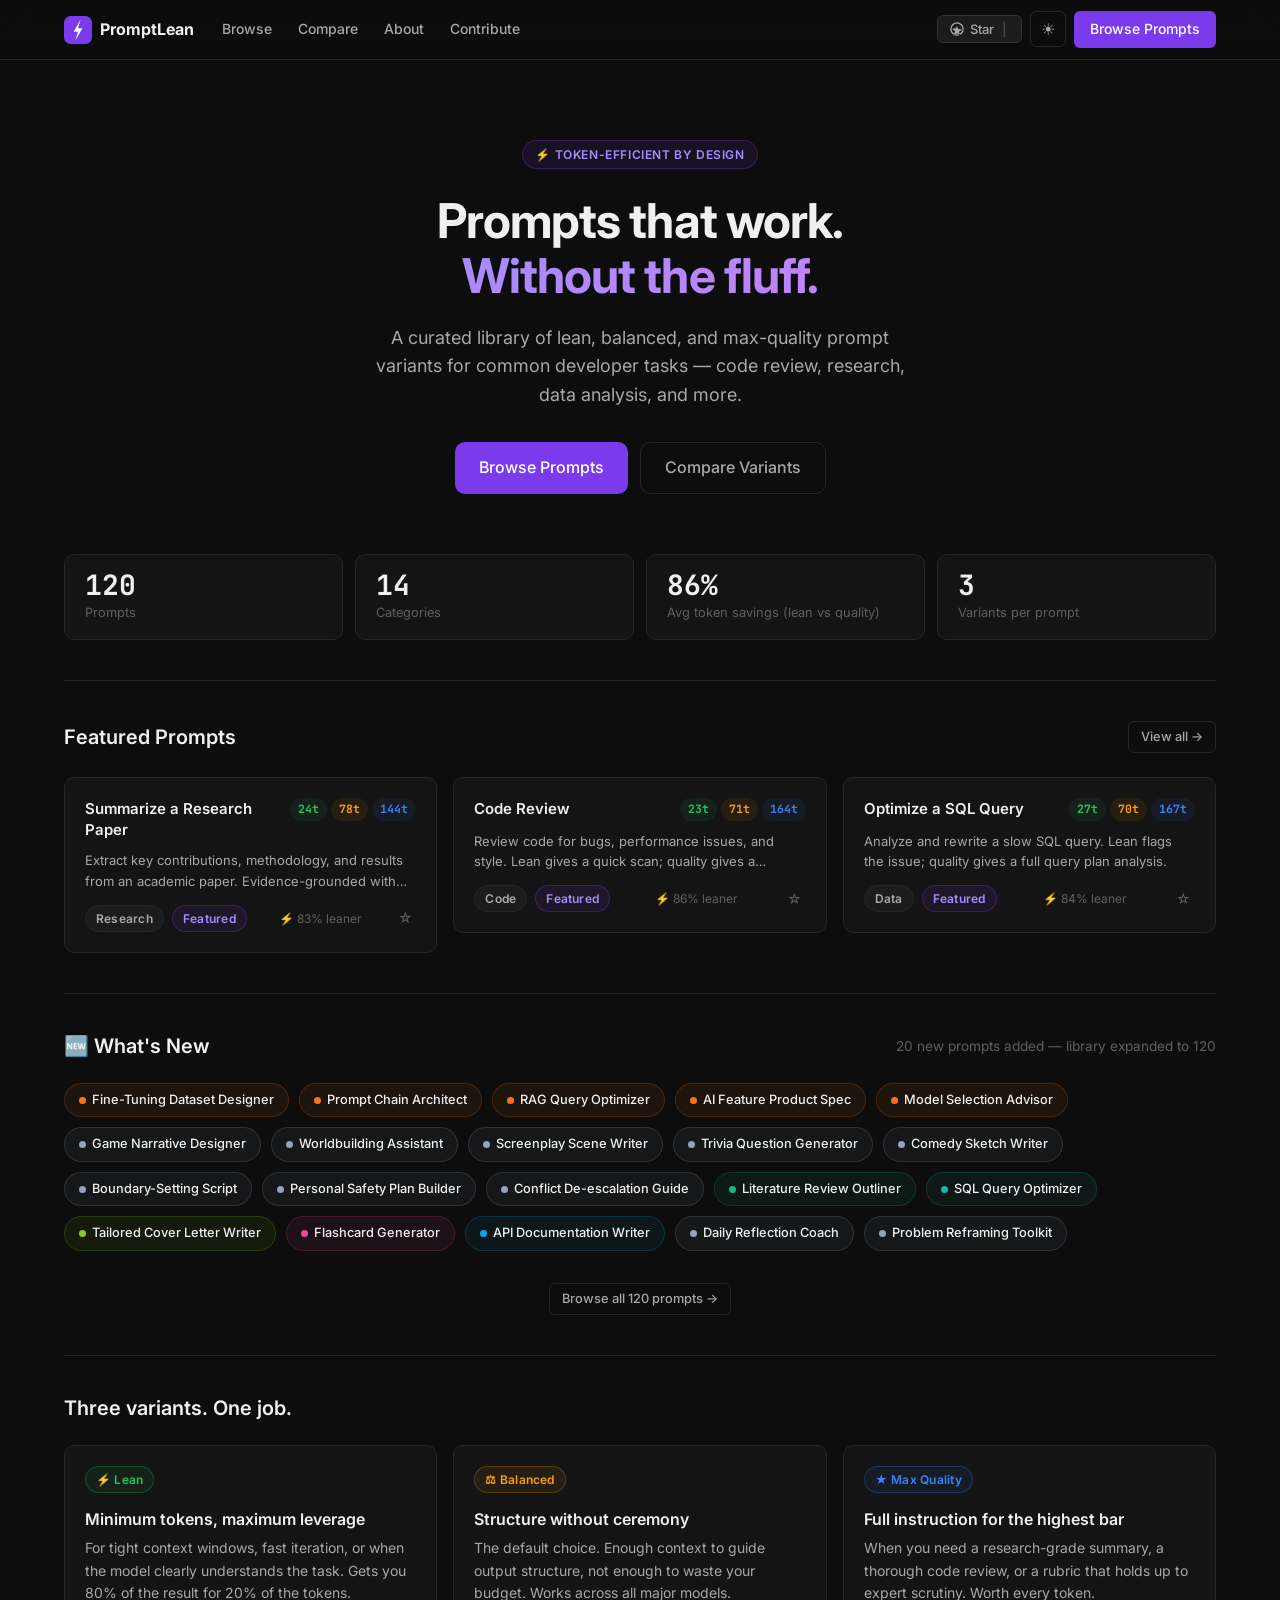
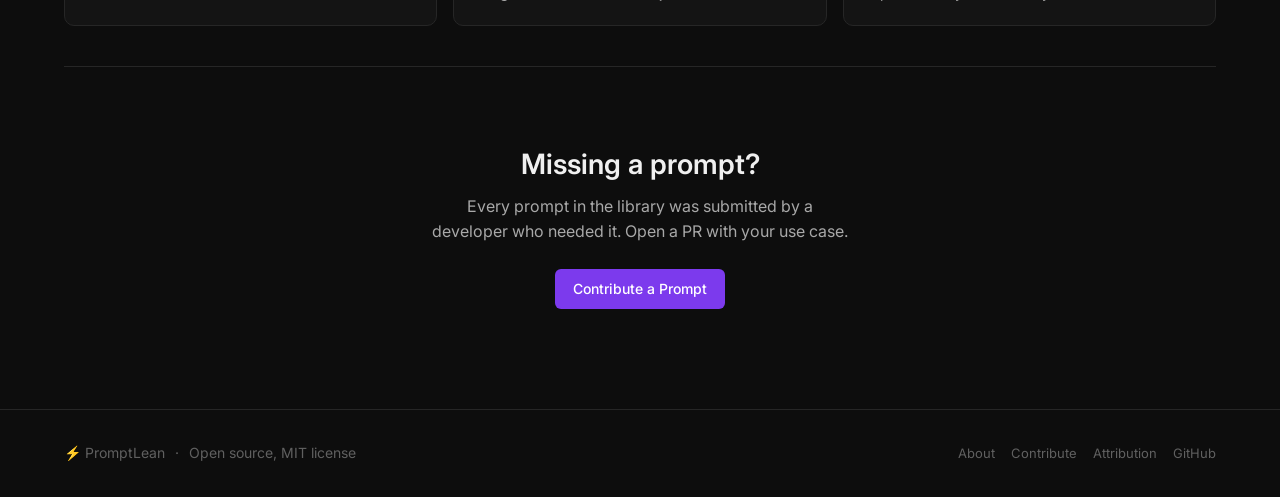
<file: index.html>
<!DOCTYPE html>
<html lang="en" data-theme="dark">
<head>
  <meta charset="UTF-8" />
  <link rel="icon" type="image/svg+xml" href="favicon.svg">
  <meta name="viewport" content="width=device-width, initial-scale=1.0" />
  <title>PromptLean — Token-Efficient Prompt Library for LLMs</title>

  <!-- Primary SEO -->
  <meta name="description" content="PromptLean is a free, open-source library of 120 token-efficient prompts across 14 categories. Every prompt ships with Lean, Balanced, and Max Quality variants — plus model notes and quality benchmarks for GPT-5.4, Claude, Gemini, Grok, Llama, and more." />
  <meta name="keywords" content="prompt engineering, prompt library, LLM prompts, ChatGPT prompts, Claude prompts, Gemini prompts, token optimization, prompt templates, AI prompts, open source prompts, code review prompt, resume prompt, creative writing prompt, interview prep prompt, prompt engineering guide" />
  <meta name="author" content="Md Kishor Morol" />
  <link rel="canonical" href="https://kishormorol.github.io/promptlean/" />

  <!-- Open Graph -->
  <meta property="og:type" content="website" />
  <meta property="og:url" content="https://kishormorol.github.io/promptlean/" />
  <meta property="og:title" content="PromptLean — Token-Efficient Prompt Library for LLMs" />
  <meta property="og:description" content="120 prompts, 14 categories, 3 variants each. Every prompt is benchmarked across GPT-5.4, Claude, Gemini, Grok, Llama, and Mistral. Free and open source." />
  <meta property="og:image" content="https://kishormorol.github.io/promptlean/assets/img/og.png" />
  <meta property="og:site_name" content="PromptLean" />

  <!-- Twitter / X -->
  <meta name="twitter:card" content="summary_large_image" />
  <meta name="twitter:title" content="PromptLean — Token-Efficient Prompt Library for LLMs" />
  <meta name="twitter:description" content="120 prompts, 14 categories, 3 variants each. Benchmarked across 8 frontier models. Free and open source." />
  <meta name="twitter:image" content="https://kishormorol.github.io/promptlean/assets/img/og.png" />

  <!-- JSON-LD structured data -->
  <script type="application/ld+json">
  {
    "@context": "https://schema.org",
    "@type": "SoftwareApplication",
    "name": "PromptLean",
    "url": "https://kishormorol.github.io/promptlean/",
    "description": "Open-source library of token-efficient prompts for LLMs. 120 prompts across 14 categories — code, research, creative writing, career, education, mental health, and more. Every prompt has Lean, Balanced, and Max Quality variants with benchmarks across 8 frontier models.",
    "applicationCategory": "DeveloperApplication",
    "operatingSystem": "Web",
    "offers": { "@type": "Offer", "price": "0", "priceCurrency": "USD" },
    "author": { "@type": "Person", "name": "Md Kishor Morol", "url": "https://github.com/kishormorol" },
    "sourceCode": "https://github.com/kishormorol/promptlean",
    "keywords": "prompt engineering, LLM prompts, ChatGPT prompts, Claude prompts, token optimization, prompt library, prompt templates",
    "featureList": [
      "120 prompts across 14 categories",
      "3 variants per prompt: Lean (18-40 tokens), Balanced (50-110 tokens), Max Quality (85-230 tokens)",
      "Model notes and quality benchmarks for GPT-5.4, Claude Sonnet/Opus 4.6, Gemini 3.1 Pro, Grok 4, Llama 4 Scout, Mistral Large 3, o1",
      "Model × Variant comparison table on every prompt page",
      "Side-by-side variant compare view",
      "Free, no sign-up, no API key required"
    ]
  }
  </script>
  <link rel="preconnect" href="https://fonts.googleapis.com">
  <link href="https://fonts.googleapis.com/css2?family=Inter:wght@400;500;600;700&family=JetBrains+Mono:wght@400;500&display=swap" rel="stylesheet">
  <link rel="stylesheet" href="assets/css/main.css">
</head>
<body>

<nav>
  <div class="nav-inner">
    <a href="index.html" class="nav-logo">
      <img src="assets/img/logo.svg" alt="PromptLean" class="nav-logo-icon" style="border-radius:7px;">
      PromptLean
    </a>
    <div class="nav-links">
      <a href="browse.html" class="nav-link">Browse</a>
      <a href="compare.html" class="nav-link">Compare</a>
      <a href="about.html" class="nav-link">About</a>
      <a href="contribute.html" class="nav-link">Contribute</a>
    </div>
    <div class="nav-actions">
      <a href="https://github.com/kishormorol/promptlean" target="_blank" rel="noopener" class="github-star-btn">
        <svg viewBox="0 0 16 16" fill="currentColor"><path d="M8 .25a7.75 7.75 0 1 0 0 15.5A7.75 7.75 0 0 0 8 .25Zm0 1.5a6.25 6.25 0 1 1 0 12.5A6.25 6.25 0 0 1 8 1.75Zm-.25 3.25a.75.75 0 0 1 .5 0l.963 2.97 3.124.022a.75.75 0 0 1 .44 1.354l-2.527 1.82.972 2.95a.75.75 0 0 1-1.154.838L8 12.845l-2.068 1.414a.75.75 0 0 1-1.154-.838l.972-2.95-2.527-1.82a.75.75 0 0 1 .44-1.354l3.124-.022L7.75 5Z"/></svg>
        <span>Star</span><span class="gh-star-sep">|</span><span id="gh-stars"></span>
      </a>
      <button class="theme-toggle" id="theme-toggle" title="Toggle theme">☀</button>
      <a href="browse.html" class="nav-cta">Browse Prompts</a>
    </div>
  </div>
</nav>

<main class="page-content">
  <!-- Hero -->
  <div class="container">
    <div class="hero" style="padding-top: 40px;">
      <div class="hero-eyebrow">⚡ Token-efficient by design</div>
      <h1>Prompts that work.<br><em>Without the fluff.</em></h1>
      <p class="hero-sub">
        A curated library of lean, balanced, and max-quality prompt variants for common developer tasks — code review, research, data analysis, and more.
      </p>
      <div class="hero-actions">
        <a href="browse.html" class="btn btn-primary btn-lg">Browse Prompts</a>
        <a href="compare.html" class="btn btn-ghost btn-lg">Compare Variants</a>
      </div>
    </div>

    <!-- Stats -->
    <div class="stat-grid mb-8">
      <div class="stat-card">
        <div class="stat-value" id="stat-total">—</div>
        <div class="stat-label">Prompts</div>
      </div>
      <div class="stat-card">
        <div class="stat-value" id="stat-cats">—</div>
        <div class="stat-label">Categories</div>
      </div>
      <div class="stat-card">
        <div class="stat-value" id="stat-savings">—</div>
        <div class="stat-label">Avg token savings (lean vs quality)</div>
      </div>
      <div class="stat-card">
        <div class="stat-value">3</div>
        <div class="stat-label">Variants per prompt</div>
      </div>
    </div>

    <div class="divider"></div>

    <!-- Featured prompts -->
    <div class="section-header mb-6">
      <h2 class="section-title">Featured Prompts</h2>
      <a href="browse.html" class="btn btn-ghost btn-sm">View all →</a>
    </div>

    <div class="grid-3" id="featured-grid">
      <div class="text-3 text-sm">Loading...</div>
    </div>

    <div class="divider"></div>

    <!-- What's New -->
    <div class="section-header mb-6">
      <h2 class="section-title">🆕 What's New</h2>
      <span style="font-size:0.85rem;color:var(--text-3);">20 new prompts added — library expanded to 120</span>
    </div>
    <div id="whats-new-grid" style="display:flex;flex-wrap:wrap;gap:10px;margin-bottom:2rem;"></div>
    <div style="text-align:center;margin-bottom:2rem;">
      <a href="browse.html" class="btn btn-ghost btn-sm">Browse all 120 prompts →</a>
    </div>

    <div class="divider"></div>

    <!-- How it works -->
    <div class="mb-8">
      <h2 class="section-title mb-6">Three variants. One job.</h2>
      <div class="compare-grid" style="grid-template-columns: 1fr 1fr 1fr; gap: 16px;">

        <div class="card">
          <div class="flex-center gap-2 mb-4">
            <span class="badge badge-lean">⚡ Lean</span>
          </div>
          <h4 class="mb-2">Minimum tokens, maximum leverage</h4>
          <p style="font-size: 0.875rem;">For tight context windows, fast iteration, or when the model clearly understands the task. Gets you 80% of the result for 20% of the tokens.</p>
        </div>

        <div class="card">
          <div class="flex-center gap-2 mb-4">
            <span class="badge badge-balanced">⚖ Balanced</span>
          </div>
          <h4 class="mb-2">Structure without ceremony</h4>
          <p style="font-size: 0.875rem;">The default choice. Enough context to guide output structure, not enough to waste your budget. Works across all major models.</p>
        </div>

        <div class="card">
          <div class="flex-center gap-2 mb-4">
            <span class="badge badge-quality">★ Max Quality</span>
          </div>
          <h4 class="mb-2">Full instruction for the highest bar</h4>
          <p style="font-size: 0.875rem;">When you need a research-grade summary, a thorough code review, or a rubric that holds up to expert scrutiny. Worth every token.</p>
        </div>

      </div>
    </div>

    <div class="divider"></div>

    <!-- CTA -->
    <div style="text-align: center; padding: 40px 0 20px;">
      <h2 style="margin-bottom: 12px;">Missing a prompt?</h2>
      <p style="max-width: 420px; margin: 0 auto 24px;">Every prompt in the library was submitted by a developer who needed it. Open a PR with your use case.</p>
      <a href="contribute.html" class="btn btn-primary">Contribute a Prompt</a>
    </div>
  </div>
</main>

<footer>
  <div class="footer-inner">
    <div class="footer-left">
      <span>⚡ PromptLean</span>
      <span>·</span>
      <span>Open source, MIT license</span>
    </div>
    <div class="footer-links">
      <a href="about.html" class="footer-link">About</a>
      <a href="contribute.html" class="footer-link">Contribute</a>
      <a href="https://github.com/kishormorol/promptlean/blob/main/ATTRIBUTION.md" class="footer-link" target="_blank">Attribution</a>
      <a href="https://github.com/kishormorol/promptlean" class="footer-link" target="_blank">GitHub</a>
    </div>
  </div>
</footer>

<div id="toast"></div>
<script src="assets/js/main.js"></script>
<script>
document.addEventListener('DOMContentLoaded', async () => {
  try {
    const data = await PL.loadPrompts();
    const prompts = data.prompts;

    // Stats
    document.getElementById('stat-total').textContent = prompts.length;
    document.getElementById('stat-cats').textContent = data.categories.length;

    const savings = prompts.map(p => {
      const l = p.variants.lean?.token_estimate;
      const q = p.variants.max_quality?.token_estimate;
      return l && q ? Math.round((1 - l/q) * 100) : 0;
    });
    const avg = Math.round(savings.reduce((a,b)=>a+b,0)/savings.length);
    document.getElementById('stat-savings').textContent = avg + '%';

    // Featured grid
    const featured = prompts.filter(p => p.featured).slice(0, 3);
    document.getElementById('featured-grid').innerHTML = featured.map(PL.renderCard).join('');

    // What's New chips
    const newIds = [
      'fine-tuning-dataset-designer','prompt-chain-architect','rag-query-optimizer',
      'ai-product-feature-spec','model-selection-advisor',
      'game-narrative-designer','worldbuilding-assistant','screenplay-scene-writer',
      'trivia-question-generator','comedy-sketch-writer',
      'boundary-setting-script','safety-plan-builder','de-escalation-guide',
      'literature-review-outline','sql-query-optimizer','cover-letter-writer',
      'flashcard-generator','api-documentation-writer','daily-reflection-coach','problem-reframing'
    ];
    const newPrompts = newIds.map(id => prompts.find(p => p.id === id)).filter(Boolean);
    const catColors = {
      'Code':'#6366f1','Engineering':'#0ea5e9','Writing':'#f59e0b','Research':'#10b981',
      'Productivity':'#8b5cf6','Education & Tutoring':'#ec4899','AI / ML':'#f97316',
      'Data':'#14b8a6','Career & Professional Growth':'#84cc16','General Purpose':'#94a3b8'
    };
    document.getElementById('whats-new-grid').innerHTML = newPrompts.map(p => {
      const color = catColors[p.category] || '#94a3b8';
      return `<a href="prompt.html?id=${p.id}" style="
        display:inline-flex;align-items:center;gap:6px;padding:6px 14px;
        border-radius:999px;border:1px solid ${color}33;background:${color}11;
        color:var(--text-1);text-decoration:none;font-size:0.8rem;font-weight:500;
        transition:background 0.15s;white-space:nowrap;
      " onmouseover="this.style.background='${color}22'" onmouseout="this.style.background='${color}11'">
        <span style="width:7px;height:7px;border-radius:50%;background:${color};flex-shrink:0;"></span>
        ${p.title}
      </a>`;
    }).join('');
  } catch (err) {
    PL.showError('featured-grid', err.message);
  }
});
</script>
</body>
</html>
</file>
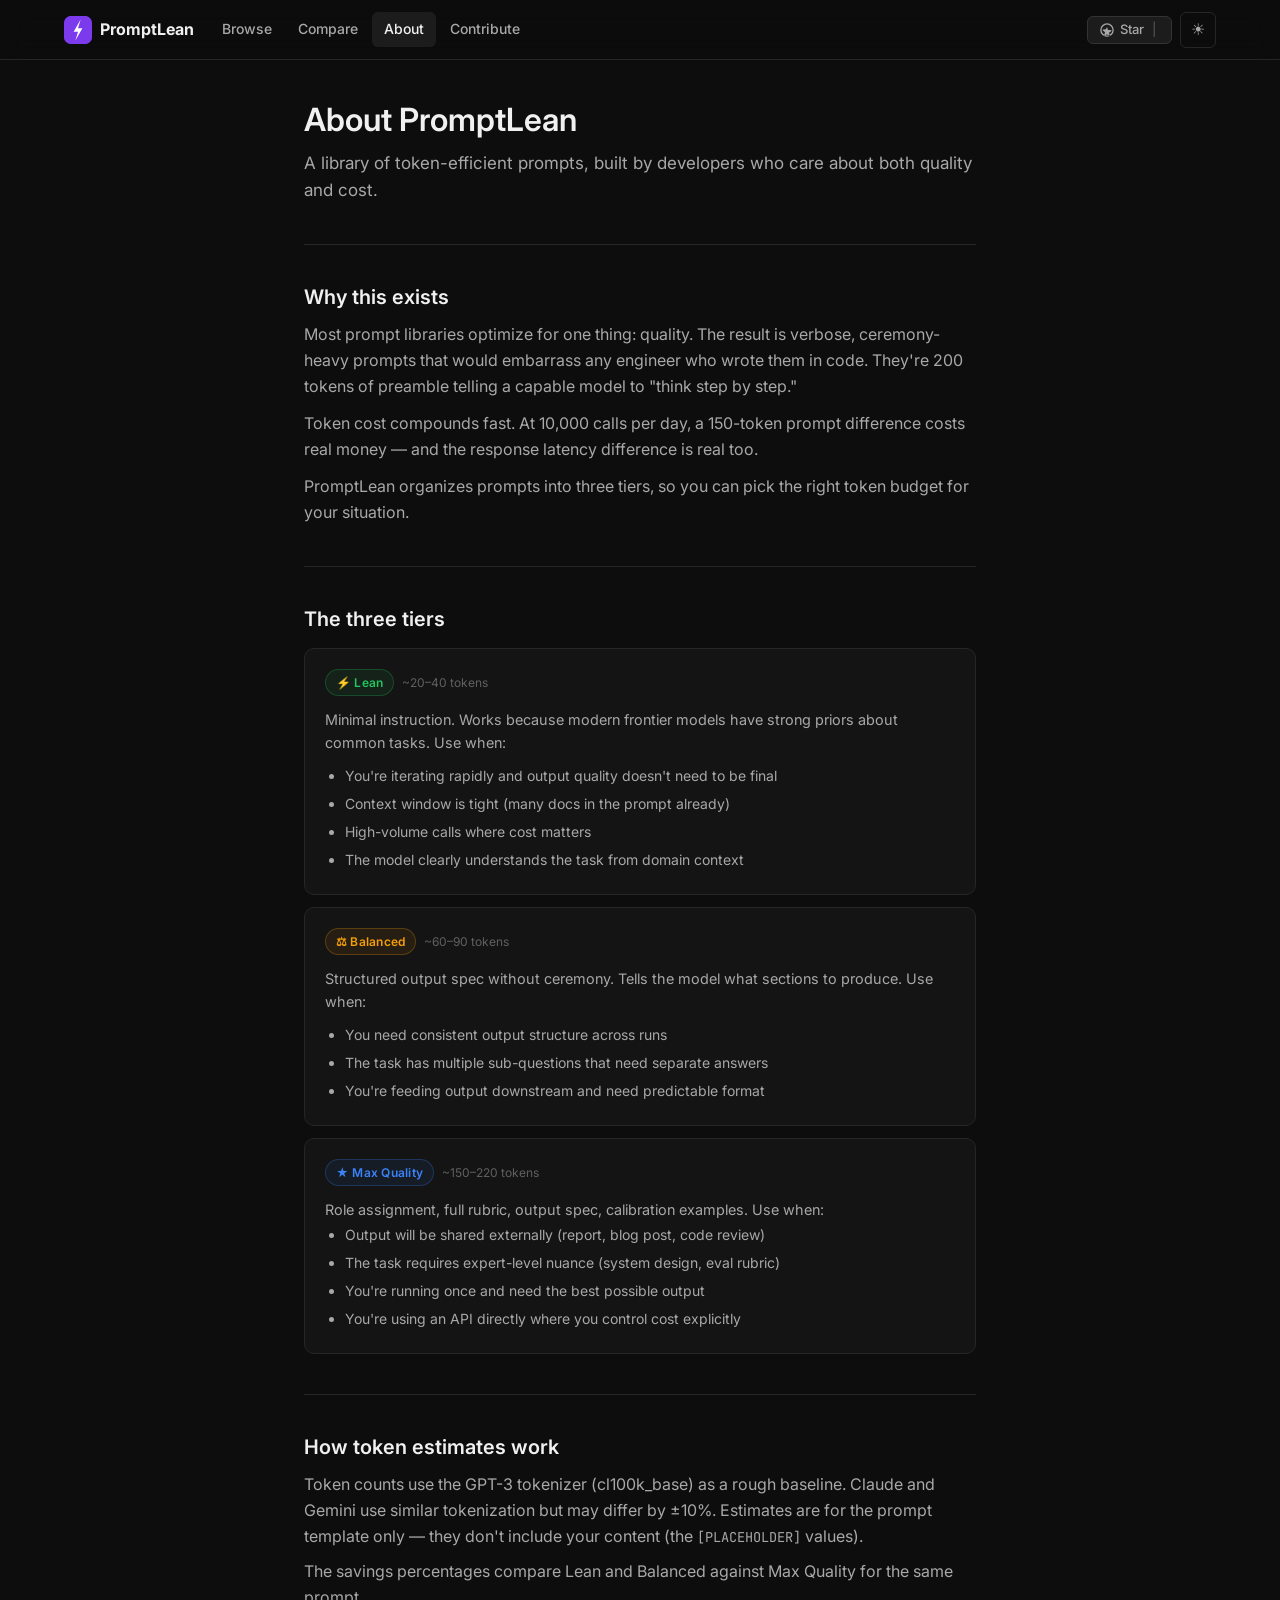
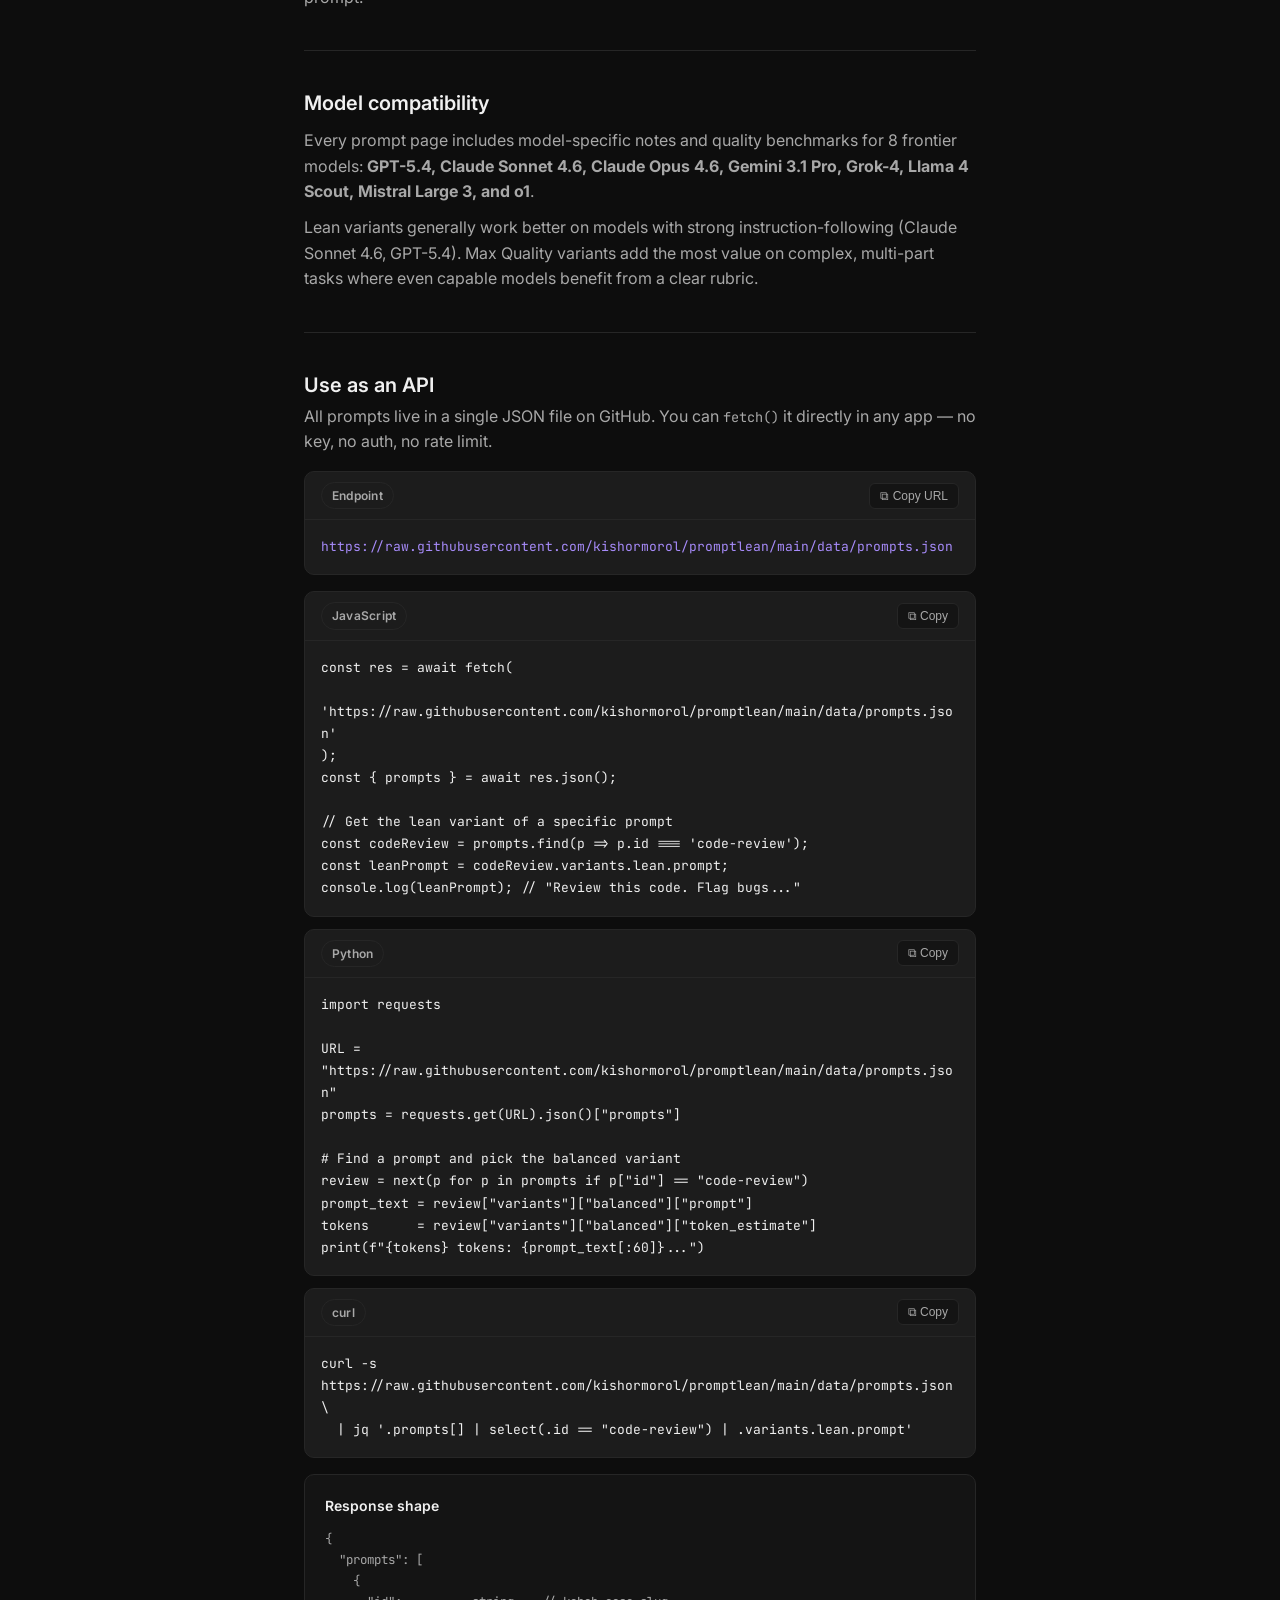
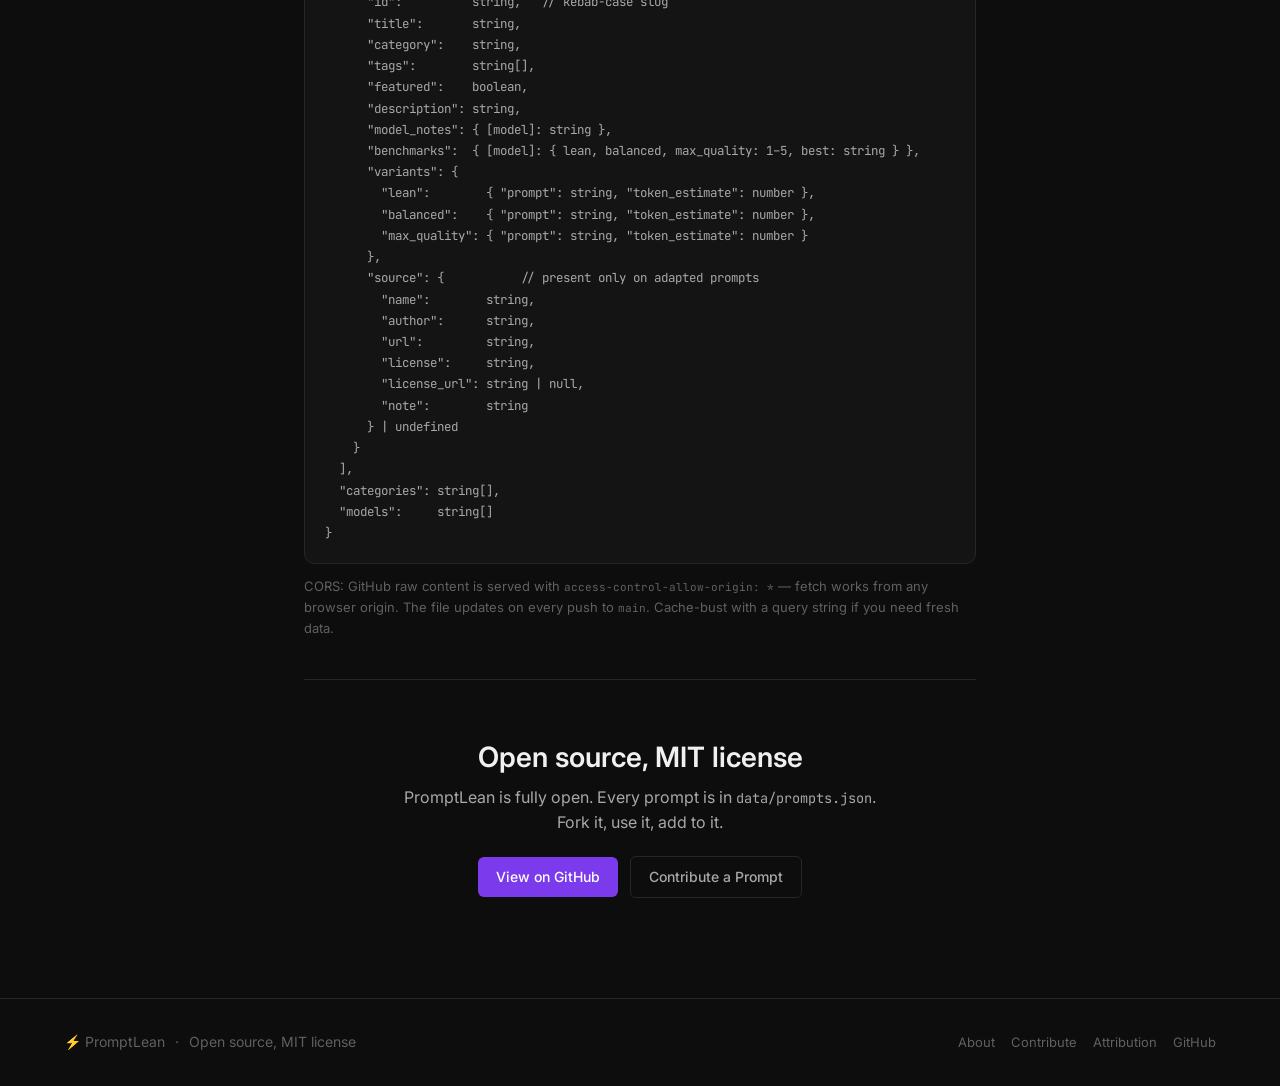
<file: about.html>
<!DOCTYPE html>
<html lang="en" data-theme="dark">
<head>
  <meta charset="UTF-8" />
  <link rel="icon" type="image/svg+xml" href="favicon.svg">
  <meta name="viewport" content="width=device-width, initial-scale=1.0" />
  <title>About — PromptLean</title>
  <meta name="description" content="Why PromptLean exists and how it works.">
  <link rel="preconnect" href="https://fonts.googleapis.com">
  <link href="https://fonts.googleapis.com/css2?family=Inter:wght@400;500;600;700&family=JetBrains+Mono:wght@400;500&display=swap" rel="stylesheet">
  <link rel="stylesheet" href="assets/css/main.css">
</head>
<body>

<nav>
  <div class="nav-inner">
    <a href="index.html" class="nav-logo">
      <img src="assets/img/logo.svg" alt="PromptLean" class="nav-logo-icon" style="border-radius:7px;">
      PromptLean
    </a>
    <div class="nav-links">
      <a href="browse.html" class="nav-link">Browse</a>
      <a href="compare.html" class="nav-link">Compare</a>
      <a href="about.html" class="nav-link active">About</a>
      <a href="contribute.html" class="nav-link">Contribute</a>
    </div>
    <div class="nav-actions">
      <a href="https://github.com/kishormorol/promptlean" target="_blank" rel="noopener" class="github-star-btn">
        <svg viewBox="0 0 16 16" fill="currentColor"><path d="M8 .25a7.75 7.75 0 1 0 0 15.5A7.75 7.75 0 0 0 8 .25Zm0 1.5a6.25 6.25 0 1 1 0 12.5A6.25 6.25 0 0 1 8 1.75Zm-.25 3.25a.75.75 0 0 1 .5 0l.963 2.97 3.124.022a.75.75 0 0 1 .44 1.354l-2.527 1.82.972 2.95a.75.75 0 0 1-1.154.838L8 12.845l-2.068 1.414a.75.75 0 0 1-1.154-.838l.972-2.95-2.527-1.82a.75.75 0 0 1 .44-1.354l3.124-.022L7.75 5Z"/></svg>
        <span>Star</span><span class="gh-star-sep">|</span><span id="gh-stars"></span>
      </a>
      <button class="theme-toggle" id="theme-toggle" title="Toggle theme">☀</button>
    </div>
  </div>
</nav>

<main class="page-content">
  <div class="container" style="max-width: 720px;">

    <div class="mb-8">
      <h1 style="font-size: 2rem; margin-bottom: 10px;">About PromptLean</h1>
      <p style="font-size: 1.0625rem;">A library of token-efficient prompts, built by developers who care about both quality and cost.</p>
    </div>

    <div class="divider"></div>

    <div class="mb-8">
      <h2 style="font-size: 1.25rem; margin-bottom: 12px;">Why this exists</h2>
      <p style="margin-bottom: 12px;">Most prompt libraries optimize for one thing: quality. The result is verbose, ceremony-heavy prompts that would embarrass any engineer who wrote them in code. They're 200 tokens of preamble telling a capable model to "think step by step."</p>
      <p style="margin-bottom: 12px;">Token cost compounds fast. At 10,000 calls per day, a 150-token prompt difference costs real money — and the response latency difference is real too.</p>
      <p>PromptLean organizes prompts into three tiers, so you can pick the right token budget for your situation.</p>
    </div>

    <div class="divider"></div>

    <div class="mb-8">
      <h2 style="font-size: 1.25rem; margin-bottom: 16px;">The three tiers</h2>

      <div class="card mb-3">
        <div class="flex-center gap-2 mb-3">
          <span class="badge badge-lean">⚡ Lean</span>
          <span class="text-xs text-3">~20–40 tokens</span>
        </div>
        <p style="font-size: 0.9rem; margin-bottom: 8px;">Minimal instruction. Works because modern frontier models have strong priors about common tasks. Use when:</p>
        <ul style="font-size: 0.875rem; color: var(--text-2); padding-left: 20px; line-height: 2;">
          <li>You're iterating rapidly and output quality doesn't need to be final</li>
          <li>Context window is tight (many docs in the prompt already)</li>
          <li>High-volume calls where cost matters</li>
          <li>The model clearly understands the task from domain context</li>
        </ul>
      </div>

      <div class="card mb-3">
        <div class="flex-center gap-2 mb-3">
          <span class="badge badge-balanced">⚖ Balanced</span>
          <span class="text-xs text-3">~60–90 tokens</span>
        </div>
        <p style="font-size: 0.9rem; margin-bottom: 8px;">Structured output spec without ceremony. Tells the model what sections to produce. Use when:</p>
        <ul style="font-size: 0.875rem; color: var(--text-2); padding-left: 20px; line-height: 2;">
          <li>You need consistent output structure across runs</li>
          <li>The task has multiple sub-questions that need separate answers</li>
          <li>You're feeding output downstream and need predictable format</li>
        </ul>
      </div>

      <div class="card">
        <div class="flex-center gap-2 mb-3">
          <span class="badge badge-quality">★ Max Quality</span>
          <span class="text-xs text-3">~150–220 tokens</span>
        </div>
        <p style="font-size: 0.9rem; margin-bottom-8px;">Role assignment, full rubric, output spec, calibration examples. Use when:</p>
        <ul style="font-size: 0.875rem; color: var(--text-2); padding-left: 20px; line-height: 2;">
          <li>Output will be shared externally (report, blog post, code review)</li>
          <li>The task requires expert-level nuance (system design, eval rubric)</li>
          <li>You're running once and need the best possible output</li>
          <li>You're using an API directly where you control cost explicitly</li>
        </ul>
      </div>
    </div>

    <div class="divider"></div>

    <div class="mb-8">
      <h2 style="font-size: 1.25rem; margin-bottom: 12px;">How token estimates work</h2>
      <p style="margin-bottom: 10px;">Token counts use the GPT-3 tokenizer (cl100k_base) as a rough baseline. Claude and Gemini use similar tokenization but may differ by ±10%. Estimates are for the prompt template only — they don't include your content (the <code style="font-family: var(--font-mono); font-size: 0.85em;">[PLACEHOLDER]</code> values).</p>
      <p>The savings percentages compare Lean and Balanced against Max Quality for the same prompt.</p>
    </div>

    <div class="divider"></div>

    <div class="mb-8">
      <h2 style="font-size: 1.25rem; margin-bottom: 12px;">Model compatibility</h2>
      <p style="margin-bottom: 10px;">Every prompt page includes model-specific notes and quality benchmarks for 8 frontier models: <strong>GPT-5.4, Claude Sonnet 4.6, Claude Opus 4.6, Gemini 3.1 Pro, Grok-4, Llama 4 Scout, Mistral Large 3, and o1</strong>.</p>
      <p>Lean variants generally work better on models with strong instruction-following (Claude Sonnet 4.6, GPT-5.4). Max Quality variants add the most value on complex, multi-part tasks where even capable models benefit from a clear rubric.</p>
    </div>

    <div class="divider"></div>

    <div class="mb-8" id="api">
      <h2 style="font-size: 1.25rem; margin-bottom: 6px;">Use as an API</h2>
      <p style="margin-bottom: 16px;">All prompts live in a single JSON file on GitHub. You can <code style="font-family: var(--font-mono); font-size: 0.85em;">fetch()</code> it directly in any app — no key, no auth, no rate limit.</p>

      <div class="prompt-block mb-4">
        <div class="prompt-block-header">
          <span class="badge badge-cat">Endpoint</span>
          <button class="copy-btn" onclick="PL.copy('https://raw.githubusercontent.com/kishormorol/promptlean/main/data/prompts.json')">⧉ Copy URL</button>
        </div>
        <pre class="prompt-text" style="color: var(--accent-light);">https://raw.githubusercontent.com/kishormorol/promptlean/main/data/prompts.json</pre>
      </div>

      <div style="display: flex; flex-direction: column; gap: 12px;">

        <div class="prompt-block">
          <div class="prompt-block-header">
            <span class="badge badge-cat">JavaScript</span>
            <button class="copy-btn" onclick="copySnippet('snippet-js')">⧉ Copy</button>
          </div>
          <pre class="prompt-text" id="snippet-js">const res = await fetch(
  'https://raw.githubusercontent.com/kishormorol/promptlean/main/data/prompts.json'
);
const { prompts } = await res.json();

// Get the lean variant of a specific prompt
const codeReview = prompts.find(p => p.id === 'code-review');
const leanPrompt = codeReview.variants.lean.prompt;
console.log(leanPrompt); // "Review this code. Flag bugs..."</pre>
        </div>

        <div class="prompt-block">
          <div class="prompt-block-header">
            <span class="badge badge-cat">Python</span>
            <button class="copy-btn" onclick="copySnippet('snippet-py')">⧉ Copy</button>
          </div>
          <pre class="prompt-text" id="snippet-py">import requests

URL = "https://raw.githubusercontent.com/kishormorol/promptlean/main/data/prompts.json"
prompts = requests.get(URL).json()["prompts"]

# Find a prompt and pick the balanced variant
review = next(p for p in prompts if p["id"] == "code-review")
prompt_text = review["variants"]["balanced"]["prompt"]
tokens      = review["variants"]["balanced"]["token_estimate"]
print(f"{tokens} tokens: {prompt_text[:60]}...")</pre>
        </div>

        <div class="prompt-block">
          <div class="prompt-block-header">
            <span class="badge badge-cat">curl</span>
            <button class="copy-btn" onclick="copySnippet('snippet-curl')">⧉ Copy</button>
          </div>
          <pre class="prompt-text" id="snippet-curl">curl -s https://raw.githubusercontent.com/kishormorol/promptlean/main/data/prompts.json \
  | jq '.prompts[] | select(.id == "code-review") | .variants.lean.prompt'</pre>
        </div>

      </div>

      <div class="card" style="margin-top: 16px;">
        <div style="font-size: 0.875rem; font-weight: 600; margin-bottom: 10px;">Response shape</div>
        <pre style="font-family: var(--font-mono); font-size: 0.78rem; color: var(--text-2); line-height: 1.7; white-space: pre-wrap;">{
  "prompts": [
    {
      "id":          string,   // kebab-case slug
      "title":       string,
      "category":    string,
      "tags":        string[],
      "featured":    boolean,
      "description": string,
      "model_notes": { [model]: string },
      "benchmarks":  { [model]: { lean, balanced, max_quality: 1–5, best: string } },
      "variants": {
        "lean":        { "prompt": string, "token_estimate": number },
        "balanced":    { "prompt": string, "token_estimate": number },
        "max_quality": { "prompt": string, "token_estimate": number }
      },
      "source": {           // present only on adapted prompts
        "name":        string,
        "author":      string,
        "url":         string,
        "license":     string,
        "license_url": string | null,
        "note":        string
      } | undefined
    }
  ],
  "categories": string[],
  "models":     string[]
}</pre>
      </div>

      <p style="margin-top: 12px; font-size: 0.8125rem; color: var(--text-3);">
        CORS: GitHub raw content is served with <code style="font-family: var(--font-mono); font-size: 0.85em;">access-control-allow-origin: *</code> — fetch works from any browser origin.
        The file updates on every push to <code style="font-family: var(--font-mono); font-size: 0.85em;">main</code>. Cache-bust with a query string if you need fresh data.
      </p>
    </div>

    <div class="divider"></div>

    <div style="text-align: center; padding: 20px 0;">
      <h2 style="margin-bottom: 10px;">Open source, MIT license</h2>
      <p style="margin-bottom: 20px; max-width: 480px; margin-left: auto; margin-right: auto;">PromptLean is fully open. Every prompt is in <code style="font-family: var(--font-mono); font-size: 0.85em;">data/prompts.json</code>. Fork it, use it, add to it.</p>
      <div class="flex-center gap-3" style="justify-content: center; flex-wrap: wrap;">
        <a href="https://github.com/kishormorol/promptlean" class="btn btn-primary" target="_blank">View on GitHub</a>
        <a href="contribute.html" class="btn btn-ghost">Contribute a Prompt</a>
      </div>
    </div>

  </div>
</main>

<footer>
  <div class="footer-inner">
    <div class="footer-left">
      <span>⚡ PromptLean</span>
      <span>·</span>
      <span>Open source, MIT license</span>
    </div>
    <div class="footer-links">
      <a href="about.html" class="footer-link">About</a>
      <a href="contribute.html" class="footer-link">Contribute</a>
      <a href="https://github.com/kishormorol/promptlean/blob/main/ATTRIBUTION.md" class="footer-link" target="_blank">Attribution</a>
      <a href="https://github.com/kishormorol/promptlean" class="footer-link" target="_blank">GitHub</a>
    </div>
  </div>
</footer>

<div id="toast"></div>
<script src="assets/js/main.js"></script>
<script>
window.copySnippet = (elId) => {
  const text = document.getElementById(elId)?.textContent || '';
  PL.copy(text);
};
</script>
</body>
</html>
</file>
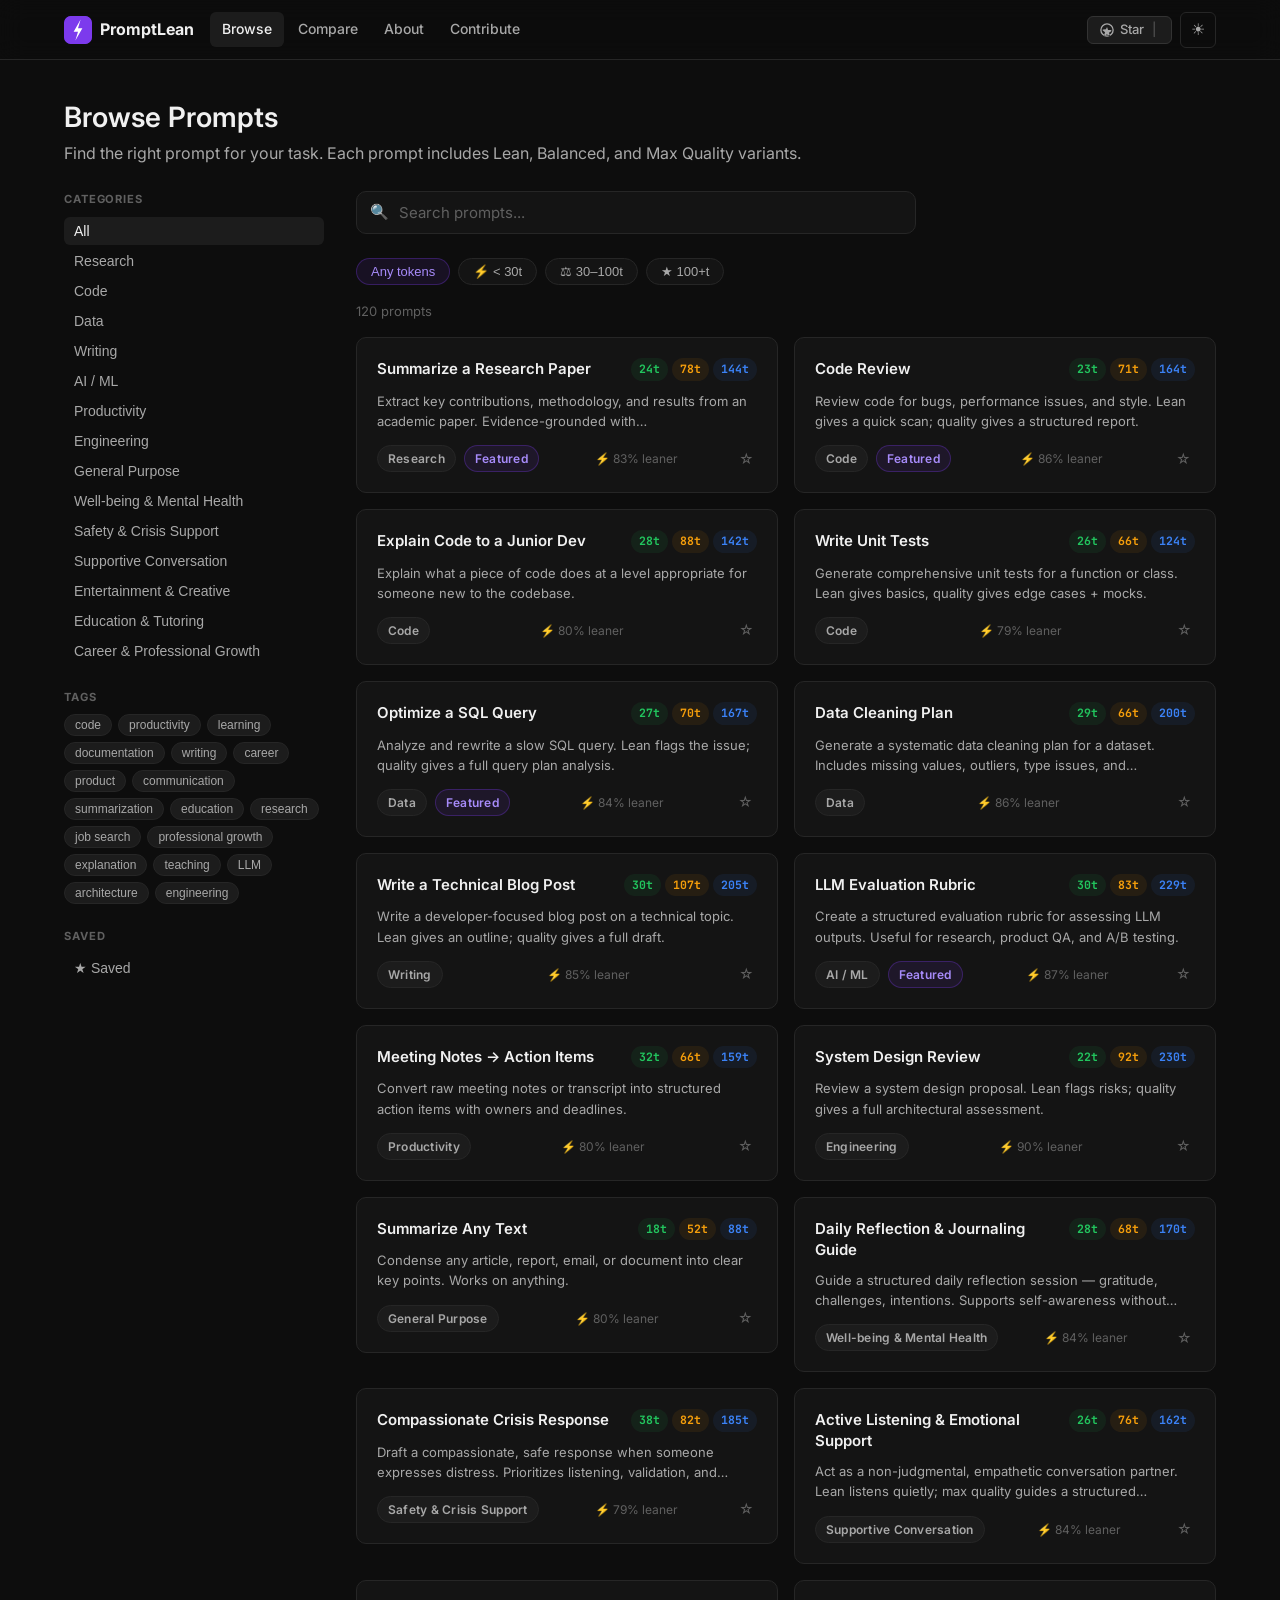
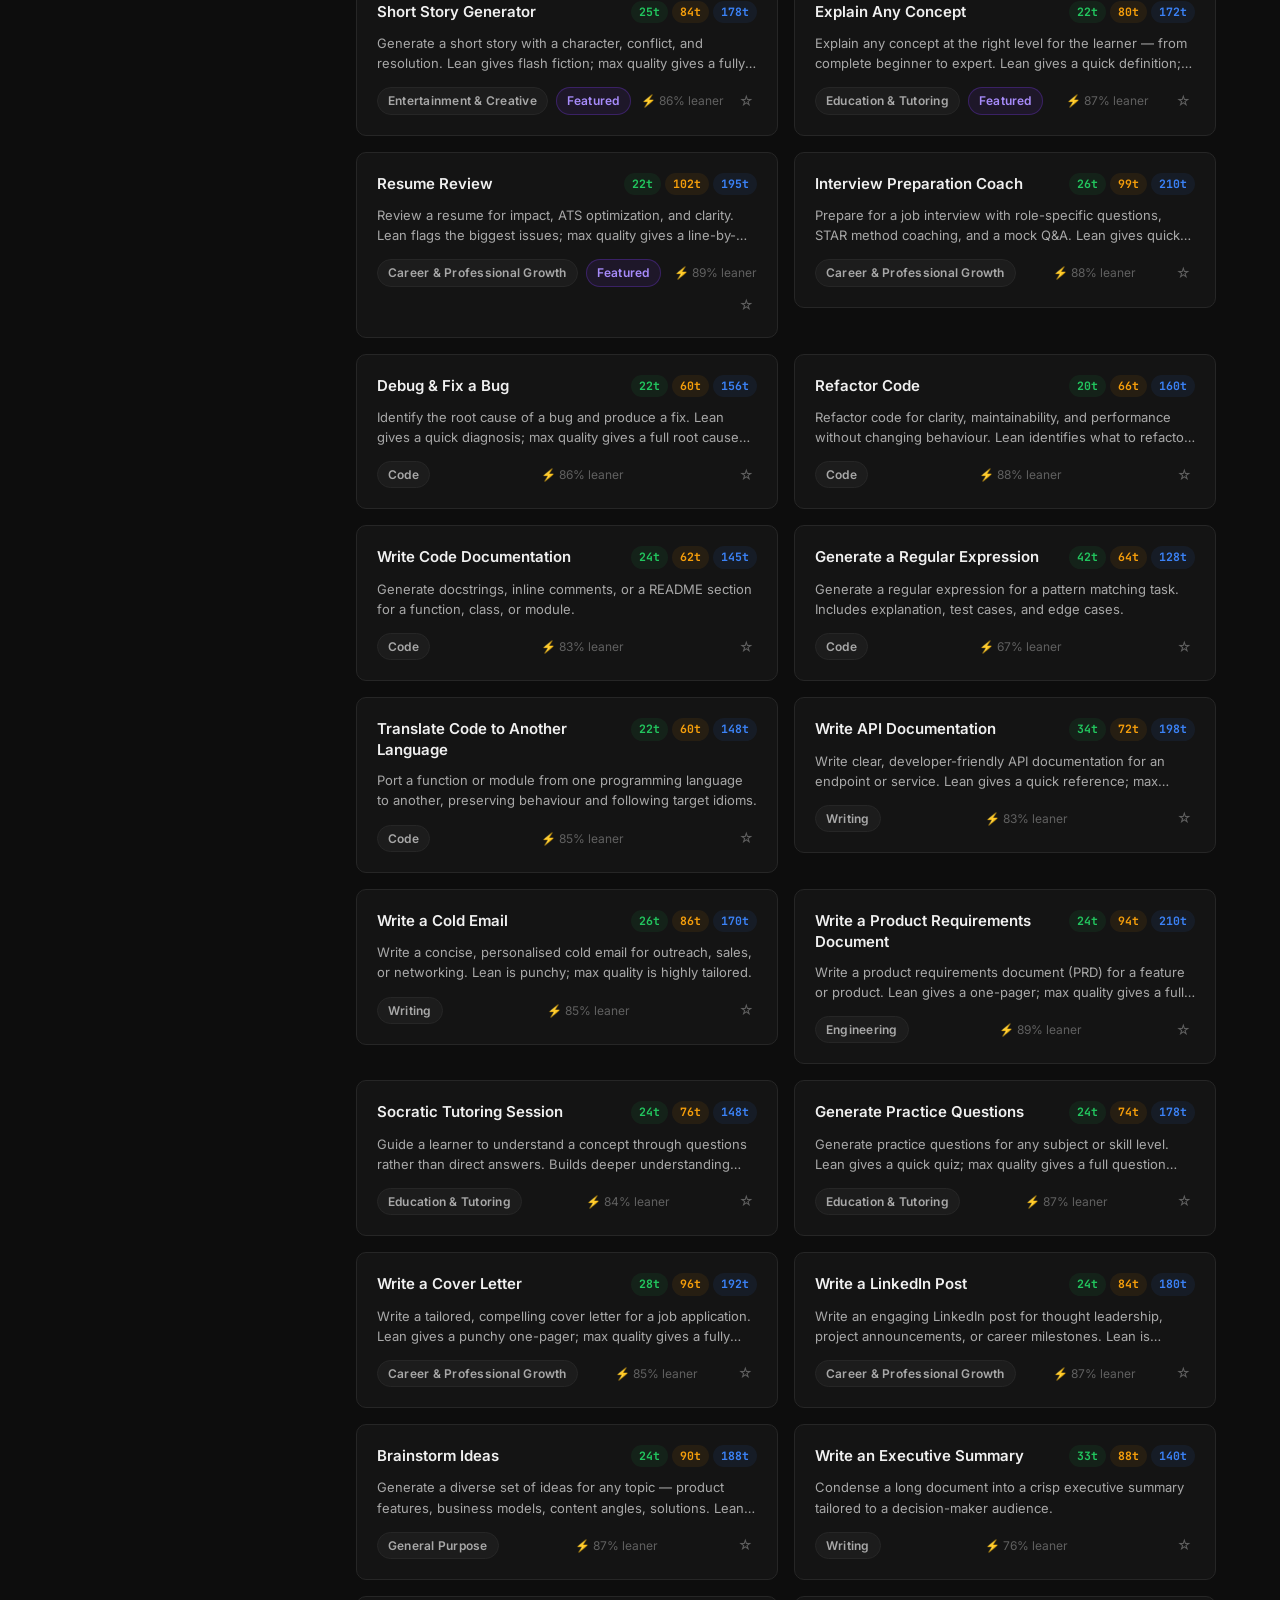
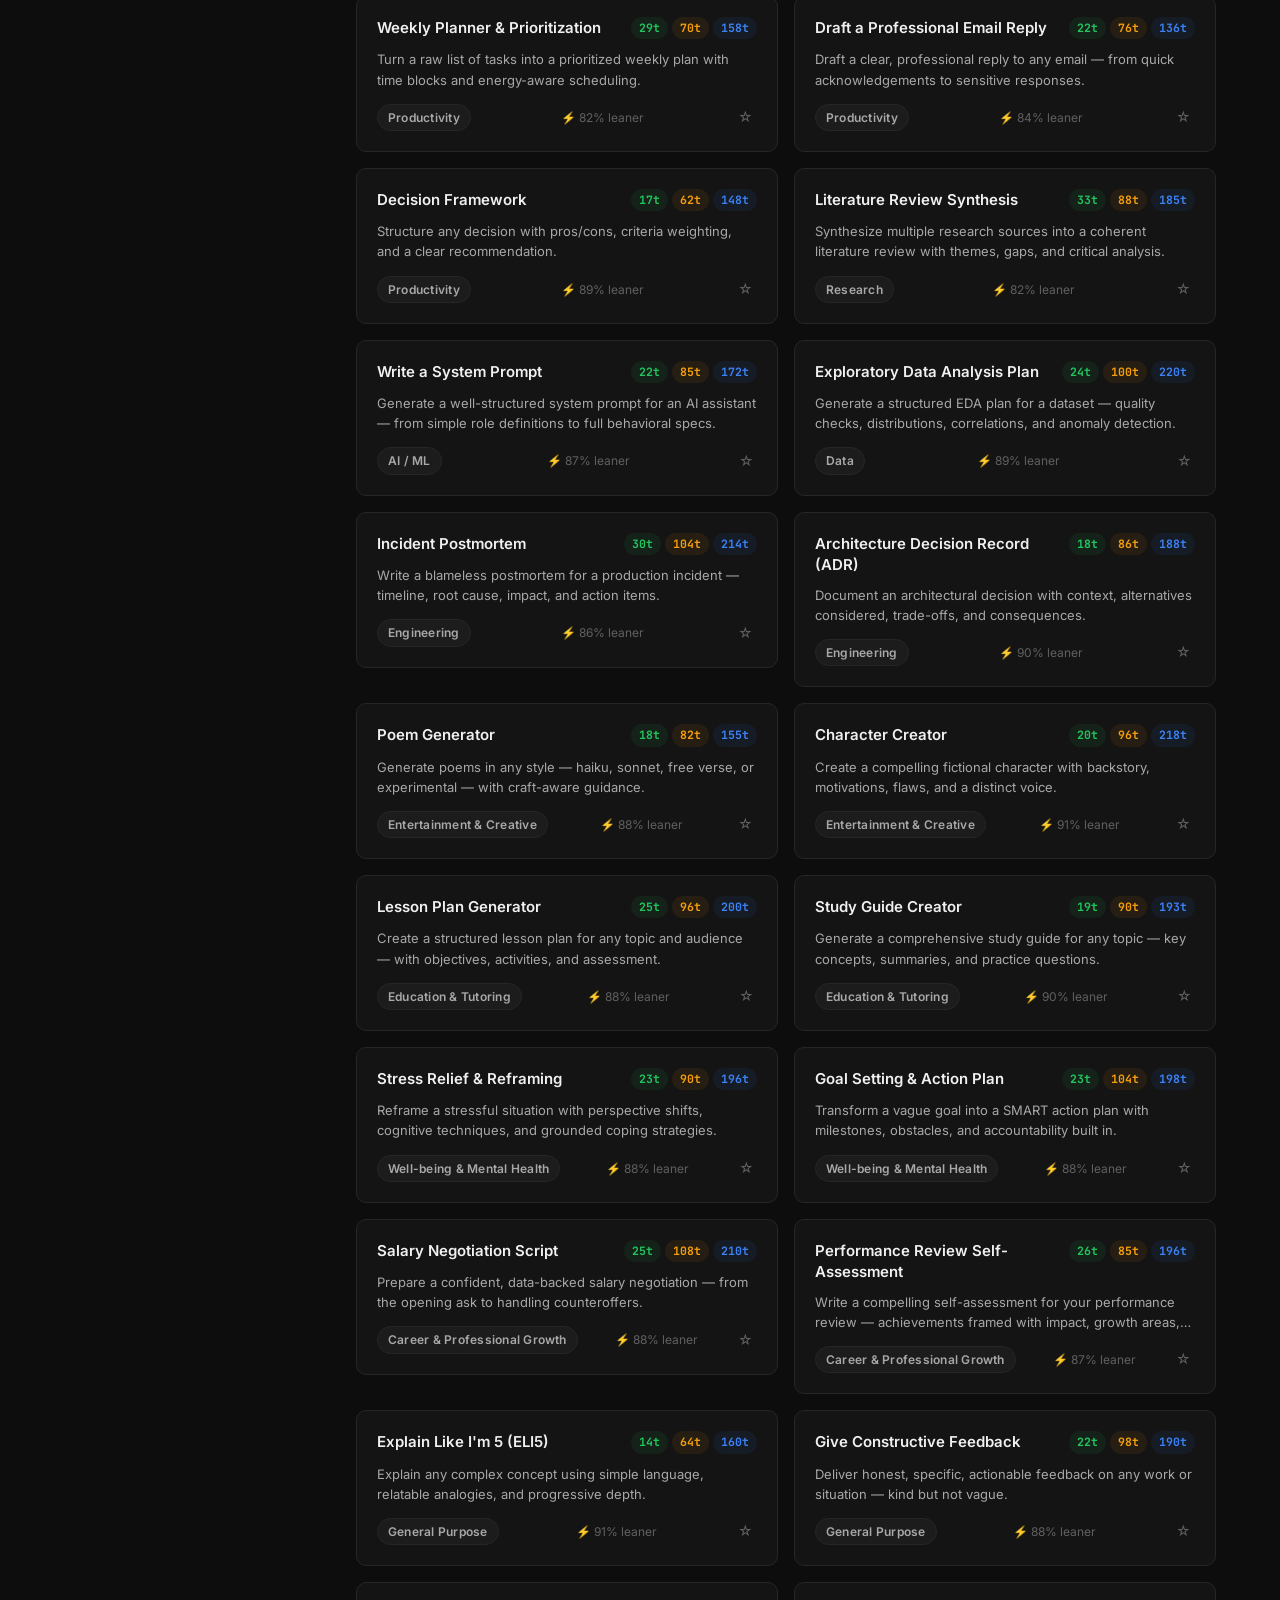
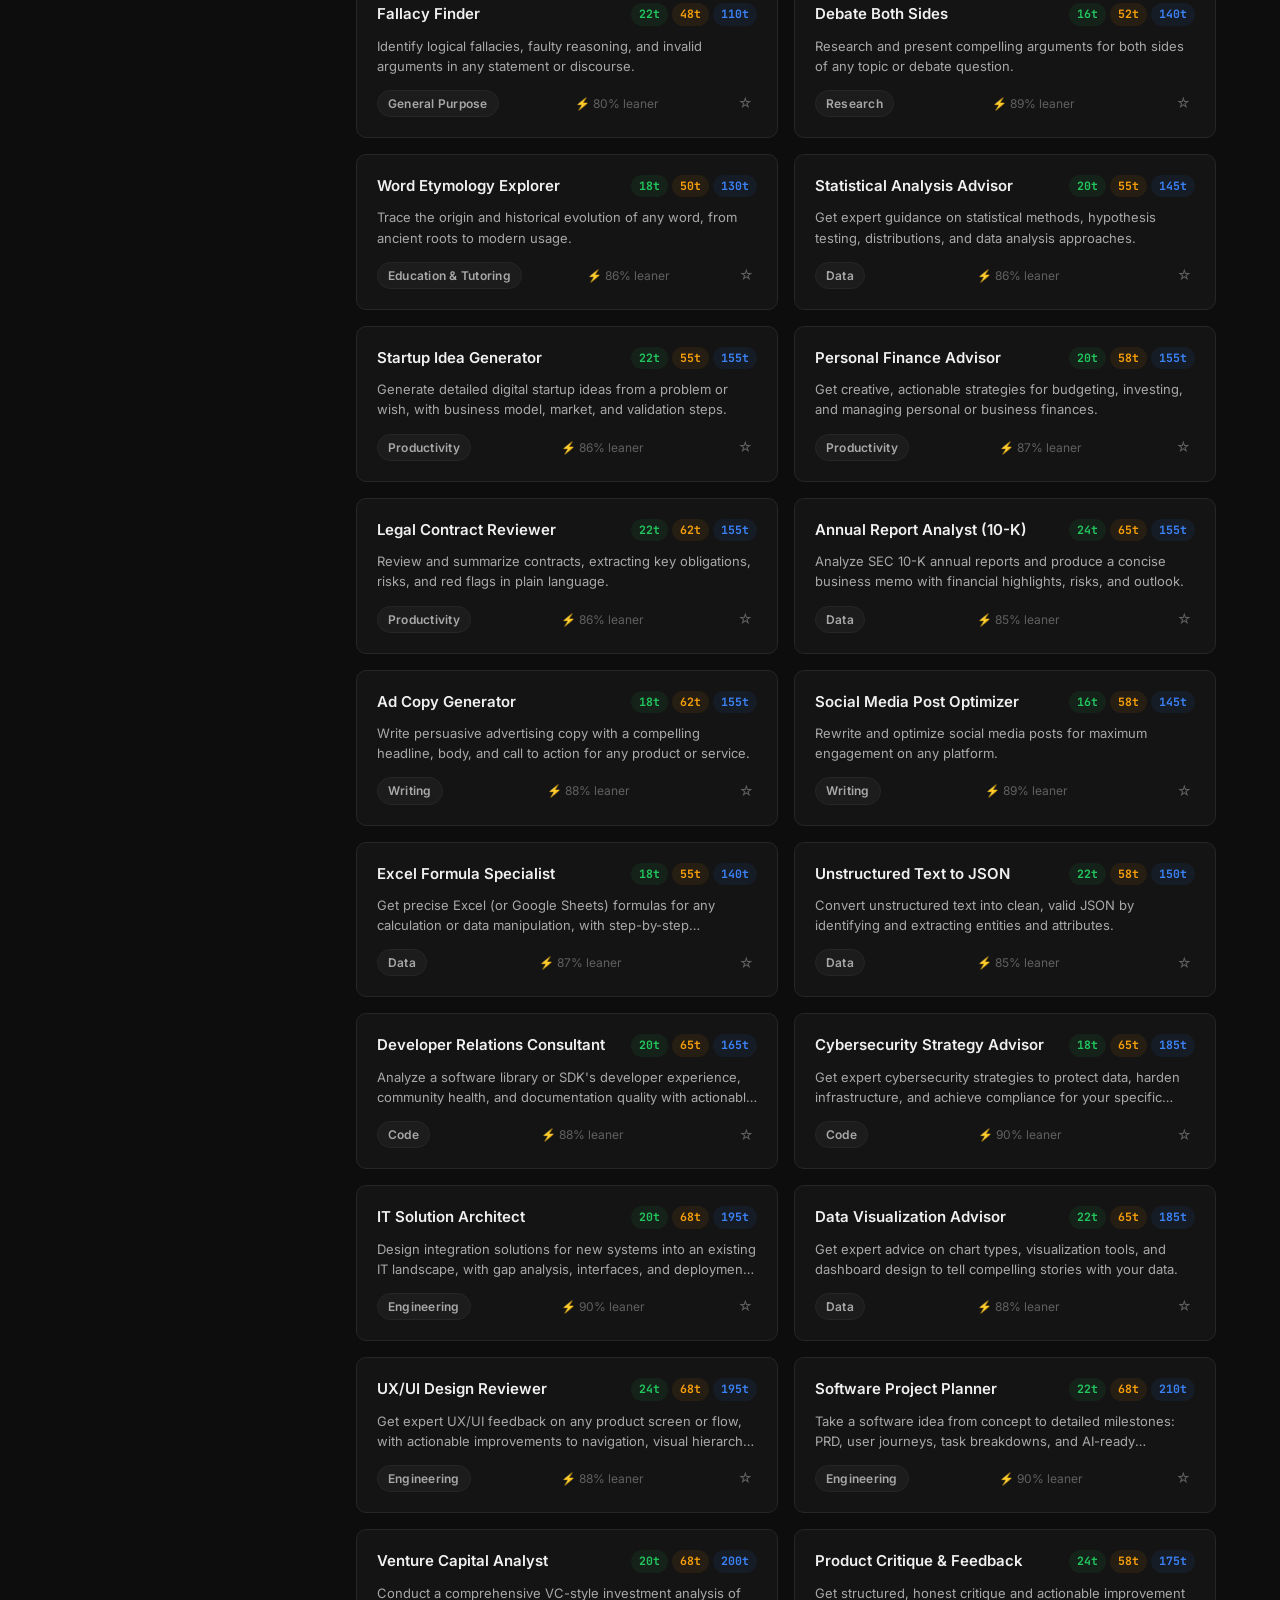
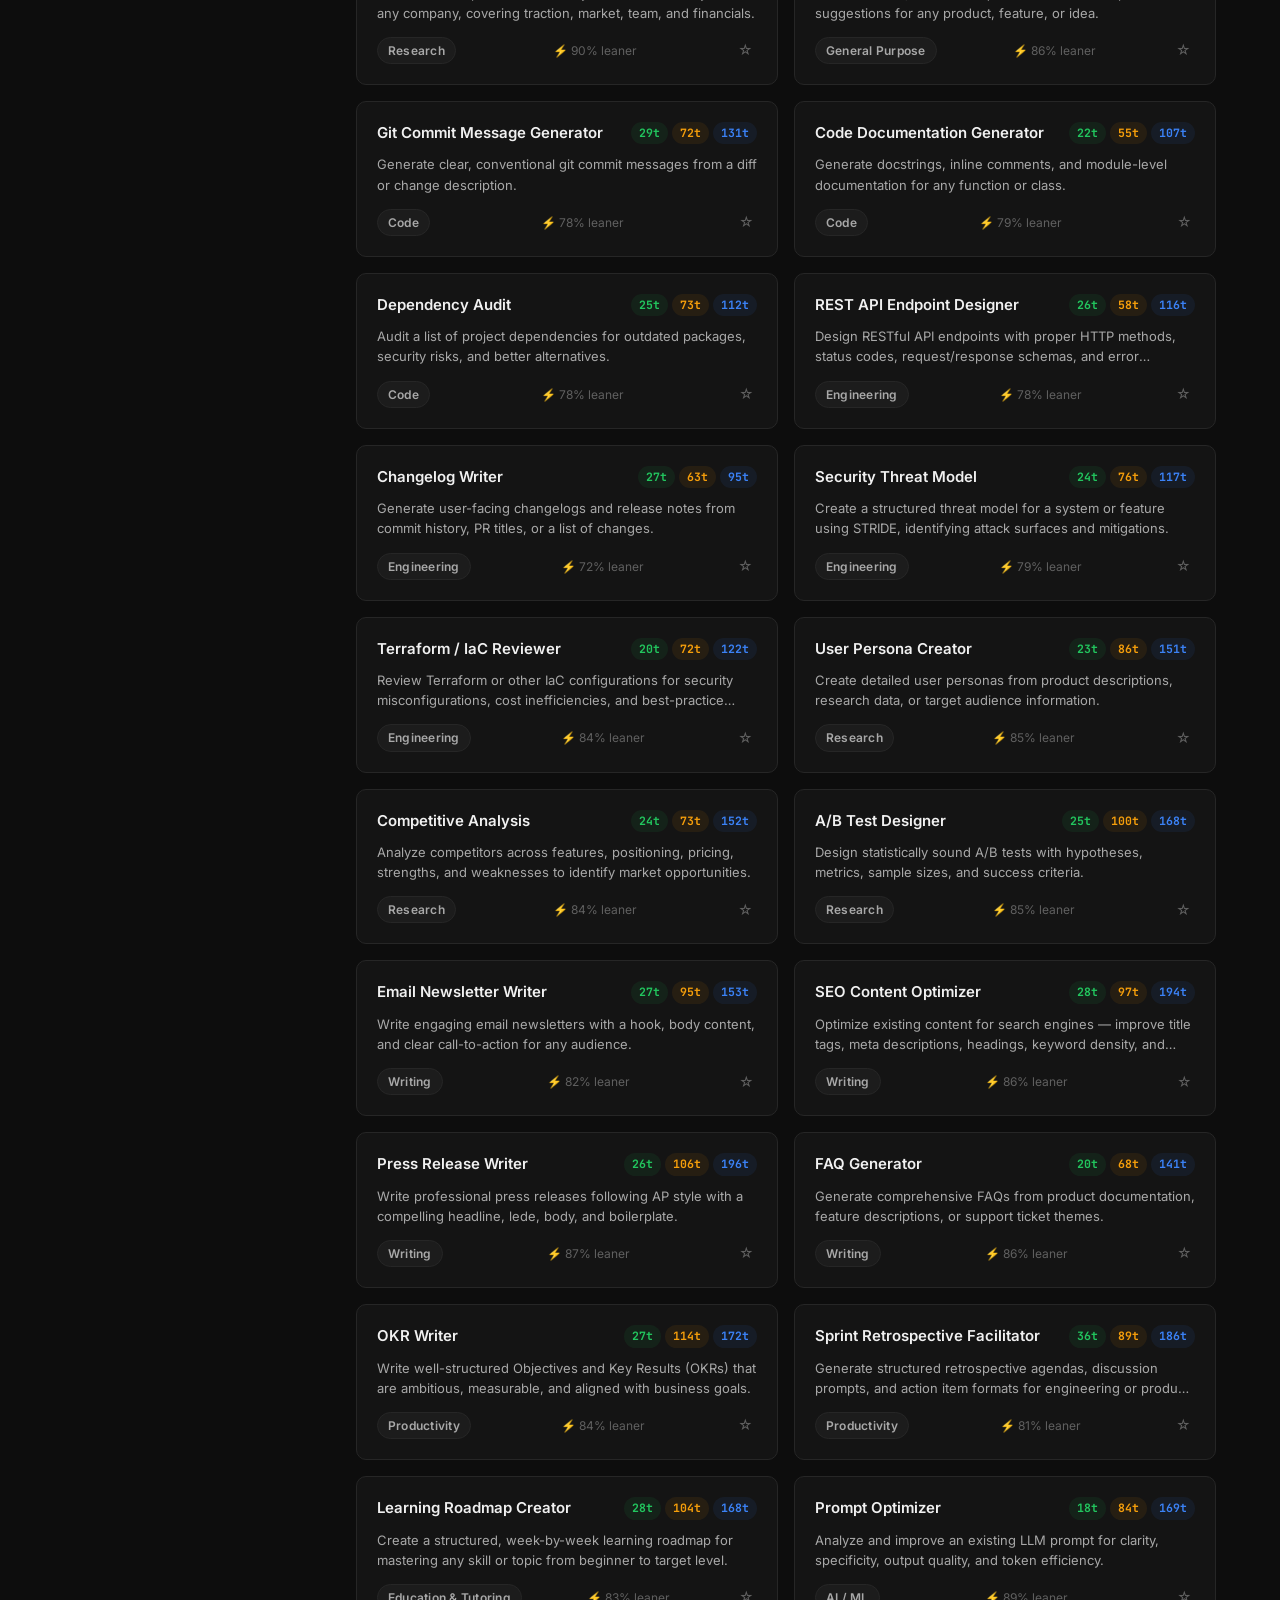
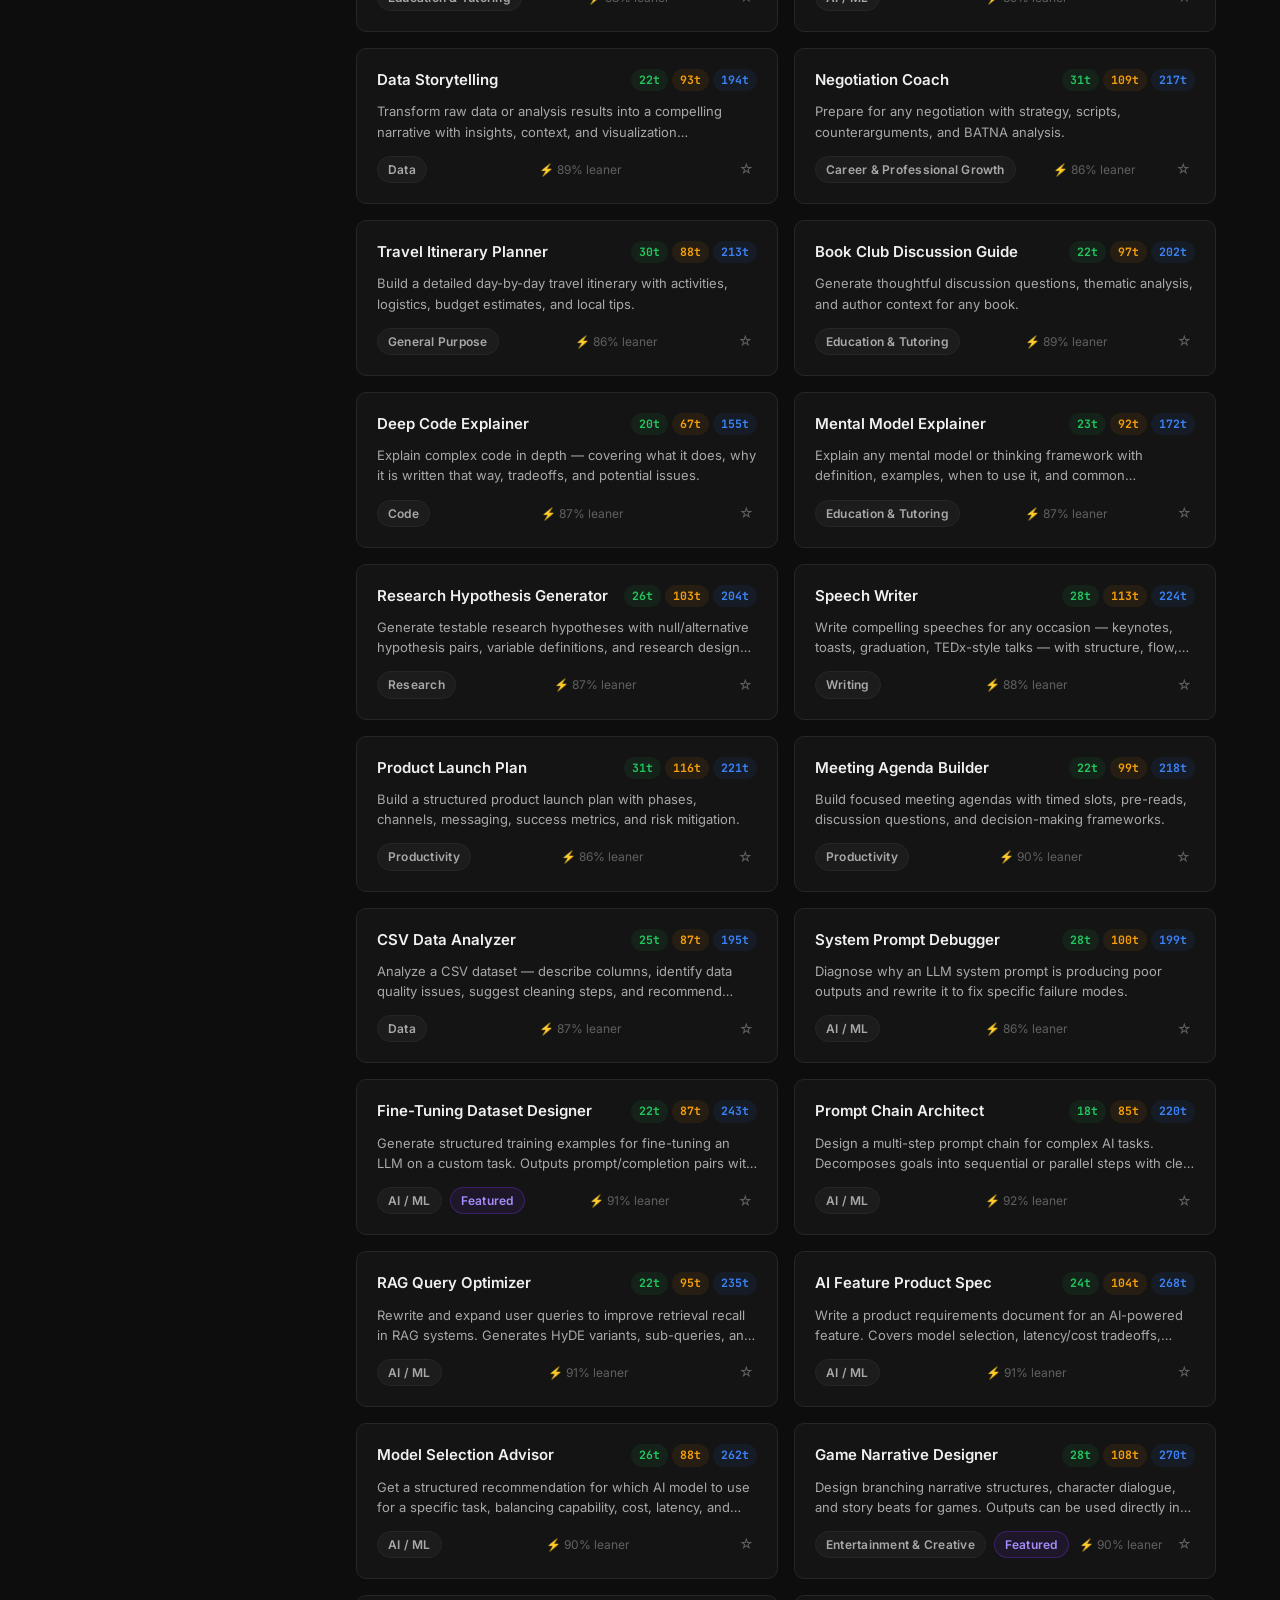
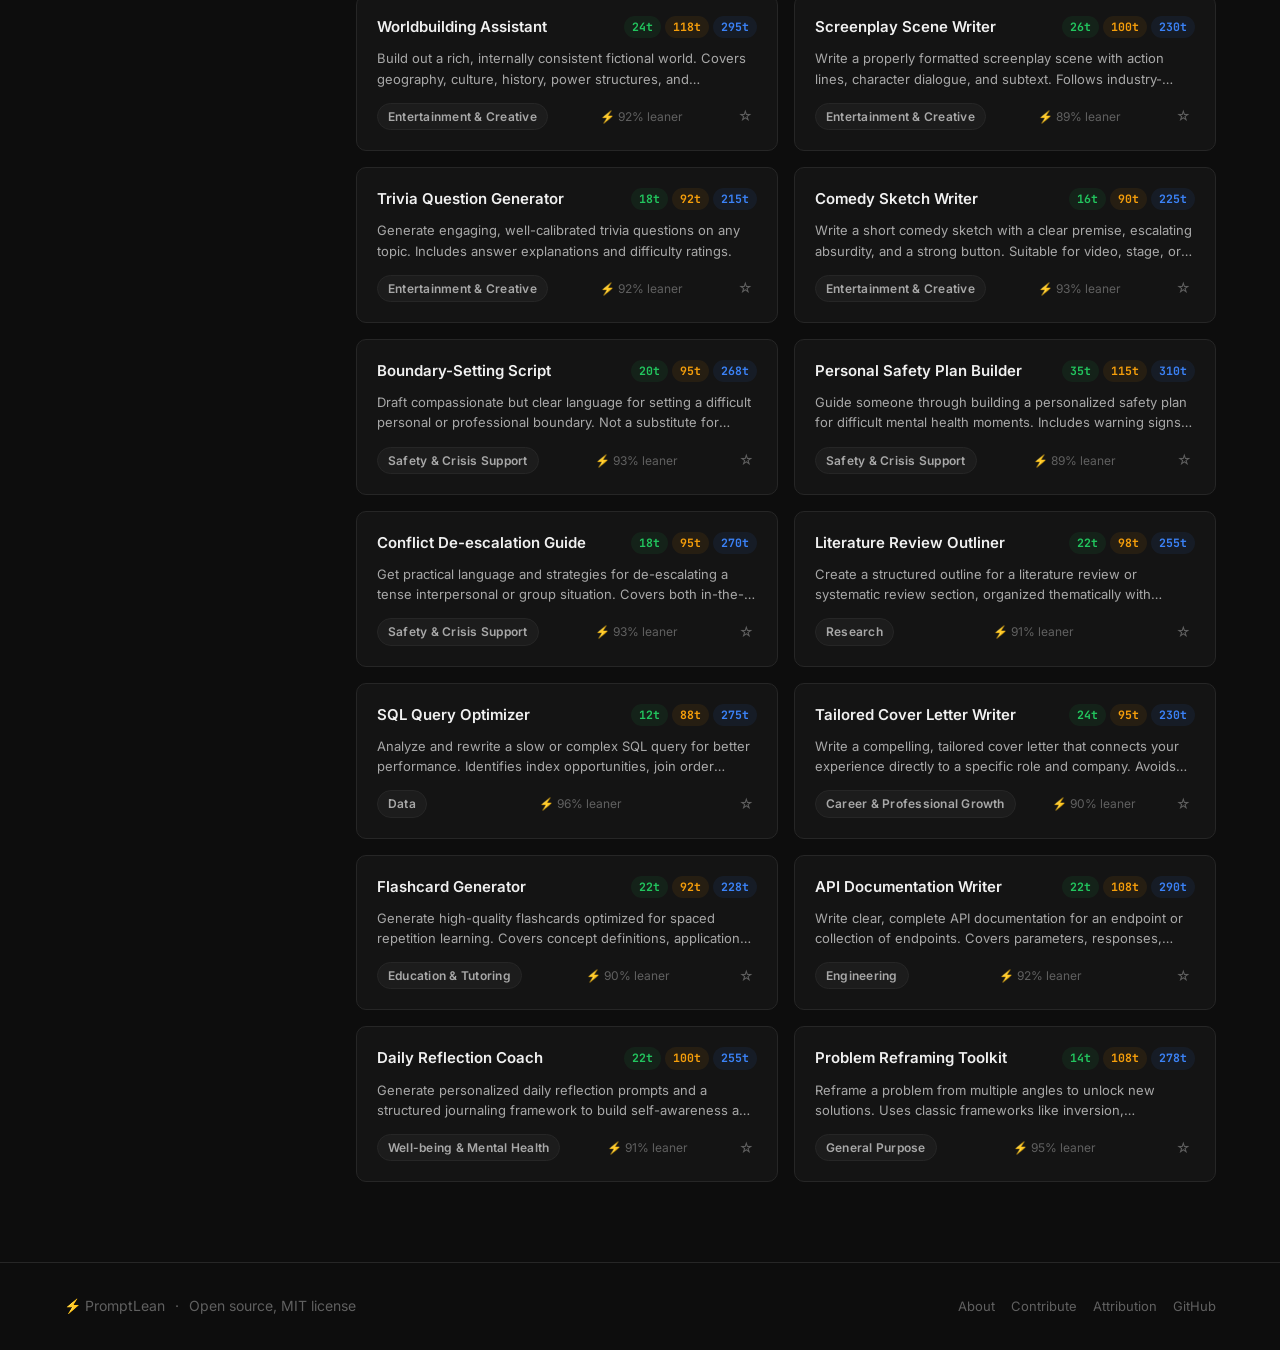
<file: browse.html>
<!DOCTYPE html>
<html lang="en" data-theme="dark">
<head>
  <meta charset="UTF-8" />
  <link rel="icon" type="image/svg+xml" href="favicon.svg">
  <meta name="viewport" content="width=device-width, initial-scale=1.0" />
  <title>Browse Prompts — PromptLean</title>
  <meta name="description" content="Browse all token-efficient prompts by category, tag, or search.">
  <link rel="preconnect" href="https://fonts.googleapis.com">
  <link href="https://fonts.googleapis.com/css2?family=Inter:wght@400;500;600;700&family=JetBrains+Mono:wght@400;500&display=swap" rel="stylesheet">
  <link rel="stylesheet" href="assets/css/main.css">
</head>
<body>

<nav>
  <div class="nav-inner">
    <a href="index.html" class="nav-logo">
      <img src="assets/img/logo.svg" alt="PromptLean" class="nav-logo-icon" style="border-radius:7px;">
      PromptLean
    </a>
    <div class="nav-links">
      <a href="browse.html" class="nav-link active">Browse</a>
      <a href="compare.html" class="nav-link">Compare</a>
      <a href="about.html" class="nav-link">About</a>
      <a href="contribute.html" class="nav-link">Contribute</a>
    </div>
    <div class="nav-actions">
      <a href="https://github.com/kishormorol/promptlean" target="_blank" rel="noopener" class="github-star-btn">
        <svg viewBox="0 0 16 16" fill="currentColor"><path d="M8 .25a7.75 7.75 0 1 0 0 15.5A7.75 7.75 0 0 0 8 .25Zm0 1.5a6.25 6.25 0 1 1 0 12.5A6.25 6.25 0 0 1 8 1.75Zm-.25 3.25a.75.75 0 0 1 .5 0l.963 2.97 3.124.022a.75.75 0 0 1 .44 1.354l-2.527 1.82.972 2.95a.75.75 0 0 1-1.154.838L8 12.845l-2.068 1.414a.75.75 0 0 1-1.154-.838l.972-2.95-2.527-1.82a.75.75 0 0 1 .44-1.354l3.124-.022L7.75 5Z"/></svg>
        <span>Star</span><span class="gh-star-sep">|</span><span id="gh-stars"></span>
      </a>
      <button class="theme-toggle" id="theme-toggle" title="Toggle theme">☀</button>
    </div>
  </div>
</nav>

<main class="page-content">
  <div class="container">

    <!-- Header -->
    <div class="mb-6">
      <h1 style="font-size: 1.75rem; margin-bottom: 6px;">Browse Prompts</h1>
      <p>Find the right prompt for your task. Each prompt includes Lean, Balanced, and Max Quality variants.</p>
    </div>

    <div class="layout-sidebar">

      <!-- Sidebar -->
      <aside class="sidebar">
        <div class="sidebar-section">
          <div class="sidebar-label">Categories</div>
          <div id="cat-filters" style="display: flex; flex-direction: column; gap: 2px;"></div>
        </div>

        <div class="sidebar-section">
          <div class="sidebar-label">Tags</div>
          <div id="tag-cloud" class="tag-wrap"></div>
        </div>

        <div class="sidebar-section">
          <div class="sidebar-label">Saved</div>
          <div id="saved-filter"></div>
        </div>
      </aside>

      <!-- Main -->
      <div>
        <!-- Search -->
        <div class="search-bar mb-6">
          <span class="search-icon">🔍</span>
          <input type="search" class="search-input" id="search" placeholder="Search prompts..." autocomplete="off">
        </div>

        <!-- Token budget filters -->
        <div id="budget-filters" class="filter-row mb-4"></div>

        <div class="results-meta" id="results-meta"></div>
        <div class="grid-3" id="prompt-grid">
          <div class="text-3 text-sm">Loading...</div>
        </div>
      </div>
    </div>

  </div>
</main>

<footer>
  <div class="footer-inner">
    <div class="footer-left">
      <span>⚡ PromptLean</span>
      <span>·</span>
      <span>Open source, MIT license</span>
    </div>
    <div class="footer-links">
      <a href="about.html" class="footer-link">About</a>
      <a href="contribute.html" class="footer-link">Contribute</a>
      <a href="https://github.com/kishormorol/promptlean/blob/main/ATTRIBUTION.md" class="footer-link" target="_blank">Attribution</a>
      <a href="https://github.com/kishormorol/promptlean" class="footer-link" target="_blank">GitHub</a>
    </div>
  </div>
</footer>

<div id="toast"></div>
<script src="assets/js/main.js"></script>
<script src="assets/js/browse.js"></script>
</body>
</html>
</file>
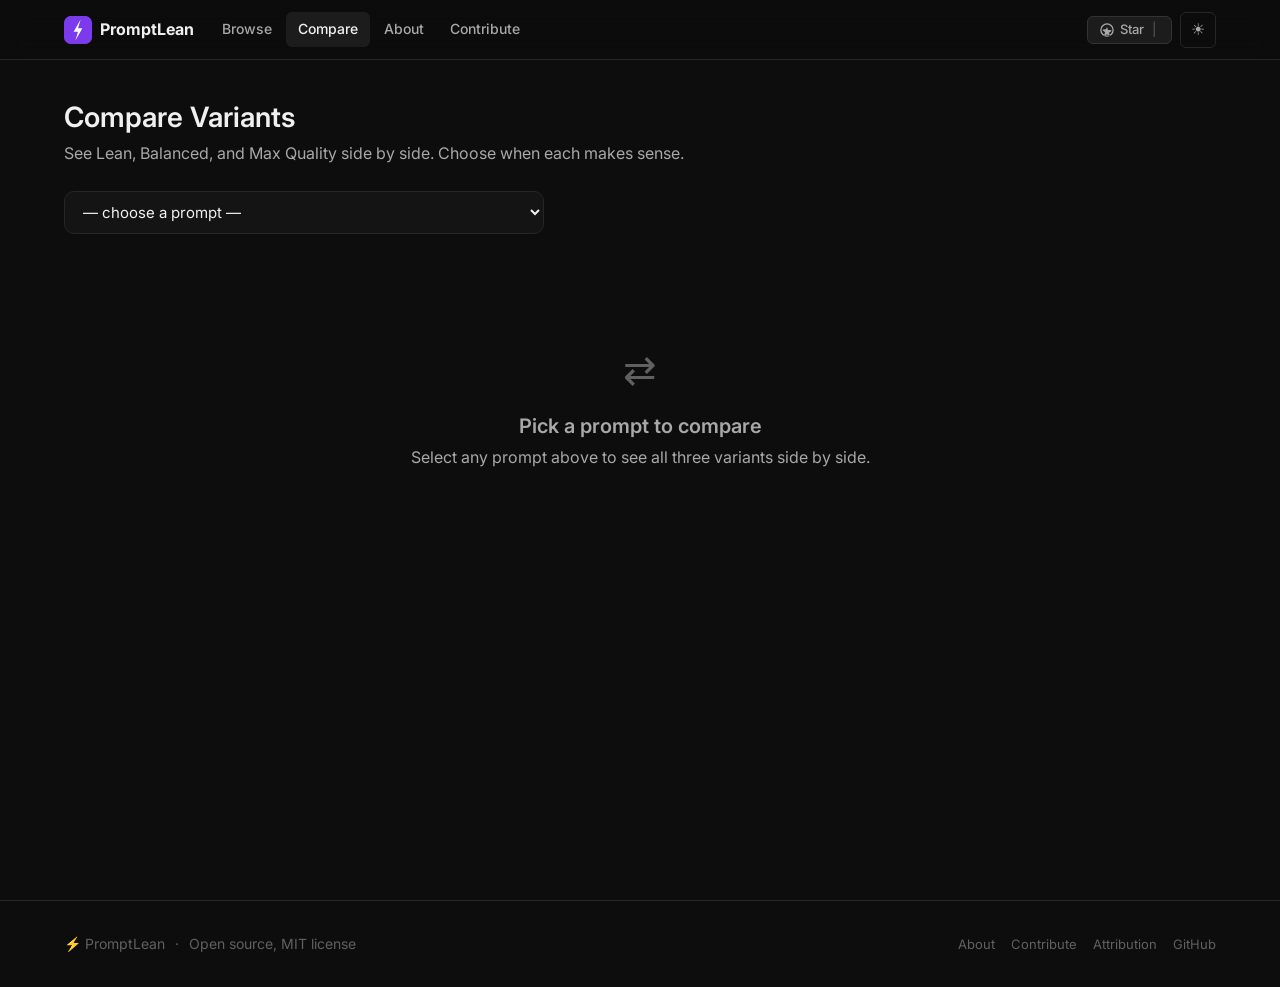
<file: compare.html>
<!DOCTYPE html>
<html lang="en" data-theme="dark">
<head>
  <meta charset="UTF-8" />
  <link rel="icon" type="image/svg+xml" href="favicon.svg">
  <meta name="viewport" content="width=device-width, initial-scale=1.0" />
  <title>Compare Variants — PromptLean</title>
  <meta name="description" content="Compare Lean, Balanced, and Max Quality prompt variants side by side.">
  <link rel="preconnect" href="https://fonts.googleapis.com">
  <link href="https://fonts.googleapis.com/css2?family=Inter:wght@400;500;600;700&family=JetBrains+Mono:wght@400;500&display=swap" rel="stylesheet">
  <link rel="stylesheet" href="assets/css/main.css">
</head>
<body>

<nav>
  <div class="nav-inner">
    <a href="index.html" class="nav-logo">
      <img src="assets/img/logo.svg" alt="PromptLean" class="nav-logo-icon" style="border-radius:7px;">
      PromptLean
    </a>
    <div class="nav-links">
      <a href="browse.html" class="nav-link">Browse</a>
      <a href="compare.html" class="nav-link active">Compare</a>
      <a href="about.html" class="nav-link">About</a>
      <a href="contribute.html" class="nav-link">Contribute</a>
    </div>
    <div class="nav-actions">
      <a href="https://github.com/kishormorol/promptlean" target="_blank" rel="noopener" class="github-star-btn">
        <svg viewBox="0 0 16 16" fill="currentColor"><path d="M8 .25a7.75 7.75 0 1 0 0 15.5A7.75 7.75 0 0 0 8 .25Zm0 1.5a6.25 6.25 0 1 1 0 12.5A6.25 6.25 0 0 1 8 1.75Zm-.25 3.25a.75.75 0 0 1 .5 0l.963 2.97 3.124.022a.75.75 0 0 1 .44 1.354l-2.527 1.82.972 2.95a.75.75 0 0 1-1.154.838L8 12.845l-2.068 1.414a.75.75 0 0 1-1.154-.838l.972-2.95-2.527-1.82a.75.75 0 0 1 .44-1.354l3.124-.022L7.75 5Z"/></svg>
        <span>Star</span><span class="gh-star-sep">|</span><span id="gh-stars"></span>
      </a>
      <button class="theme-toggle" id="theme-toggle" title="Toggle theme">☀</button>
    </div>
  </div>
</nav>

<main class="page-content">
  <div class="container">

    <div class="mb-6">
      <h1 style="font-size: 1.75rem; margin-bottom: 6px;">Compare Variants</h1>
      <p>See Lean, Balanced, and Max Quality side by side. Choose when each makes sense.</p>
    </div>

    <!-- Selector -->
    <div class="mb-6" style="max-width: 480px;">
      <select id="prompt-selector" class="search-input" style="padding: 10px 14px; cursor: pointer;">
        <option value="">— Loading prompts... —</option>
      </select>
    </div>

    <!-- Placeholder -->
    <div id="compare-placeholder" class="empty-state" style="padding: 80px 20px;">
      <div class="empty-state-icon">⇄</div>
      <h3>Pick a prompt to compare</h3>
      <p>Select any prompt above to see all three variants side by side.</p>
    </div>

    <!-- Compare area -->
    <div id="compare-area" class="hidden">

      <div id="compare-title" class="mb-4"></div>
      <div id="savings-summary" class="mb-4"></div>

      <div class="compare-grid" id="compare-cols" style="grid-template-columns: 1fr 1fr 1fr; gap: 12px;"></div>

      <div style="margin-top: 16px; font-size: 0.8125rem; color: var(--text-3); text-align: center;">
        Click ⧉ to copy a variant. Tokens shown are approximate (GPT-3 tokenizer).
      </div>
    </div>

  </div>
</main>

<footer>
  <div class="footer-inner">
    <div class="footer-left">
      <span>⚡ PromptLean</span>
      <span>·</span>
      <span>Open source, MIT license</span>
    </div>
    <div class="footer-links">
      <a href="about.html" class="footer-link">About</a>
      <a href="contribute.html" class="footer-link">Contribute</a>
      <a href="https://github.com/kishormorol/promptlean/blob/main/ATTRIBUTION.md" class="footer-link" target="_blank">Attribution</a>
      <a href="https://github.com/kishormorol/promptlean" class="footer-link" target="_blank">GitHub</a>
    </div>
  </div>
</footer>

<div id="toast"></div>
<script src="assets/js/main.js"></script>
<script src="assets/js/compare.js"></script>

<style>
@media (max-width: 900px) {
  #compare-cols { grid-template-columns: 1fr !important; }
}
</style>
</body>
</html>
</file>
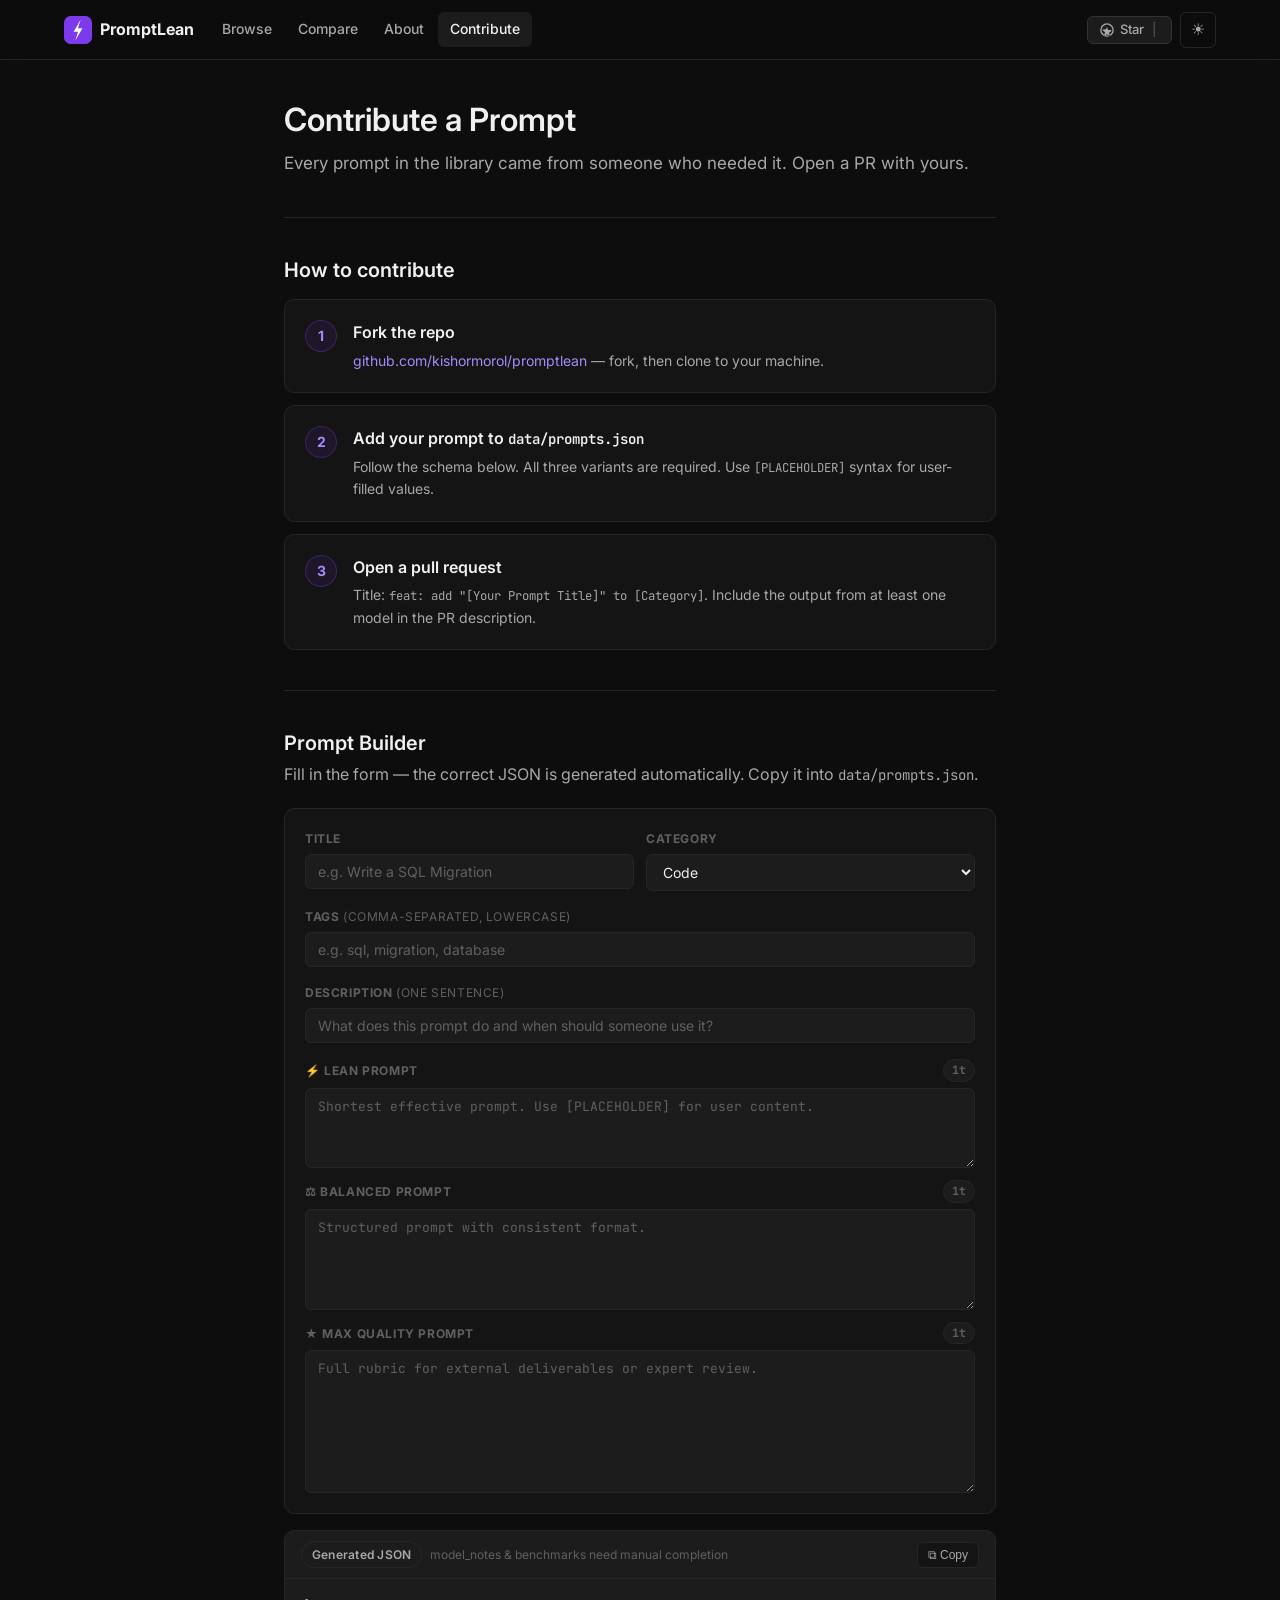
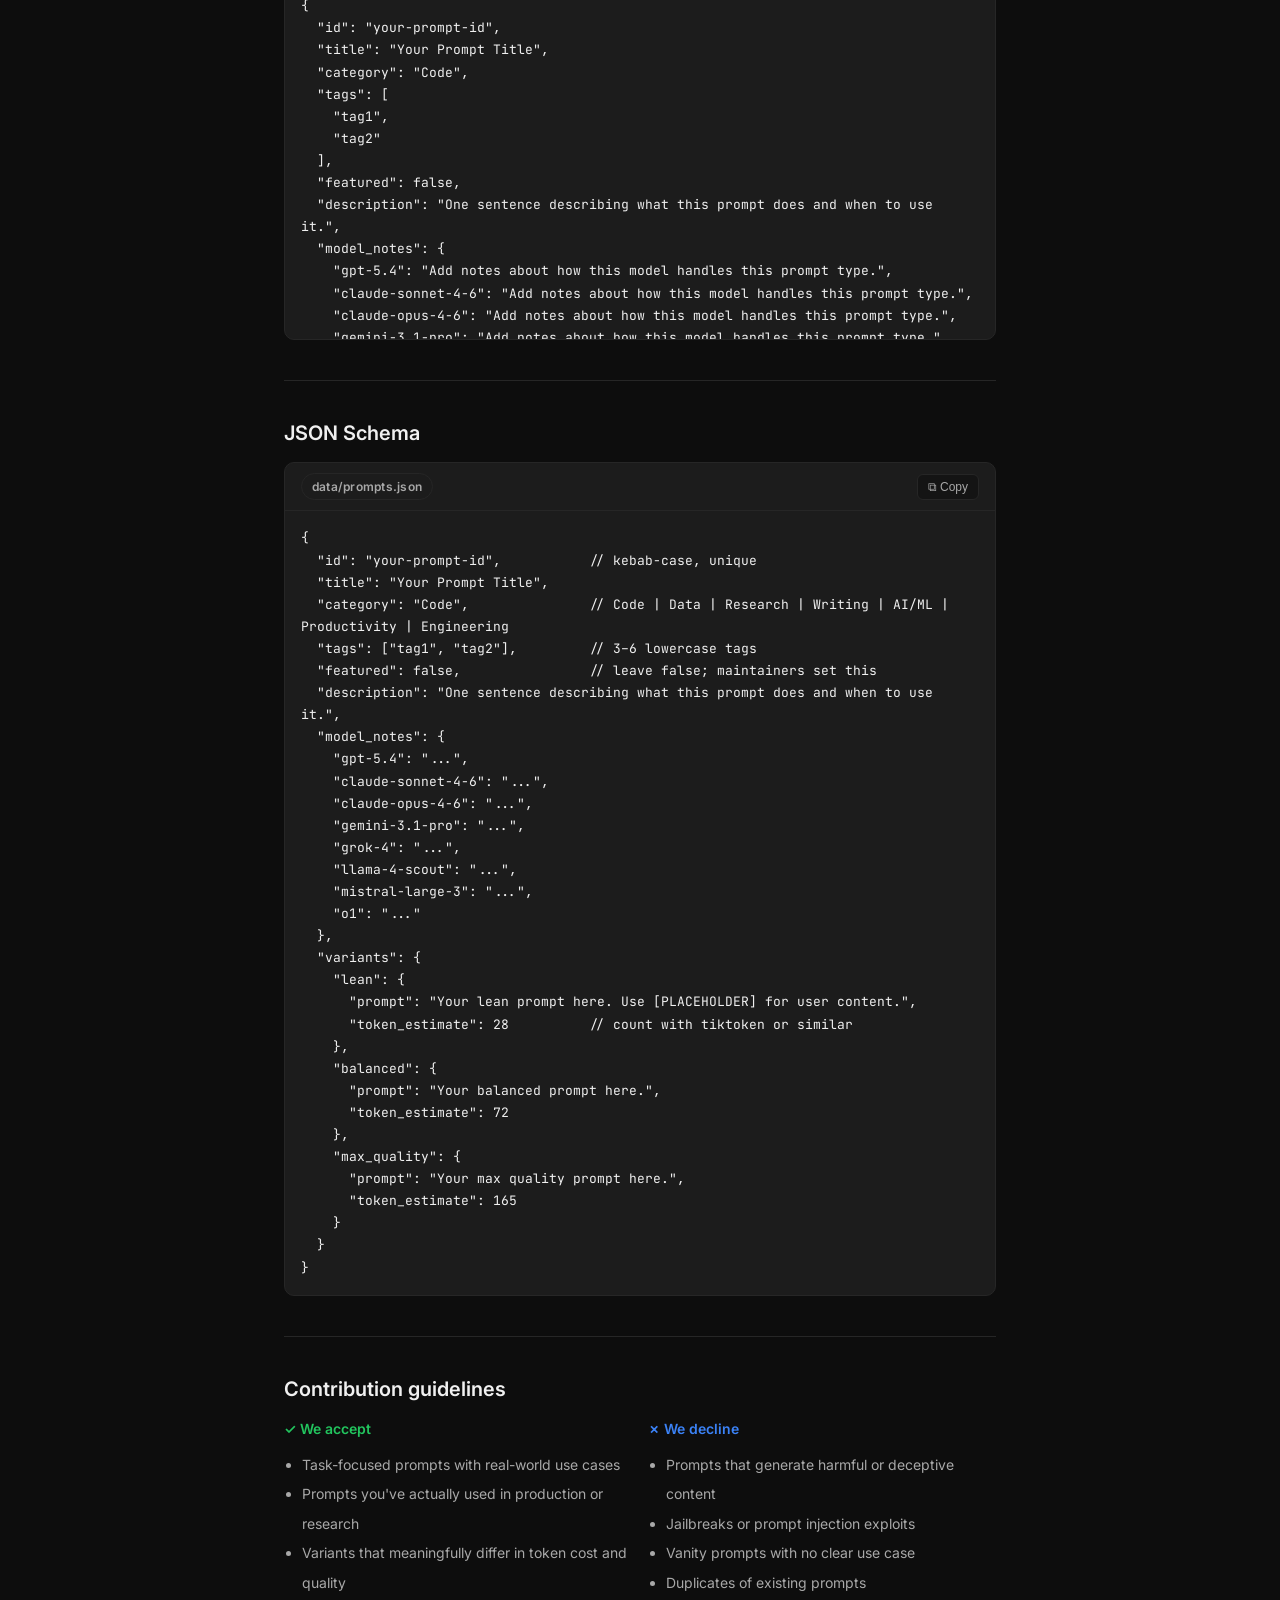
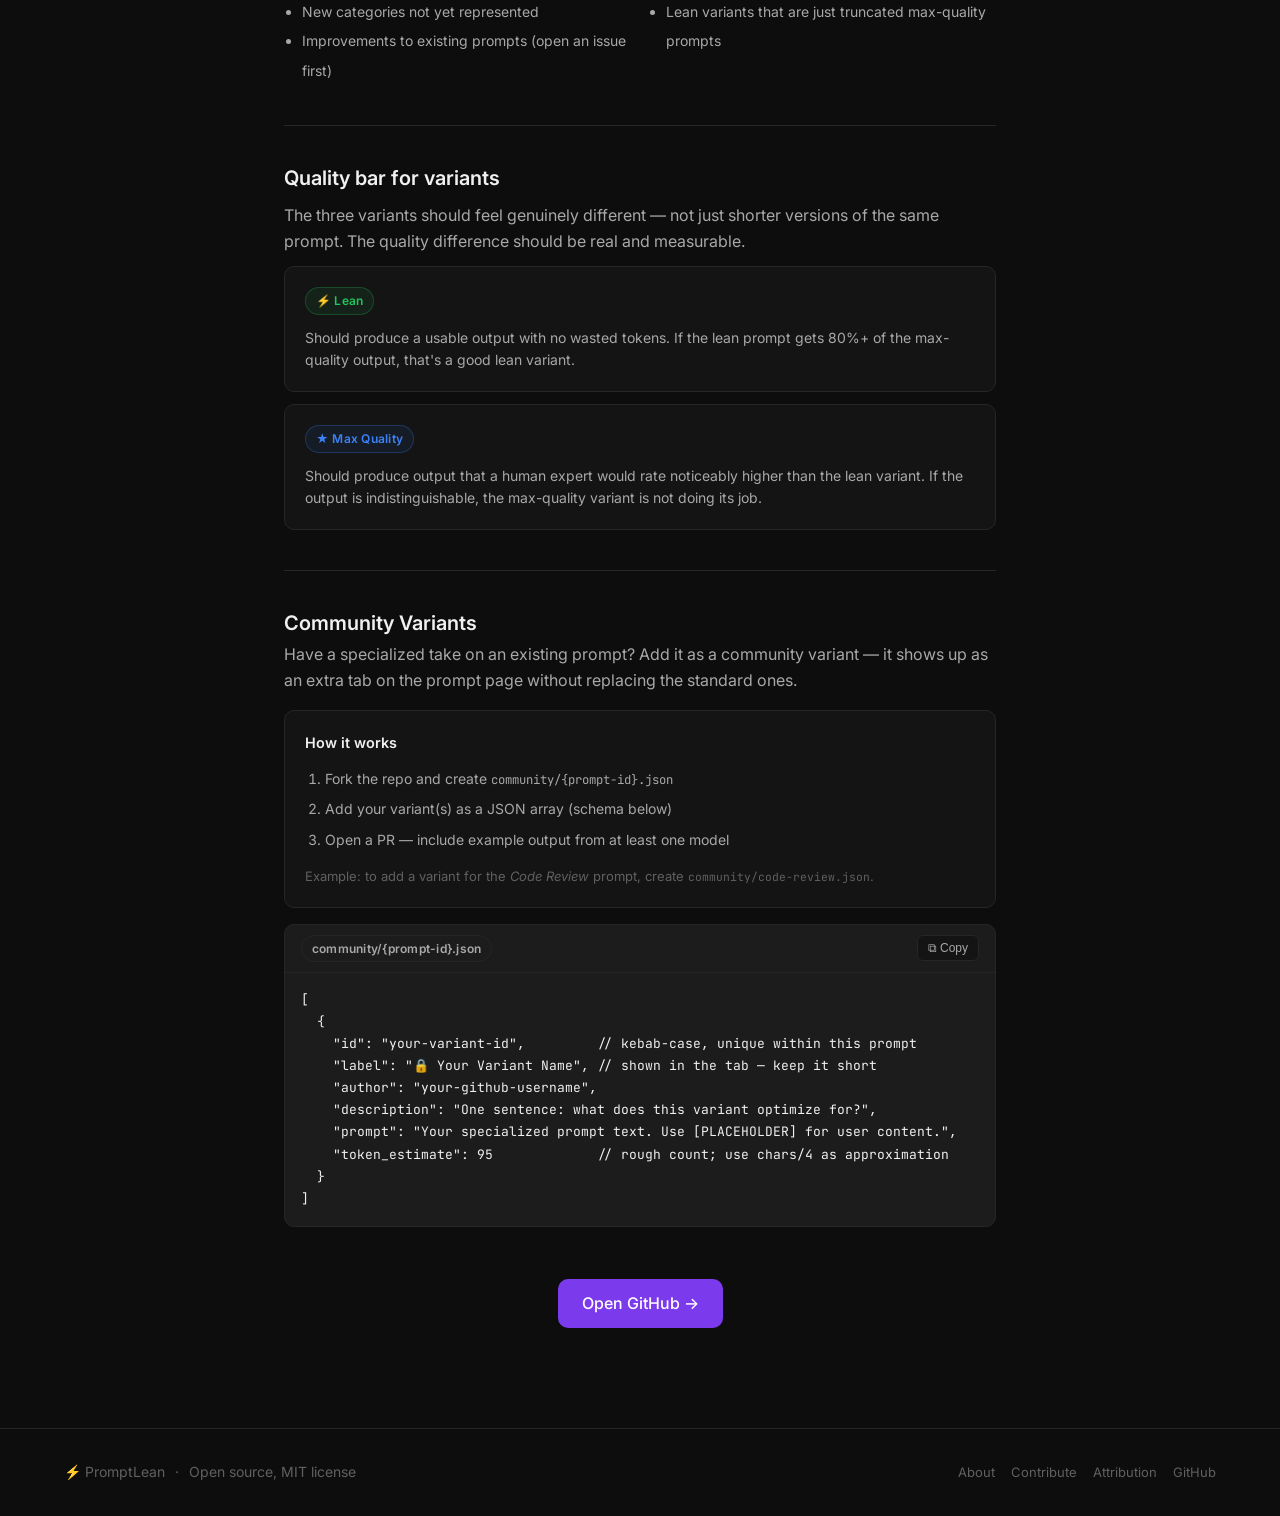
<file: contribute.html>
<!DOCTYPE html>
<html lang="en" data-theme="dark">
<head>
  <meta charset="UTF-8" />
  <link rel="icon" type="image/svg+xml" href="favicon.svg">
  <meta name="viewport" content="width=device-width, initial-scale=1.0" />
  <title>Contribute — PromptLean</title>
  <meta name="description" content="Add your prompts to PromptLean. Guidelines, schema, and review process.">
  <link rel="preconnect" href="https://fonts.googleapis.com">
  <link href="https://fonts.googleapis.com/css2?family=Inter:wght@400;500;600;700&family=JetBrains+Mono:wght@400;500&display=swap" rel="stylesheet">
  <link rel="stylesheet" href="assets/css/main.css">
</head>
<body>

<nav>
  <div class="nav-inner">
    <a href="index.html" class="nav-logo">
      <img src="assets/img/logo.svg" alt="PromptLean" class="nav-logo-icon" style="border-radius:7px;">
      PromptLean
    </a>
    <div class="nav-links">
      <a href="browse.html" class="nav-link">Browse</a>
      <a href="compare.html" class="nav-link">Compare</a>
      <a href="about.html" class="nav-link">About</a>
      <a href="contribute.html" class="nav-link active">Contribute</a>
    </div>
    <div class="nav-actions">
      <a href="https://github.com/kishormorol/promptlean" target="_blank" rel="noopener" class="github-star-btn">
        <svg viewBox="0 0 16 16" fill="currentColor"><path d="M8 .25a7.75 7.75 0 1 0 0 15.5A7.75 7.75 0 0 0 8 .25Zm0 1.5a6.25 6.25 0 1 1 0 12.5A6.25 6.25 0 0 1 8 1.75Zm-.25 3.25a.75.75 0 0 1 .5 0l.963 2.97 3.124.022a.75.75 0 0 1 .44 1.354l-2.527 1.82.972 2.95a.75.75 0 0 1-1.154.838L8 12.845l-2.068 1.414a.75.75 0 0 1-1.154-.838l.972-2.95-2.527-1.82a.75.75 0 0 1 .44-1.354l3.124-.022L7.75 5Z"/></svg>
        <span>Star</span><span class="gh-star-sep">|</span><span id="gh-stars"></span>
      </a>
      <button class="theme-toggle" id="theme-toggle" title="Toggle theme">☀</button>
    </div>
  </div>
</nav>

<main class="page-content">
  <div class="container" style="max-width: 760px;">

    <div class="mb-8">
      <h1 style="font-size: 2rem; margin-bottom: 10px;">Contribute a Prompt</h1>
      <p style="font-size: 1.0625rem;">Every prompt in the library came from someone who needed it. Open a PR with yours.</p>
    </div>

    <div class="divider"></div>

    <!-- Steps -->
    <div class="mb-8">
      <h2 style="font-size: 1.25rem; margin-bottom: 16px;">How to contribute</h2>

      <div style="display: flex; flex-direction: column; gap: 12px;">
        <div class="card" style="display: flex; gap: 16px; align-items: flex-start;">
          <div style="min-width: 32px; height: 32px; background: var(--accent-bg); border: 1px solid var(--accent-border); border-radius: 50%; display: flex; align-items: center; justify-content: center; font-weight: 700; color: var(--accent-light); font-size: 0.875rem;">1</div>
          <div>
            <div style="font-weight: 600; margin-bottom: 4px;">Fork the repo</div>
            <p style="font-size: 0.875rem;"><a href="https://github.com/kishormorol/promptlean" target="_blank">github.com/kishormorol/promptlean</a> — fork, then clone to your machine.</p>
          </div>
        </div>

        <div class="card" style="display: flex; gap: 16px; align-items: flex-start;">
          <div style="min-width: 32px; height: 32px; background: var(--accent-bg); border: 1px solid var(--accent-border); border-radius: 50%; display: flex; align-items: center; justify-content: center; font-weight: 700; color: var(--accent-light); font-size: 0.875rem;">2</div>
          <div>
            <div style="font-weight: 600; margin-bottom: 4px;">Add your prompt to <code class="mono">data/prompts.json</code></div>
            <p style="font-size: 0.875rem;">Follow the schema below. All three variants are required. Use <code class="mono">[PLACEHOLDER]</code> syntax for user-filled values.</p>
          </div>
        </div>

        <div class="card" style="display: flex; gap: 16px; align-items: flex-start;">
          <div style="min-width: 32px; height: 32px; background: var(--accent-bg); border: 1px solid var(--accent-border); border-radius: 50%; display: flex; align-items: center; justify-content: center; font-weight: 700; color: var(--accent-light); font-size: 0.875rem;">3</div>
          <div>
            <div style="font-weight: 600; margin-bottom: 4px;">Open a pull request</div>
            <p style="font-size: 0.875rem;">Title: <code class="mono">feat: add "[Your Prompt Title]" to [Category]</code>. Include the output from at least one model in the PR description.</p>
          </div>
        </div>
      </div>
    </div>

    <div class="divider"></div>

    <!-- Prompt Builder -->
    <div class="mb-8">
      <h2 style="font-size: 1.25rem; margin-bottom: 6px;">Prompt Builder</h2>
      <p style="margin-bottom: 20px;">Fill in the form — the correct JSON is generated automatically. Copy it into <code class="mono">data/prompts.json</code>.</p>

      <div class="card" style="display: flex; flex-direction: column; gap: 16px;">

        <!-- Row 1: title + category -->
        <div style="display: grid; grid-template-columns: 1fr 1fr; gap: 12px;">
          <div class="builder-field">
            <label class="builder-label">Title</label>
            <input class="builder-input" id="bf-title" placeholder="e.g. Write a SQL Migration" />
          </div>
          <div class="builder-field">
            <label class="builder-label">Category</label>
            <select class="builder-input" id="bf-category">
              <option>Code</option>
              <option>Data</option>
              <option>Research</option>
              <option>Writing</option>
              <option>AI / ML</option>
              <option>Productivity</option>
              <option>Engineering</option>
              <option>General Purpose</option>
              <option>Well-being &amp; Mental Health</option>
              <option>Safety &amp; Crisis Support</option>
              <option>Supportive Conversation</option>
              <option>Entertainment &amp; Creative</option>
              <option>Education &amp; Tutoring</option>
              <option>Career &amp; Professional Growth</option>
            </select>
          </div>
        </div>

        <!-- Row 2: tags + description -->
        <div class="builder-field">
          <label class="builder-label">Tags <span style="font-weight:400;color:var(--text-3);">(comma-separated, lowercase)</span></label>
          <input class="builder-input" id="bf-tags" placeholder="e.g. sql, migration, database" />
        </div>
        <div class="builder-field">
          <label class="builder-label">Description <span style="font-weight:400;color:var(--text-3);">(one sentence)</span></label>
          <input class="builder-input" id="bf-desc" placeholder="What does this prompt do and when should someone use it?" />
        </div>

        <!-- Row 3: variants -->
        <div style="display: grid; grid-template-columns: 1fr; gap: 12px;">
          <div class="builder-field">
            <div style="display:flex;justify-content:space-between;align-items:center;margin-bottom:6px;">
              <label class="builder-label" style="margin:0;">⚡ Lean prompt</label>
              <span class="builder-token-count" id="bf-lean-count">0t</span>
            </div>
            <textarea class="builder-input builder-textarea" id="bf-lean" placeholder="Shortest effective prompt. Use [PLACEHOLDER] for user content." rows="3"></textarea>
          </div>
          <div class="builder-field">
            <div style="display:flex;justify-content:space-between;align-items:center;margin-bottom:6px;">
              <label class="builder-label" style="margin:0;">⚖ Balanced prompt</label>
              <span class="builder-token-count" id="bf-balanced-count">0t</span>
            </div>
            <textarea class="builder-input builder-textarea" id="bf-balanced" placeholder="Structured prompt with consistent format." rows="4"></textarea>
          </div>
          <div class="builder-field">
            <div style="display:flex;justify-content:space-between;align-items:center;margin-bottom:6px;">
              <label class="builder-label" style="margin:0;">★ Max Quality prompt</label>
              <span class="builder-token-count" id="bf-quality-count">0t</span>
            </div>
            <textarea class="builder-input builder-textarea" id="bf-quality" placeholder="Full rubric for external deliverables or expert review." rows="6"></textarea>
          </div>
        </div>

      </div>

      <!-- Generated JSON output -->
      <div class="prompt-block" style="margin-top: 16px;">
        <div class="prompt-block-header">
          <div class="prompt-block-meta">
            <span class="badge badge-cat">Generated JSON</span>
            <span style="font-size:0.75rem;color:var(--text-3);">model_notes &amp; benchmarks need manual completion</span>
          </div>
          <button class="copy-btn" id="copy-builder-btn" onclick="copyBuilderJson()">⧉ Copy</button>
        </div>
        <pre class="prompt-text" id="builder-output" style="max-height:360px;overflow-y:auto;">{
  "id": "your-prompt-id",
  ...
}</pre>
      </div>
    </div>

    <div class="divider"></div>

    <!-- Schema -->
    <div class="mb-8">
      <h2 style="font-size: 1.25rem; margin-bottom: 16px;">JSON Schema</h2>
      <div class="prompt-block">
        <div class="prompt-block-header">
          <div class="prompt-block-meta">
            <span class="badge badge-cat">data/prompts.json</span>
          </div>
          <button class="copy-btn" onclick="copySchema()">⧉ Copy</button>
        </div>
        <pre class="prompt-text" id="schema-block">{
  "id": "your-prompt-id",           // kebab-case, unique
  "title": "Your Prompt Title",
  "category": "Code",               // Code | Data | Research | Writing | AI/ML | Productivity | Engineering
  "tags": ["tag1", "tag2"],         // 3–6 lowercase tags
  "featured": false,                // leave false; maintainers set this
  "description": "One sentence describing what this prompt does and when to use it.",
  "model_notes": {
    "gpt-5.4": "...",
    "claude-sonnet-4-6": "...",
    "claude-opus-4-6": "...",
    "gemini-3.1-pro": "...",
    "grok-4": "...",
    "llama-4-scout": "...",
    "mistral-large-3": "...",
    "o1": "..."
  },
  "variants": {
    "lean": {
      "prompt": "Your lean prompt here. Use [PLACEHOLDER] for user content.",
      "token_estimate": 28          // count with tiktoken or similar
    },
    "balanced": {
      "prompt": "Your balanced prompt here.",
      "token_estimate": 72
    },
    "max_quality": {
      "prompt": "Your max quality prompt here.",
      "token_estimate": 165
    }
  }
}</pre>
      </div>
    </div>

    <div class="divider"></div>

    <!-- Guidelines -->
    <div class="mb-8">
      <h2 style="font-size: 1.25rem; margin-bottom: 16px;">Contribution guidelines</h2>

      <div style="display: grid; grid-template-columns: 1fr 1fr; gap: 16px;">
        <div>
          <div style="color: var(--lean); font-weight: 600; margin-bottom: 10px; font-size: 0.875rem;">✓ We accept</div>
          <ul style="font-size: 0.875rem; color: var(--text-2); line-height: 2.1; padding-left: 18px;">
            <li>Task-focused prompts with real-world use cases</li>
            <li>Prompts you've actually used in production or research</li>
            <li>Variants that meaningfully differ in token cost and quality</li>
            <li>New categories not yet represented</li>
            <li>Improvements to existing prompts (open an issue first)</li>
          </ul>
        </div>
        <div>
          <div style="color: var(--quality); font-weight: 600; margin-bottom: 10px; font-size: 0.875rem;">✗ We decline</div>
          <ul style="font-size: 0.875rem; color: var(--text-2); line-height: 2.1; padding-left: 18px;">
            <li>Prompts that generate harmful or deceptive content</li>
            <li>Jailbreaks or prompt injection exploits</li>
            <li>Vanity prompts with no clear use case</li>
            <li>Duplicates of existing prompts</li>
            <li>Lean variants that are just truncated max-quality prompts</li>
          </ul>
        </div>
      </div>
    </div>

    <div class="divider"></div>

    <!-- Quality bar -->
    <div class="mb-8">
      <h2 style="font-size: 1.25rem; margin-bottom: 12px;">Quality bar for variants</h2>
      <p style="margin-bottom: 12px;">The three variants should feel genuinely different — not just shorter versions of the same prompt. The quality difference should be real and measurable.</p>

      <div class="card">
        <div class="flex-center gap-2 mb-3">
          <span class="badge badge-lean">⚡ Lean</span>
        </div>
        <p style="font-size: 0.875rem;">Should produce a usable output with no wasted tokens. If the lean prompt gets 80%+ of the max-quality output, that's a good lean variant.</p>
      </div>

      <div class="card" style="margin-top: 12px;">
        <div class="flex-center gap-2 mb-3">
          <span class="badge badge-quality">★ Max Quality</span>
        </div>
        <p style="font-size: 0.875rem;">Should produce output that a human expert would rate noticeably higher than the lean variant. If the output is indistinguishable, the max-quality variant is not doing its job.</p>
      </div>
    </div>

    <div class="divider"></div>

    <!-- Community variants -->
    <div class="mb-8" id="community">
      <h2 style="font-size: 1.25rem; margin-bottom: 6px;">Community Variants</h2>
      <p style="margin-bottom: 16px;">Have a specialized take on an existing prompt? Add it as a community variant — it shows up as an extra tab on the prompt page without replacing the standard ones.</p>

      <div class="card mb-4">
        <div style="font-weight: 600; margin-bottom: 10px; font-size: 0.9rem;">How it works</div>
        <ol style="font-size: 0.875rem; color: var(--text-2); padding-left: 20px; line-height: 2.2;">
          <li>Fork the repo and create <code class="mono">community/{prompt-id}.json</code></li>
          <li>Add your variant(s) as a JSON array (schema below)</li>
          <li>Open a PR — include example output from at least one model</li>
        </ol>
        <p style="font-size: 0.8125rem; color: var(--text-3); margin-top: 10px;">
          Example: to add a variant for the <em>Code Review</em> prompt, create <code class="mono">community/code-review.json</code>.
        </p>
      </div>

      <div class="prompt-block">
        <div class="prompt-block-header">
          <span class="badge badge-cat">community/{prompt-id}.json</span>
          <button class="copy-btn" onclick="copyCommunitySchema()">⧉ Copy</button>
        </div>
        <pre class="prompt-text" id="community-schema">[
  {
    "id": "your-variant-id",         // kebab-case, unique within this prompt
    "label": "🔒 Your Variant Name", // shown in the tab — keep it short
    "author": "your-github-username",
    "description": "One sentence: what does this variant optimize for?",
    "prompt": "Your specialized prompt text. Use [PLACEHOLDER] for user content.",
    "token_estimate": 95             // rough count; use chars/4 as approximation
  }
]</pre>
      </div>
    </div>

    <div style="text-align: center; padding: 20px 0;">
      <a href="https://github.com/kishormorol/promptlean" class="btn btn-primary btn-lg" target="_blank">Open GitHub →</a>
    </div>

  </div>
</main>

<footer>
  <div class="footer-inner">
    <div class="footer-left">
      <span>⚡ PromptLean</span>
      <span>·</span>
      <span>Open source, MIT license</span>
    </div>
    <div class="footer-links">
      <a href="about.html" class="footer-link">About</a>
      <a href="contribute.html" class="footer-link">Contribute</a>
      <a href="https://github.com/kishormorol/promptlean/blob/main/ATTRIBUTION.md" class="footer-link" target="_blank">Attribution</a>
      <a href="https://github.com/kishormorol/promptlean" class="footer-link" target="_blank">GitHub</a>
    </div>
  </div>
</footer>

<div id="toast"></div>
<script src="assets/js/main.js"></script>
<script>
window.copySchema = () => {
  const text = document.getElementById('schema-block').textContent;
  PL.copy(text);
};
window.copyCommunitySchema = () => {
  const text = document.getElementById('community-schema').textContent;
  PL.copy(text);
};

window.copyBuilderJson = () => {
  const text = document.getElementById('builder-output').textContent;
  PL.copy(text, document.getElementById('copy-builder-btn'));
};

(function initBuilder() {
  const MODELS = ['gpt-5.4','claude-sonnet-4-6','claude-opus-4-6','gemini-3.1-pro','grok-4','llama-4-scout','mistral-large-3','o1'];

  const toSlug = (s) => s.toLowerCase().replace(/[^a-z0-9\s-]/g,'').trim().replace(/\s+/g,'-');
  const estimateTokens = (s) => Math.max(1, Math.ceil((s.trim().length || 0) / 4));

  const updateCount = (textareaId, countId) => {
    const text = document.getElementById(textareaId)?.value || '';
    const el = document.getElementById(countId);
    if (el) el.textContent = estimateTokens(text) + 't';
  };

  const generateJson = () => {
    const title     = (document.getElementById('bf-title')?.value || '').trim();
    const category  = document.getElementById('bf-category')?.value || 'Code';
    const tagsRaw   = document.getElementById('bf-tags')?.value || '';
    const desc      = (document.getElementById('bf-desc')?.value || '').trim();
    const leanP     = document.getElementById('bf-lean')?.value || '';
    const balP      = document.getElementById('bf-balanced')?.value || '';
    const qualP     = document.getElementById('bf-quality')?.value || '';

    const id   = toSlug(title) || 'your-prompt-id';
    const tags = tagsRaw.split(',').map(t => t.trim().toLowerCase()).filter(Boolean);

    const modelNotes = {};
    MODELS.forEach(m => { modelNotes[m] = 'Add notes about how this model handles this prompt type.'; });

    const benchmarks = {};
    MODELS.forEach(m => { benchmarks[m] = { lean: 4, balanced: 4, max_quality: 5, best: 'balanced' }; });

    const obj = {
      id,
      title:       title       || 'Your Prompt Title',
      category,
      tags:        tags.length ? tags : ['tag1', 'tag2'],
      featured:    false,
      description: desc        || 'One sentence describing what this prompt does and when to use it.',
      model_notes: modelNotes,
      benchmarks,
      variants: {
        lean:        { prompt: leanP || 'Your lean prompt here. Use [PLACEHOLDER] for user content.', token_estimate: estimateTokens(leanP || 'placeholder') },
        balanced:    { prompt: balP  || 'Your balanced prompt here.',     token_estimate: estimateTokens(balP  || 'placeholder') },
        max_quality: { prompt: qualP || 'Your max quality prompt here.',  token_estimate: estimateTokens(qualP || 'placeholder') }
      }
    };

    return JSON.stringify(obj, null, 2);
  };

  const refresh = () => {
    updateCount('bf-lean',     'bf-lean-count');
    updateCount('bf-balanced', 'bf-balanced-count');
    updateCount('bf-quality',  'bf-quality-count');
    const out = document.getElementById('builder-output');
    if (out) out.textContent = generateJson();
  };

  document.addEventListener('DOMContentLoaded', () => {
    ['bf-title','bf-category','bf-tags','bf-desc','bf-lean','bf-balanced','bf-quality']
      .forEach(id => document.getElementById(id)?.addEventListener('input', refresh));
    refresh();
  });
})();
</script>
</body>
</html>
</file>
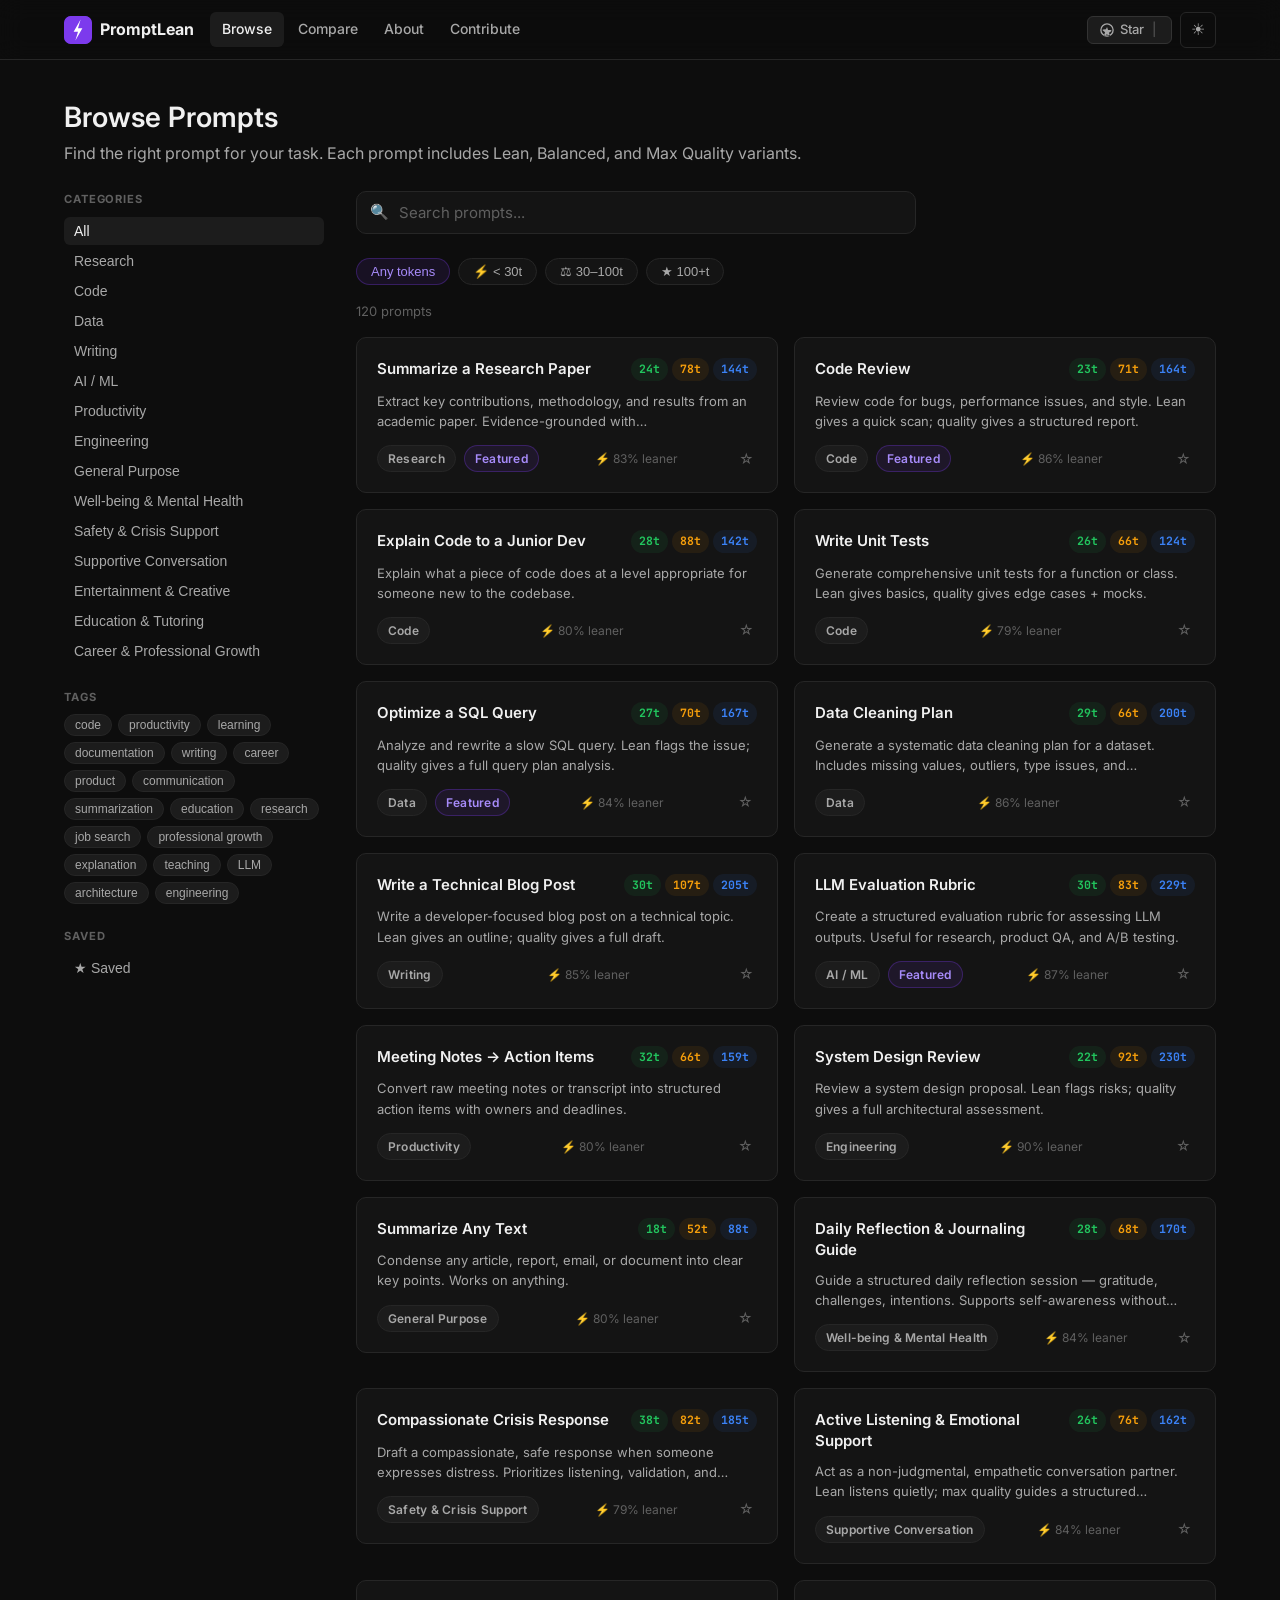
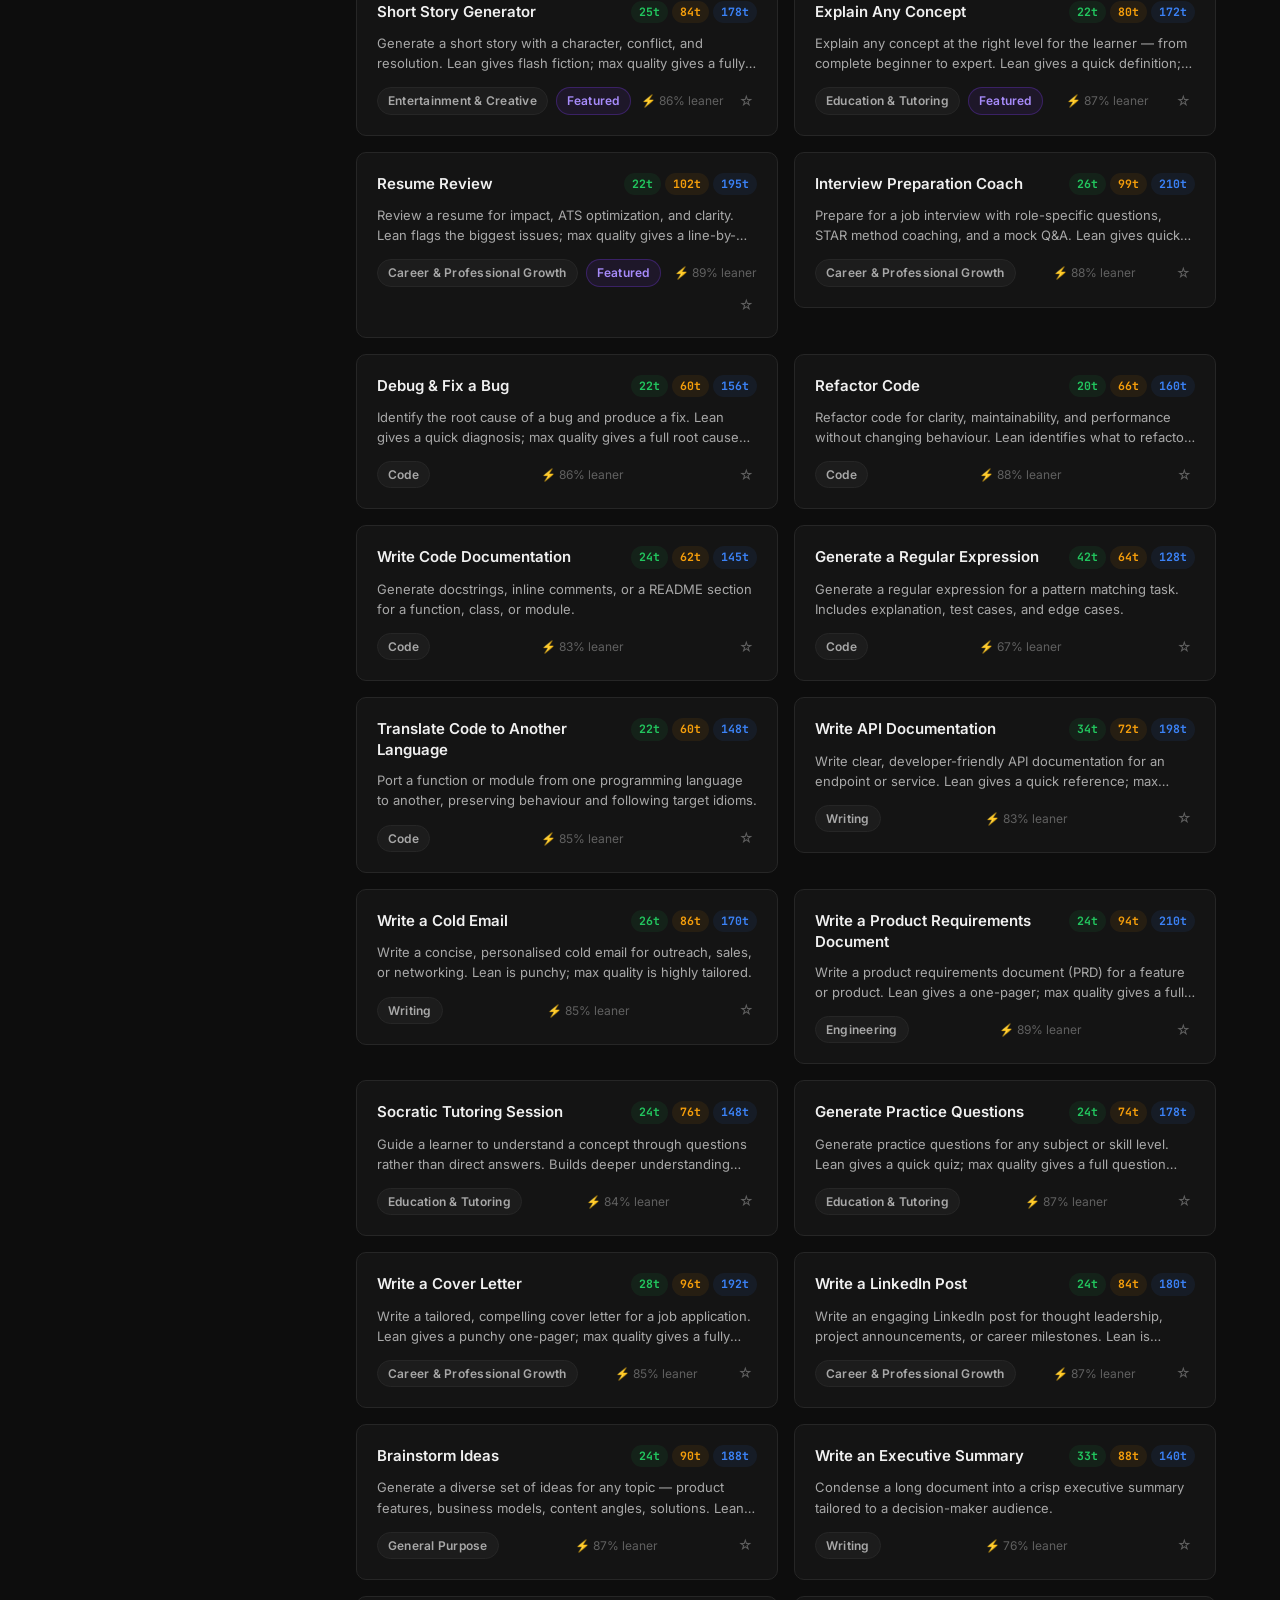
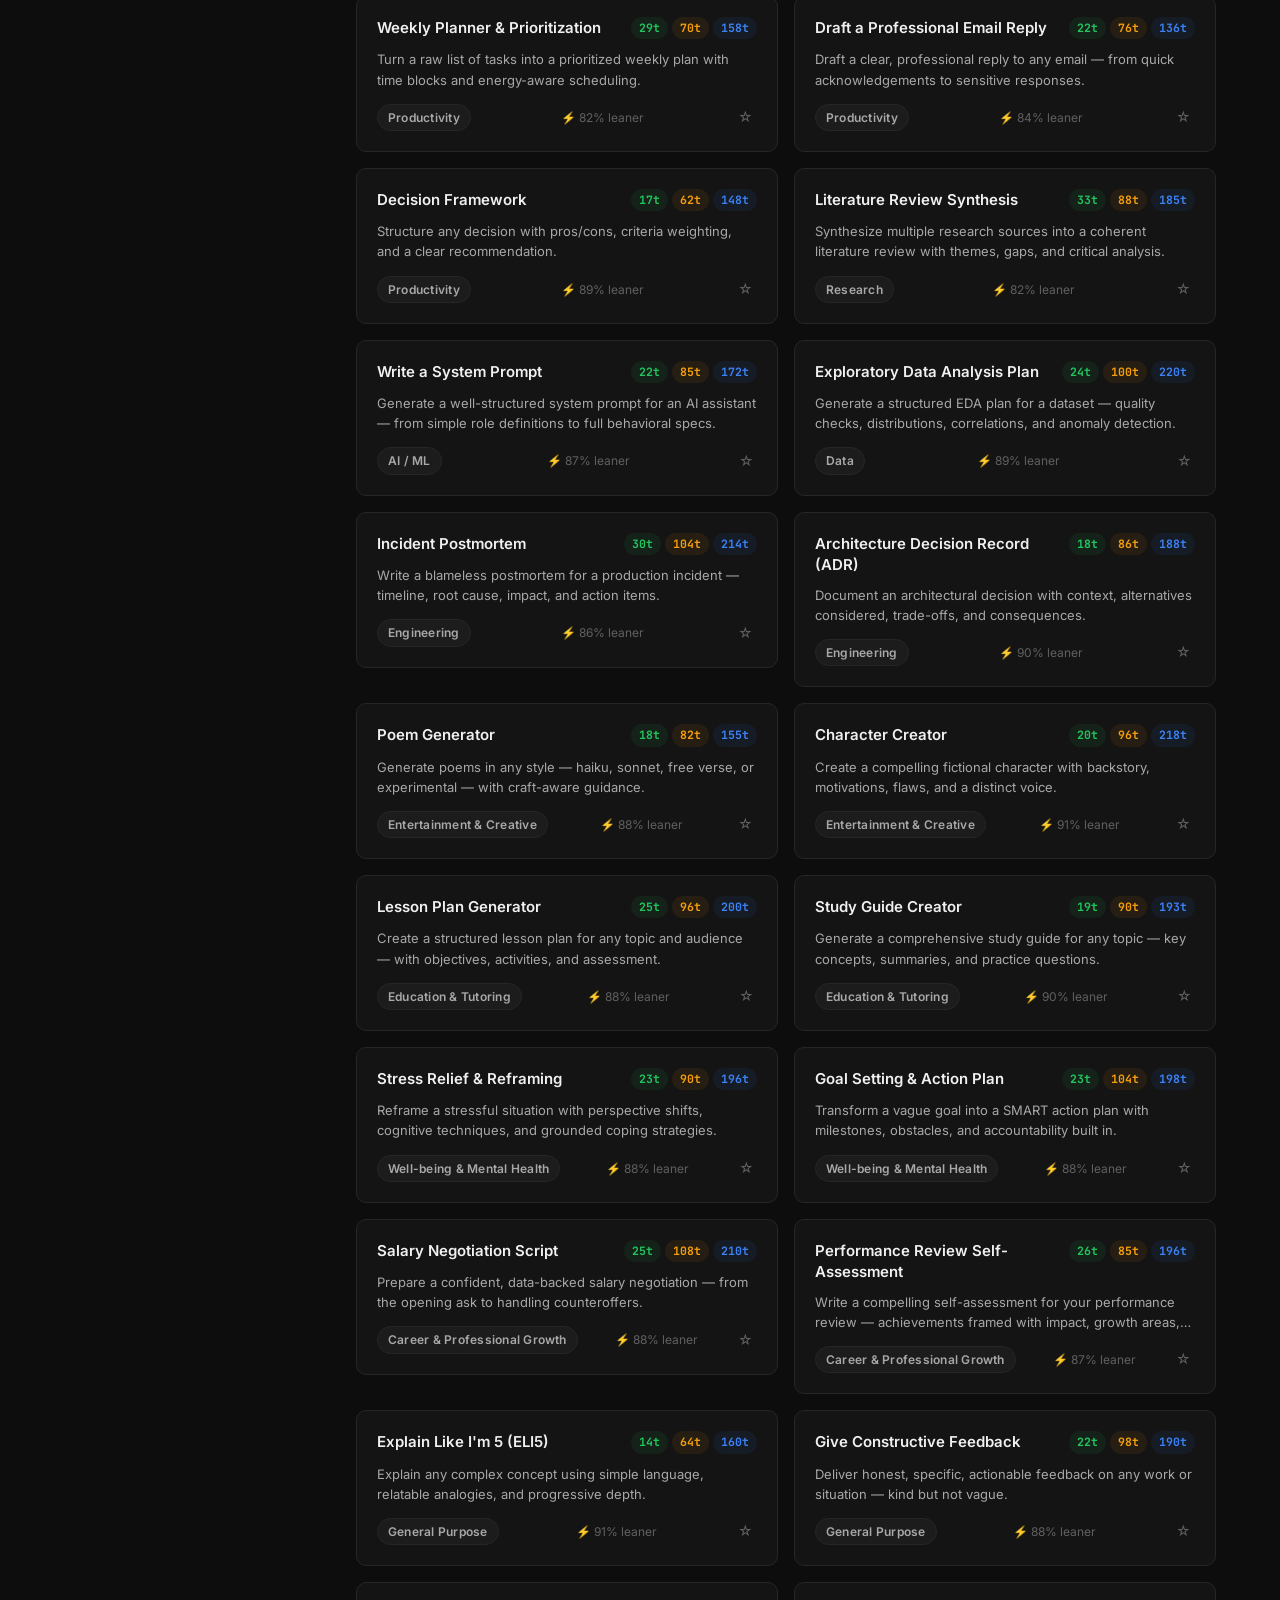
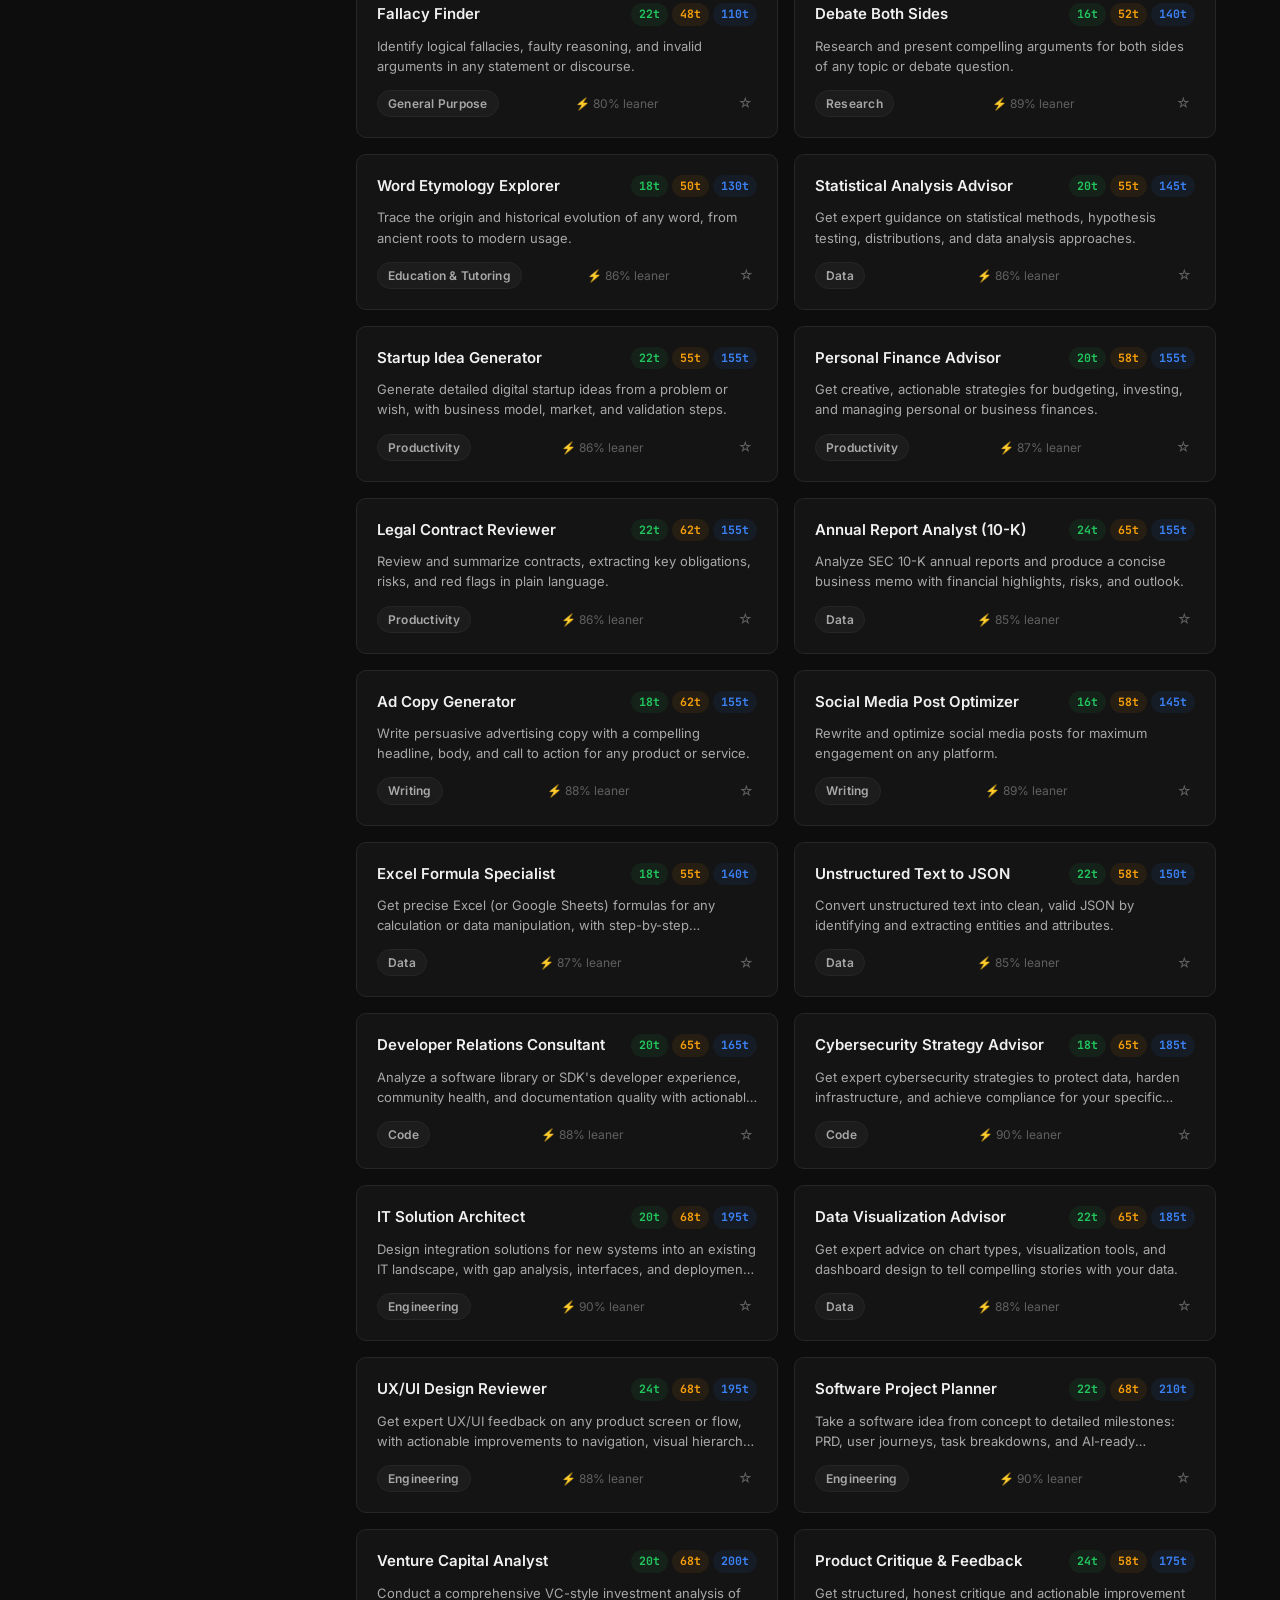
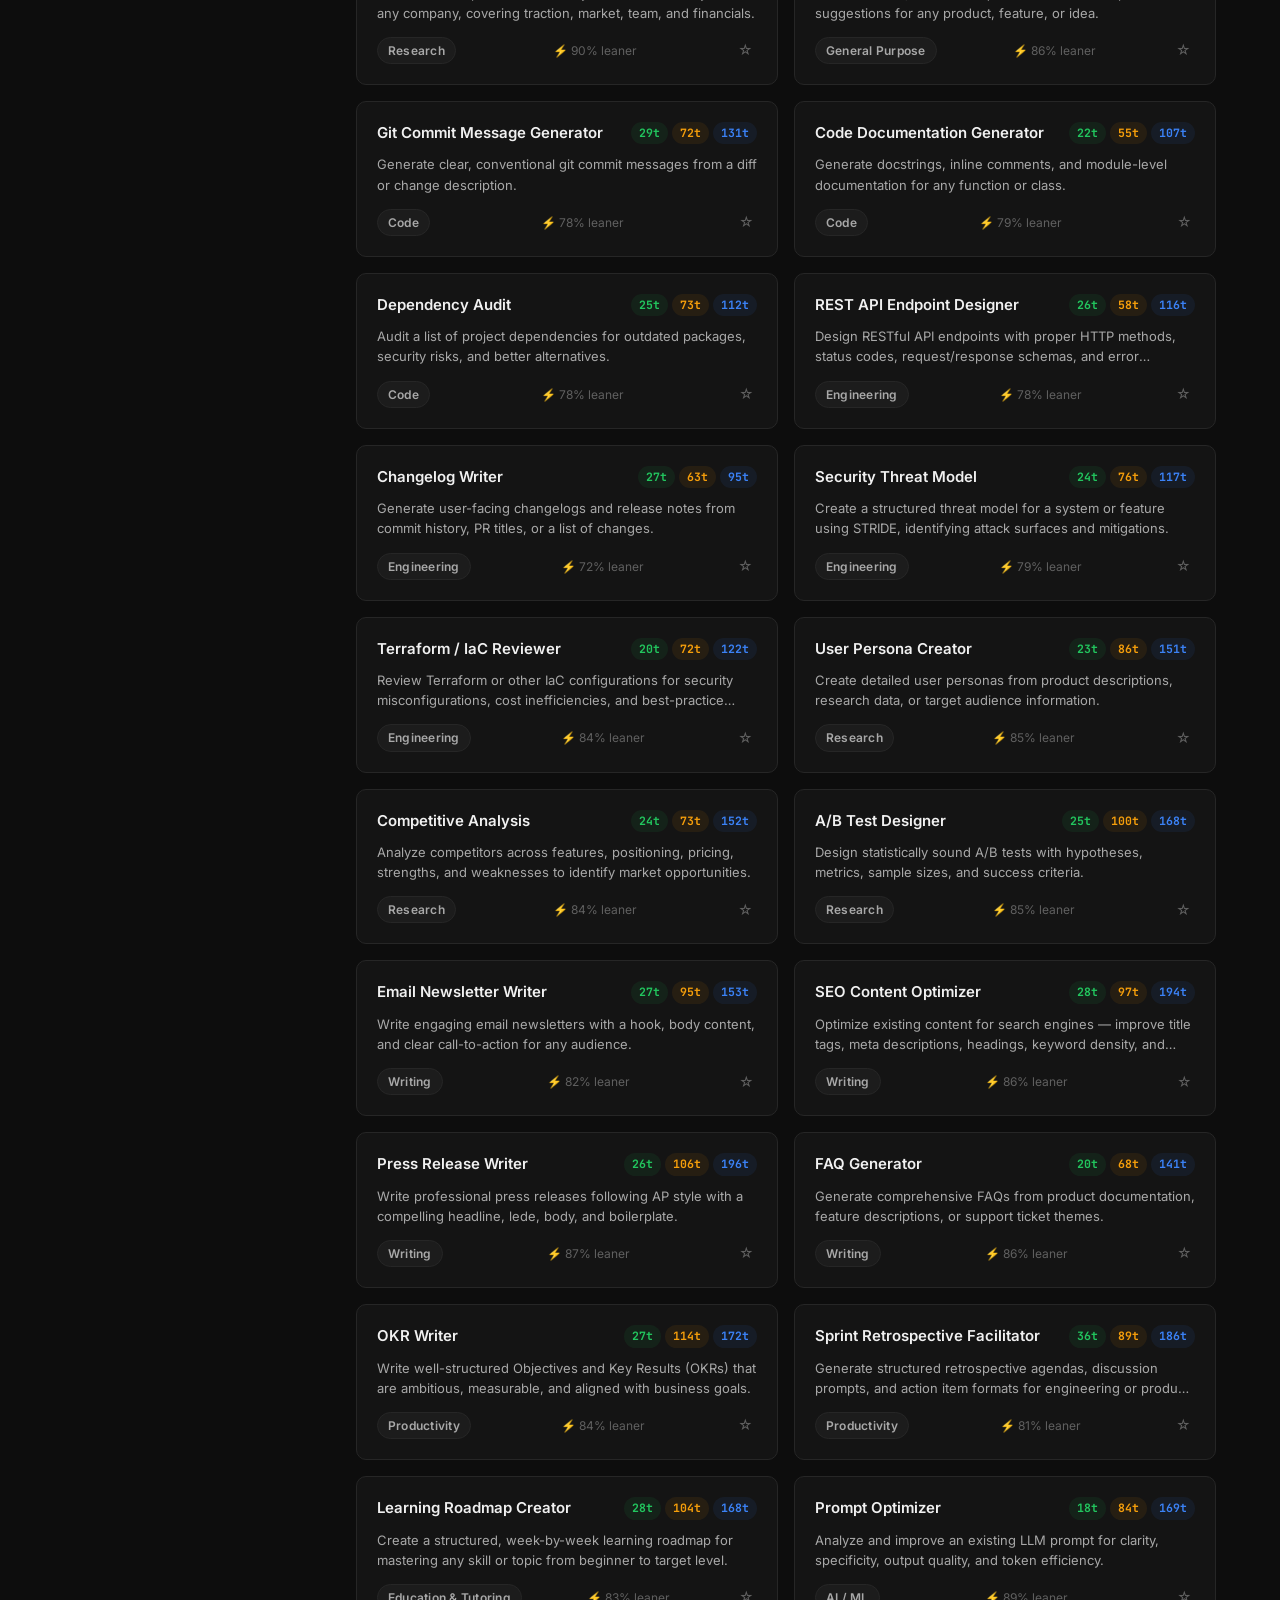
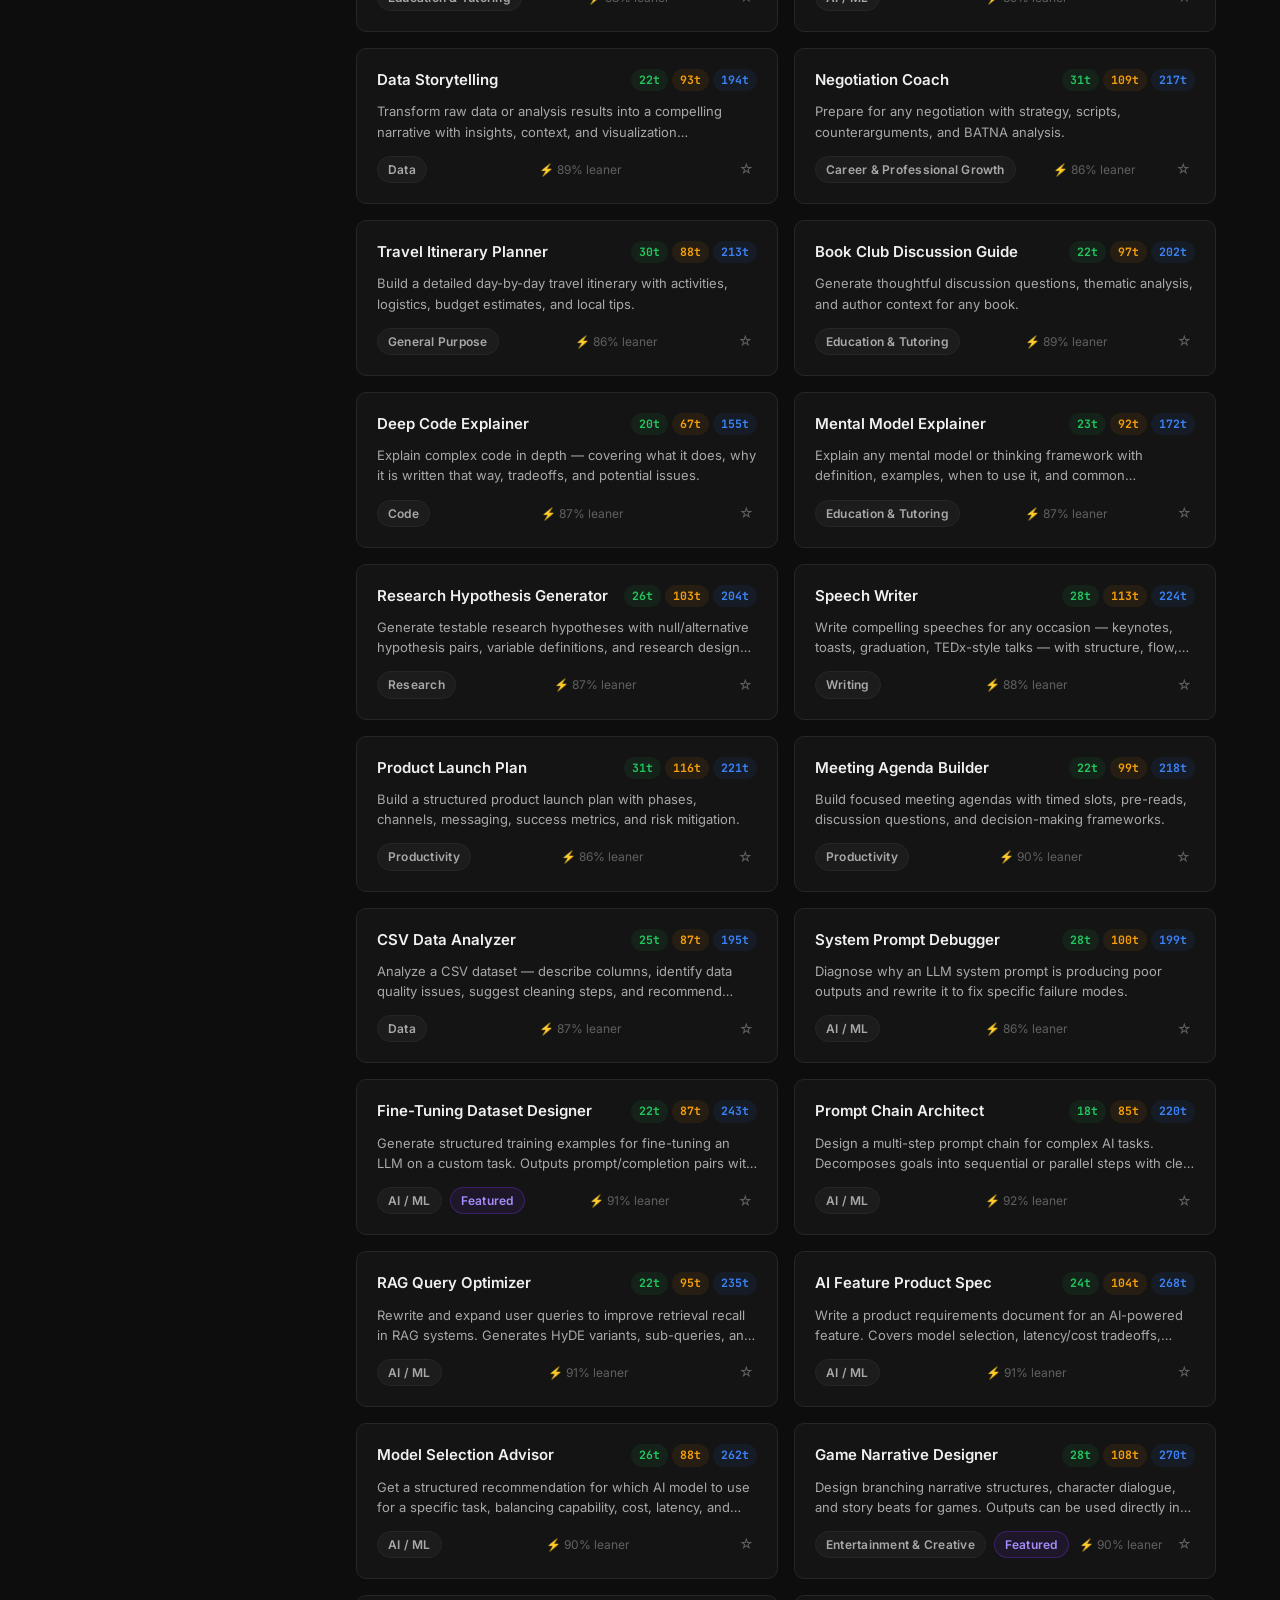
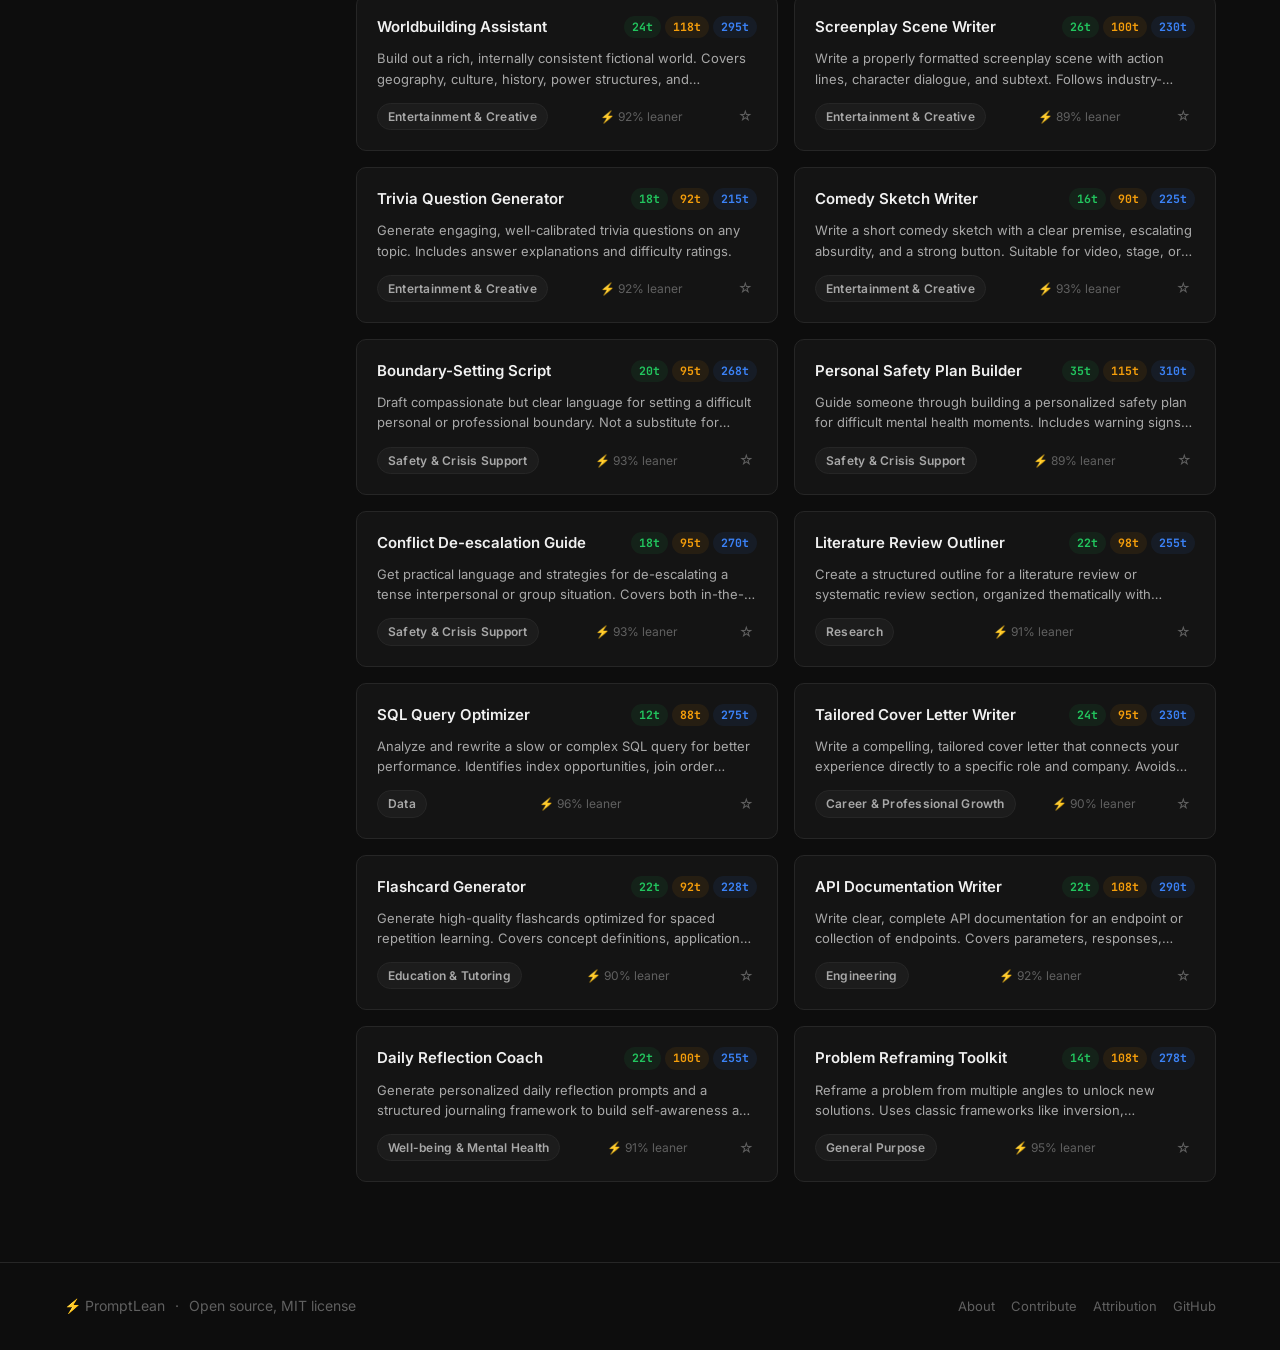
<file: prompt.html>
<!DOCTYPE html>
<html lang="en" data-theme="dark">
<head>
  <meta charset="UTF-8" />
  <link rel="icon" type="image/svg+xml" href="favicon.svg">
  <meta name="viewport" content="width=device-width, initial-scale=1.0" />
  <title>Prompt — PromptLean</title>
  <link rel="preconnect" href="https://fonts.googleapis.com">
  <link href="https://fonts.googleapis.com/css2?family=Inter:wght@400;500;600;700&family=JetBrains+Mono:wght@400;500&display=swap" rel="stylesheet">
  <link rel="stylesheet" href="assets/css/main.css">
</head>
<body>

<nav>
  <div class="nav-inner">
    <a href="index.html" class="nav-logo">
      <img src="assets/img/logo.svg" alt="PromptLean" class="nav-logo-icon" style="border-radius:7px;">
      PromptLean
    </a>
    <div class="nav-links">
      <a href="browse.html" class="nav-link">Browse</a>
      <a href="compare.html" class="nav-link">Compare</a>
      <a href="about.html" class="nav-link">About</a>
      <a href="contribute.html" class="nav-link">Contribute</a>
    </div>
    <div class="nav-actions">
      <a href="https://github.com/kishormorol/promptlean" target="_blank" rel="noopener" class="github-star-btn">
        <svg viewBox="0 0 16 16" fill="currentColor"><path d="M8 .25a7.75 7.75 0 1 0 0 15.5A7.75 7.75 0 0 0 8 .25Zm0 1.5a6.25 6.25 0 1 1 0 12.5A6.25 6.25 0 0 1 8 1.75Zm-.25 3.25a.75.75 0 0 1 .5 0l.963 2.97 3.124.022a.75.75 0 0 1 .44 1.354l-2.527 1.82.972 2.95a.75.75 0 0 1-1.154.838L8 12.845l-2.068 1.414a.75.75 0 0 1-1.154-.838l.972-2.95-2.527-1.82a.75.75 0 0 1 .44-1.354l3.124-.022L7.75 5Z"/></svg>
        <span>Star</span><span class="gh-star-sep">|</span><span id="gh-stars"></span>
      </a>
      <button class="theme-toggle" id="theme-toggle" title="Toggle theme">☀</button>
    </div>
  </div>
</nav>

<main class="page-content">
  <div class="container" id="main-content">

    <div class="breadcrumb" id="breadcrumb">
      <a href="index.html">Home</a>
      <span class="breadcrumb-sep">/</span>
      <a href="browse.html">Browse</a>
    </div>

    <div class="prompt-detail-grid">

      <!-- Left: main content -->
      <div>
        <div id="prompt-header"></div>

        <div class="divider" style="margin: 24px 0;"></div>

        <!-- Variant tabs -->
        <div class="flex-center gap-3 mb-4" style="flex-wrap: wrap; justify-content: space-between;">
          <div class="variant-tabs" id="variant-tabs"></div>
        </div>

        <!-- Prompt display -->
        <div id="variant-display"></div>

        <!-- Usage tip -->
        <div style="margin-top: 12px; padding: 10px 14px; background: var(--accent-bg); border: 1px solid var(--accent-border); border-radius: var(--radius-sm);">
          <p style="font-size: 0.8125rem; color: var(--accent-light);">
            <strong>Tip:</strong> Replace <code style="font-family: var(--font-mono);">[PLACEHOLDER]</code> values before sending. Use Lean for fast iterations, Max Quality when output will be shared externally.
          </p>
        </div>
      </div>

      <!-- Right: sidebar -->
      <aside class="sidebar">

        <!-- Token breakdown -->
        <div class="card mb-4">
          <div class="sidebar-label" style="margin-bottom: 12px;">Token Comparison</div>
          <div id="savings-bars"></div>
          <div class="divider" style="margin: 12px 0;"></div>
          <div id="token-table"></div>
        </div>

        <!-- Model notes -->
        <div class="card mb-4">
          <div class="sidebar-label" style="margin-bottom: 12px;">Model Notes</div>
          <div id="model-notes"></div>
        </div>

        <!-- Cost estimator -->
        <div class="card mb-4">
          <div class="sidebar-label" style="margin-bottom: 12px;">Cost Estimator</div>
          <div id="cost-estimator"></div>
        </div>

        <!-- Compare CTA -->
        <div style="text-align: center; padding: 16px; background: var(--bg-3); border: 1px solid var(--border); border-radius: var(--radius);">
          <div style="font-size: 0.875rem; font-weight: 600; margin-bottom: 6px;">See all variants side by side</div>
          <p style="font-size: 0.8rem; margin-bottom: 12px;">Compare Lean, Balanced, and Max Quality in one view.</p>
          <a id="compare-link" href="compare.html" class="btn btn-ghost btn-sm w-full" style="justify-content: center;">⇄ Open in Compare</a>
        </div>

      </aside>
    </div>

    <!-- Workflow chain -->
    <div id="workflow-chain"></div>

    <!-- Model × Variant Comparison -->
    <div id="model-comparison-section">
      <div class="divider" style="margin: 40px 0;"></div>
      <div class="section-header mb-4">
        <h2 class="section-title">Model × Variant Comparison</h2>
        <span style="font-size:0.8rem; color:var(--text-3);">Quality scores 1–5 · ★ = recommended variant for that model</span>
      </div>
      <div id="model-comparison-table"></div>
    </div>

    <!-- Related -->
    <div id="related-section">
      <div class="divider" style="margin: 40px 0;"></div>
      <div class="section-header mb-4">
        <h2 class="section-title">Related Prompts</h2>
        <a href="browse.html" class="btn btn-ghost btn-sm">View all →</a>
      </div>
      <div class="grid-3" id="related-grid"></div>
    </div>

  </div>
</main>

<footer>
  <div class="footer-inner">
    <div class="footer-left">
      <span>⚡ PromptLean</span>
      <span>·</span>
      <span>Open source, MIT license</span>
    </div>
    <div class="footer-links">
      <a href="about.html" class="footer-link">About</a>
      <a href="contribute.html" class="footer-link">Contribute</a>
      <a href="https://github.com/kishormorol/promptlean/blob/main/ATTRIBUTION.md" class="footer-link" target="_blank">Attribution</a>
      <a href="https://github.com/kishormorol/promptlean" class="footer-link" target="_blank">GitHub</a>
    </div>
  </div>
</footer>

<div id="toast"></div>
<script src="assets/js/main.js"></script>
<script src="assets/js/prompt.js"></script>
<script>
  // fix compare link
  document.addEventListener('DOMContentLoaded', () => {
    const id = PL.param('id');
    const cl = document.getElementById('compare-link');
    if (id && cl) cl.href = `compare.html?id=${id}`;
  });
</script>

</body>
</html>
</file>
<file: assets/css/main.css>
/* PromptLean Design System */
/* Dark mode default, light mode optional */

:root {
  --bg: #0d0d0d;
  --bg-2: #141414;
  --bg-3: #1c1c1c;
  --border: #262626;
  --border-strong: #333333;

  --text: #f0f0f0;
  --text-2: #a8a8a8;
  --text-3: #606060;

  --accent: #7c3aed;
  --accent-light: #a78bfa;
  --accent-bg: rgba(124, 58, 237, 0.1);
  --accent-border: rgba(124, 58, 237, 0.3);

  --lean: #22c55e;
  --lean-bg: rgba(34, 197, 94, 0.08);
  --lean-border: rgba(34, 197, 94, 0.25);

  --balanced: #f59e0b;
  --balanced-bg: rgba(245, 158, 11, 0.08);
  --balanced-border: rgba(245, 158, 11, 0.25);

  --quality: #3b82f6;
  --quality-bg: rgba(59, 130, 246, 0.08);
  --quality-border: rgba(59, 130, 246, 0.25);

  --radius-sm: 6px;
  --radius: 10px;
  --radius-lg: 16px;

  --font-sans: 'Inter', -apple-system, BlinkMacSystemFont, 'Segoe UI', sans-serif;
  --font-mono: 'JetBrains Mono', 'Fira Code', 'Cascadia Code', monospace;

  --nav-h: 60px;
  --max-w: 1200px;

  --transition: 150ms ease;

  --community: #e879f9;
  --community-bg: rgba(232, 121, 249, 0.08);
  --community-border: rgba(232, 121, 249, 0.25);
}

[data-theme="light"] {
  --bg: #fafafa;
  --bg-2: #ffffff;
  --bg-3: #f3f3f3;
  --border: #e5e5e5;
  --border-strong: #d0d0d0;
  --text: #111111;
  --text-2: #555555;
  --text-3: #999999;
  --accent-bg: rgba(124, 58, 237, 0.06);
  --lean-bg: rgba(34, 197, 94, 0.06);
  --balanced-bg: rgba(245, 158, 11, 0.06);
  --quality-bg: rgba(59, 130, 246, 0.06);
}

*, *::before, *::after { box-sizing: border-box; margin: 0; padding: 0; }

html { font-size: 16px; scroll-behavior: smooth; }

body {
  font-family: var(--font-sans);
  background: var(--bg);
  color: var(--text);
  line-height: 1.6;
  min-height: 100vh;
  -webkit-font-smoothing: antialiased;
}

/* ── Typography ─────────────────────────────── */
h1, h2, h3, h4 { line-height: 1.25; font-weight: 600; }
h1 { font-size: 2.5rem; }
h2 { font-size: 1.75rem; }
h3 { font-size: 1.25rem; }
h4 { font-size: 1rem; }

p { color: var(--text-2); }

a { color: var(--accent-light); text-decoration: none; transition: color var(--transition); }
a:hover { color: var(--text); }

code, .mono {
  font-family: var(--font-mono);
  font-size: 0.875em;
}

/* ── Layout ─────────────────────────────────── */
.container {
  max-width: var(--max-w);
  margin: 0 auto;
  padding: 0 24px;
}

.page-content {
  padding-top: calc(var(--nav-h) + 40px);
  padding-bottom: 80px;
  min-height: 100vh;
}

/* ── Nav ─────────────────────────────────────── */
nav {
  position: fixed;
  top: 0; left: 0; right: 0;
  height: var(--nav-h);
  background: rgba(13, 13, 13, 0.92);
  backdrop-filter: blur(12px);
  border-bottom: 1px solid var(--border);
  z-index: 100;
}

[data-theme="light"] nav {
  background: rgba(250, 250, 250, 0.92);
}

.nav-inner {
  max-width: var(--max-w);
  margin: 0 auto;
  padding: 0 24px;
  height: 100%;
  display: flex;
  align-items: center;
  gap: 8px;
}

.nav-logo {
  display: flex;
  align-items: center;
  gap: 8px;
  font-weight: 700;
  font-size: 1rem;
  color: var(--text);
  text-decoration: none;
  margin-right: 8px;
}

.nav-logo-icon {
  width: 28px;
  height: 28px;
  background: var(--accent);
  border-radius: 7px;
  display: flex;
  align-items: center;
  justify-content: center;
  font-size: 14px;
}

.nav-links {
  display: flex;
  align-items: center;
  gap: 2px;
  flex: 1;
}

.nav-link {
  padding: 6px 12px;
  border-radius: var(--radius-sm);
  font-size: 0.875rem;
  color: var(--text-2);
  transition: all var(--transition);
  font-weight: 500;
}

.nav-link:hover { color: var(--text); background: var(--bg-3); }
.nav-link.active { color: var(--text); background: var(--bg-3); }

.nav-actions {
  display: flex;
  align-items: center;
  gap: 8px;
}

.theme-toggle {
  width: 36px;
  height: 36px;
  border-radius: var(--radius-sm);
  background: transparent;
  border: 1px solid var(--border);
  color: var(--text-2);
  cursor: pointer;
  display: flex;
  align-items: center;
  justify-content: center;
  font-size: 16px;
  transition: all var(--transition);
}
.theme-toggle:hover { border-color: var(--border-strong); color: var(--text); }

.nav-cta {
  padding: 7px 16px;
  background: var(--accent);
  color: #fff;
  border-radius: var(--radius-sm);
  font-size: 0.875rem;
  font-weight: 500;
  transition: opacity var(--transition);
}
.nav-cta:hover { opacity: 0.85; color: #fff; }

.github-star-btn {
  display: inline-flex;
  align-items: center;
  gap: 6px;
  padding: 6px 12px;
  border: 1px solid var(--border-strong);
  border-radius: var(--radius-sm);
  font-size: 0.8125rem;
  font-weight: 500;
  line-height: 1;
  color: var(--text-2);
  background: var(--bg-3);
  transition: border-color var(--transition), color var(--transition), background var(--transition);
  white-space: nowrap;
}
.github-star-btn:hover {
  border-color: #f59e0b;
  color: #f59e0b;
  background: rgba(245,158,11,0.08);
}
.github-star-btn svg { width: 14px; height: 14px; flex-shrink: 0; display: block; }
.gh-star-sep { opacity: 0.35; margin: 0 2px; }
#gh-stars:empty { display: none; }

/* ── Buttons ─────────────────────────────────── */
.btn {
  display: inline-flex;
  align-items: center;
  gap: 6px;
  padding: 9px 18px;
  border-radius: var(--radius-sm);
  font-size: 0.875rem;
  font-weight: 500;
  cursor: pointer;
  border: none;
  transition: all var(--transition);
  text-decoration: none;
  white-space: nowrap;
}

.btn-primary {
  background: var(--accent);
  color: #fff;
}
.btn-primary:hover { opacity: 0.85; color: #fff; }

.btn-secondary {
  background: var(--bg-3);
  color: var(--text);
  border: 1px solid var(--border);
}
.btn-secondary:hover { border-color: var(--border-strong); color: var(--text); }

.btn-ghost {
  background: transparent;
  color: var(--text-2);
  border: 1px solid var(--border);
}
.btn-ghost:hover { border-color: var(--border-strong); color: var(--text); }

.btn-lg { padding: 12px 24px; font-size: 1rem; border-radius: var(--radius); }
.btn-sm { padding: 5px 12px; font-size: 0.8rem; }

/* ── Badges ──────────────────────────────────── */
.badge {
  display: inline-flex;
  align-items: center;
  gap: 4px;
  padding: 3px 10px;
  border-radius: 999px;
  font-size: 0.75rem;
  font-weight: 600;
  letter-spacing: 0.02em;
}

.badge-lean {
  background: var(--lean-bg);
  color: var(--lean);
  border: 1px solid var(--lean-border);
}

.badge-balanced {
  background: var(--balanced-bg);
  color: var(--balanced);
  border: 1px solid var(--balanced-border);
}

.badge-quality {
  background: var(--quality-bg);
  color: var(--quality);
  border: 1px solid var(--quality-border);
}

.badge-cat {
  background: var(--bg-3);
  color: var(--text-2);
  border: 1px solid var(--border);
}

.badge-featured {
  background: var(--accent-bg);
  color: var(--accent-light);
  border: 1px solid var(--accent-border);
}

/* ── Token pill ──────────────────────────────── */
.token-pill {
  display: inline-flex;
  align-items: center;
  gap: 4px;
  padding: 2px 8px;
  border-radius: 999px;
  font-size: 0.72rem;
  font-weight: 700;
  font-family: var(--font-mono);
}
.token-pill.lean { background: var(--lean-bg); color: var(--lean); }
.token-pill.balanced { background: var(--balanced-bg); color: var(--balanced); }
.token-pill.quality { background: var(--quality-bg); color: var(--quality); }

/* ── Cards ───────────────────────────────────── */
.card {
  background: var(--bg-2);
  border: 1px solid var(--border);
  border-radius: var(--radius);
  padding: 20px;
  transition: border-color var(--transition), box-shadow var(--transition);
}

.card:hover {
  border-color: var(--border-strong);
}

.card-link {
  display: block;
  text-decoration: none;
  color: inherit;
}

.card-link:hover .card { border-color: var(--accent-border); }
.card-link:hover .card-title { color: var(--accent-light); }

.card-header {
  display: flex;
  align-items: flex-start;
  justify-content: space-between;
  gap: 12px;
  margin-bottom: 10px;
}

.card-title {
  font-size: 0.9375rem;
  font-weight: 600;
  color: var(--text);
  transition: color var(--transition);
  line-height: 1.4;
}

.card-desc {
  font-size: 0.8125rem;
  color: var(--text-2);
  line-height: 1.55;
  margin-bottom: 14px;
  display: -webkit-box;
  -webkit-line-clamp: 2;
  -webkit-box-orient: vertical;
  overflow: hidden;
}

.card-meta {
  display: flex;
  align-items: center;
  gap: 8px;
  flex-wrap: wrap;
}

.card-tokens {
  display: flex;
  gap: 4px;
  margin-left: auto;
}

/* ── Grid layouts ─────────────────────────────── */
.grid-3 {
  display: grid;
  grid-template-columns: repeat(auto-fill, minmax(320px, 1fr));
  gap: 16px;
}

.grid-2 {
  display: grid;
  grid-template-columns: repeat(auto-fill, minmax(480px, 1fr));
  gap: 20px;
}

/* ── Search & Filters ────────────────────────── */
.search-bar {
  position: relative;
  max-width: 560px;
}

.search-input {
  width: 100%;
  padding: 11px 16px 11px 42px;
  background: var(--bg-2);
  border: 1px solid var(--border);
  border-radius: var(--radius);
  color: var(--text);
  font-size: 0.9375rem;
  font-family: var(--font-sans);
  outline: none;
  transition: border-color var(--transition);
}

.search-input:focus { border-color: var(--accent); }
.search-input::placeholder { color: var(--text-3); }

.search-icon {
  position: absolute;
  left: 14px;
  top: 50%;
  transform: translateY(-50%);
  color: var(--text-3);
  pointer-events: none;
  font-size: 15px;
}

.filter-row {
  display: flex;
  align-items: center;
  gap: 8px;
  flex-wrap: wrap;
}

.filter-btn {
  padding: 5px 14px;
  border-radius: 999px;
  font-size: 0.8125rem;
  font-weight: 500;
  background: var(--bg-2);
  border: 1px solid var(--border);
  color: var(--text-2);
  cursor: pointer;
  transition: all var(--transition);
}

.filter-btn:hover { border-color: var(--border-strong); color: var(--text); }
.filter-btn.active { background: var(--accent-bg); border-color: var(--accent-border); color: var(--accent-light); }

/* ── Prompt viewer ───────────────────────────── */
.prompt-block {
  background: var(--bg-3);
  border: 1px solid var(--border);
  border-radius: var(--radius);
  overflow: hidden;
}

.prompt-block-header {
  padding: 10px 16px;
  border-bottom: 1px solid var(--border);
  display: flex;
  align-items: center;
  justify-content: space-between;
  gap: 12px;
}

.prompt-block-meta {
  display: flex;
  align-items: center;
  gap: 8px;
}

.prompt-block-actions {
  display: flex;
  gap: 6px;
}

.prompt-text {
  padding: 16px;
  font-family: var(--font-mono);
  font-size: 0.8125rem;
  line-height: 1.7;
  color: var(--text);
  white-space: pre-wrap;
  word-break: break-word;
}

/* ── Variant tabs ────────────────────────────── */
.variant-tabs {
  display: flex;
  gap: 4px;
  padding: 4px;
  background: var(--bg-3);
  border-radius: var(--radius);
  border: 1px solid var(--border);
  width: fit-content;
}

.variant-tab {
  padding: 6px 16px;
  border-radius: 7px;
  font-size: 0.8125rem;
  font-weight: 500;
  cursor: pointer;
  border: none;
  background: transparent;
  color: var(--text-2);
  transition: all var(--transition);
}

.variant-tab.active-lean { background: var(--lean-bg); color: var(--lean); }
.variant-tab.active-balanced { background: var(--balanced-bg); color: var(--balanced); }
.variant-tab.active-quality { background: var(--quality-bg); color: var(--quality); }

/* ── Copy button ─────────────────────────────── */
.copy-btn {
  display: inline-flex;
  align-items: center;
  gap: 5px;
  padding: 5px 10px;
  border-radius: var(--radius-sm);
  font-size: 0.75rem;
  font-weight: 500;
  background: var(--bg-2);
  border: 1px solid var(--border);
  color: var(--text-2);
  cursor: pointer;
  transition: all var(--transition);
}

.copy-btn:hover { border-color: var(--border-strong); color: var(--text); }
.copy-btn.copied { background: var(--lean-bg); border-color: var(--lean-border); color: var(--lean); }

/* ── Stat blocks ─────────────────────────────── */
.stat-grid {
  display: grid;
  grid-template-columns: repeat(auto-fit, minmax(160px, 1fr));
  gap: 12px;
}

.stat-card {
  background: var(--bg-2);
  border: 1px solid var(--border);
  border-radius: var(--radius);
  padding: 16px 20px;
}

.stat-value {
  font-size: 1.75rem;
  font-weight: 700;
  color: var(--text);
  line-height: 1;
  font-family: var(--font-mono);
}

.stat-label {
  font-size: 0.8rem;
  color: var(--text-3);
  margin-top: 4px;
}

/* ── Token savings bar ───────────────────────── */
.savings-bar {
  height: 6px;
  background: var(--bg-3);
  border-radius: 999px;
  overflow: hidden;
}

.savings-fill {
  height: 100%;
  background: var(--lean);
  border-radius: 999px;
  transition: width 0.4s ease;
}

/* ── Hero section ────────────────────────────── */
.hero {
  padding: 80px 0 60px;
  text-align: center;
}

.hero-eyebrow {
  display: inline-flex;
  align-items: center;
  gap: 6px;
  padding: 4px 12px;
  background: var(--accent-bg);
  border: 1px solid var(--accent-border);
  border-radius: 999px;
  font-size: 0.75rem;
  font-weight: 600;
  color: var(--accent-light);
  letter-spacing: 0.05em;
  text-transform: uppercase;
  margin-bottom: 24px;
}

.hero h1 {
  font-size: 3rem;
  font-weight: 700;
  line-height: 1.15;
  margin-bottom: 20px;
  letter-spacing: -0.02em;
}

.hero h1 em {
  font-style: normal;
  background: linear-gradient(135deg, var(--accent-light) 0%, #c084fc 100%);
  -webkit-background-clip: text;
  -webkit-text-fill-color: transparent;
  background-clip: text;
}

.hero-sub {
  font-size: 1.125rem;
  color: var(--text-2);
  max-width: 540px;
  margin: 0 auto 32px;
}

.hero-actions {
  display: flex;
  gap: 12px;
  justify-content: center;
  flex-wrap: wrap;
}

/* ── Section headers ─────────────────────────── */
.section-header {
  display: flex;
  align-items: center;
  justify-content: space-between;
  margin-bottom: 20px;
}

.section-title {
  font-size: 1.25rem;
  font-weight: 600;
}

/* ── Divider ─────────────────────────────────── */
.divider {
  height: 1px;
  background: var(--border);
  margin: 40px 0;
}

/* ── Empty state ─────────────────────────────── */
.empty-state {
  text-align: center;
  padding: 60px 20px;
  color: var(--text-3);
}

.empty-state-icon { font-size: 2.5rem; margin-bottom: 12px; }
.empty-state h3 { color: var(--text-2); margin-bottom: 6px; }

/* ── Toast ───────────────────────────────────── */
#toast {
  position: fixed;
  bottom: 24px;
  right: 24px;
  background: var(--bg-3);
  border: 1px solid var(--border-strong);
  border-radius: var(--radius);
  padding: 10px 16px;
  font-size: 0.875rem;
  color: var(--text);
  z-index: 999;
  opacity: 0;
  transform: translateY(8px);
  transition: all 0.2s ease;
  pointer-events: none;
}

#toast.show {
  opacity: 1;
  transform: translateY(0);
}

/* ── Footer ──────────────────────────────────── */
footer {
  border-top: 1px solid var(--border);
  padding: 32px 0;
  margin-top: auto;
}

.footer-inner {
  max-width: var(--max-w);
  margin: 0 auto;
  padding: 0 24px;
  display: flex;
  align-items: center;
  justify-content: space-between;
  gap: 16px;
  flex-wrap: wrap;
}

.footer-left {
  display: flex;
  align-items: center;
  gap: 10px;
  font-size: 0.875rem;
  color: var(--text-3);
}

.footer-links {
  display: flex;
  gap: 16px;
}

.footer-link {
  font-size: 0.8125rem;
  color: var(--text-3);
  transition: color var(--transition);
}

.footer-link:hover { color: var(--text-2); }

/* ── Compare layout ──────────────────────────── */
.compare-grid {
  display: grid;
  grid-template-columns: 1fr 1fr 1fr;
  gap: 16px;
}

.compare-col {
  background: var(--bg-2);
  border: 1px solid var(--border);
  border-radius: var(--radius);
  overflow: hidden;
}

.compare-col-header {
  padding: 12px 16px;
  border-bottom: 1px solid var(--border);
  display: flex;
  align-items: center;
  justify-content: space-between;
}

.compare-col-body {
  padding: 14px 16px;
}

/* ── Sidebar layout ──────────────────────────── */
.layout-sidebar {
  display: grid;
  grid-template-columns: 260px 1fr;
  gap: 32px;
  align-items: start;
}

.sidebar {
  position: sticky;
  top: calc(var(--nav-h) + 24px);
}

.sidebar-section {
  margin-bottom: 24px;
}

.sidebar-label {
  font-size: 0.7rem;
  font-weight: 700;
  letter-spacing: 0.08em;
  text-transform: uppercase;
  color: var(--text-3);
  margin-bottom: 8px;
}

.sidebar-item {
  display: block;
  padding: 6px 10px;
  border-radius: var(--radius-sm);
  font-size: 0.875rem;
  color: var(--text-2);
  cursor: pointer;
  transition: all var(--transition);
  border: none;
  background: none;
  width: 100%;
  text-align: left;
}
.sidebar-item:hover { color: var(--text); background: var(--bg-3); }
.sidebar-item.active { color: var(--text); background: var(--bg-3); }

/* ── Tag cloud ───────────────────────────────── */
.tag-wrap {
  display: flex;
  gap: 6px;
  flex-wrap: wrap;
}

.tag {
  padding: 3px 10px;
  border-radius: 999px;
  font-size: 0.75rem;
  background: var(--bg-3);
  border: 1px solid var(--border);
  color: var(--text-2);
  cursor: pointer;
  transition: all var(--transition);
}

.tag:hover, .tag.active {
  background: var(--accent-bg);
  border-color: var(--accent-border);
  color: var(--accent-light);
}

/* ── Results count ───────────────────────────── */
.results-meta {
  font-size: 0.8125rem;
  color: var(--text-3);
  margin-bottom: 16px;
}

/* ── Breadcrumb ──────────────────────────────── */
.breadcrumb {
  display: flex;
  align-items: center;
  gap: 6px;
  font-size: 0.8125rem;
  color: var(--text-3);
  margin-bottom: 20px;
}

.breadcrumb a { color: var(--text-3); }
.breadcrumb a:hover { color: var(--text-2); }
.breadcrumb-sep { color: var(--text-3); }

/* ── Responsive ──────────────────────────────── */
@media (max-width: 768px) {
  .hero h1 { font-size: 2rem; }
  .grid-3 { grid-template-columns: 1fr; }
  .compare-grid { grid-template-columns: 1fr; }
  .layout-sidebar { grid-template-columns: 1fr; }
  .sidebar { position: static; }
  .container { padding: 0 16px; }
  .nav-links .nav-link:not(.active) { display: none; }
}

/* ── Utility ─────────────────────────────────── */
.flex { display: flex; }
.flex-center { display: flex; align-items: center; }
.gap-2 { gap: 8px; }
.gap-3 { gap: 12px; }
.gap-4 { gap: 16px; }
.mb-2 { margin-bottom: 8px; }
.mb-3 { margin-bottom: 12px; }
.mb-4 { margin-bottom: 16px; }
.mb-6 { margin-bottom: 24px; }
.mb-8 { margin-bottom: 32px; }
.mt-auto { margin-top: auto; }
.ml-auto { margin-left: auto; }
.text-2 { color: var(--text-2); }
.text-3 { color: var(--text-3); }
.text-sm { font-size: 0.875rem; }
.text-xs { font-size: 0.75rem; }
.font-mono { font-family: var(--font-mono); }
.w-full { width: 100%; }
.hidden { display: none !important; }

/* ── Prompt detail layout ────────────────────── */
.prompt-detail-grid {
  display: grid;
  grid-template-columns: 1fr 300px;
  gap: 40px;
  align-items: start;
}

/* ── Placeholder highlighting ────────────────── */
.prompt-text .ph {
  color: var(--accent-light);
  background: var(--accent-bg);
  border-radius: 3px;
  padding: 0 2px;
  font-style: italic;
}

@media (max-width: 860px) {
  .prompt-detail-grid {
    grid-template-columns: 1fr;
  }
  .prompt-detail-grid aside.sidebar {
    position: static;
  }
}

/* ── Favorite star ───────────────────────────── */
.fav-btn {
  display: inline-flex;
  align-items: center;
  justify-content: center;
  width: 22px;
  height: 22px;
  border-radius: 4px;
  cursor: pointer;
  color: var(--text-3);
  font-size: 14px;
  transition: color var(--transition), transform var(--transition);
  user-select: none;
  flex-shrink: 0;
  margin-left: auto;
}
.fav-btn:hover { color: #f59e0b; transform: scale(1.15); }
.fav-btn.active { color: #f59e0b; }

/* ── Popular badge ───────────────────────────── */
.badge-popular {
  background: rgba(245, 158, 11, 0.1);
  color: #f59e0b;
  border: 1px solid rgba(245, 158, 11, 0.25);
}

/* ── Playground ──────────────────────────────── */
.playground {
  border: 1px solid var(--accent-border);
  border-radius: var(--radius);
  background: var(--accent-bg);
  overflow: hidden;
}

.playground-header {
  padding: 10px 14px;
  display: flex;
  align-items: center;
  justify-content: space-between;
  border-bottom: 1px solid var(--accent-border);
  gap: 12px;
}

.playground-body {
  padding: 14px;
}

.playground-inputs {
  display: grid;
  grid-template-columns: repeat(auto-fill, minmax(180px, 1fr));
  gap: 10px;
  margin-bottom: 12px;
}

.playground-field label {
  display: block;
  font-size: 0.72rem;
  font-weight: 700;
  color: var(--accent-light);
  margin-bottom: 4px;
  font-family: var(--font-mono);
  letter-spacing: 0.03em;
}

.playground-input {
  width: 100%;
  padding: 6px 10px;
  background: var(--bg-2);
  border: 1px solid var(--accent-border);
  border-radius: var(--radius-sm);
  color: var(--text);
  font-size: 0.8125rem;
  font-family: var(--font-sans);
  outline: none;
  transition: border-color var(--transition);
}
.playground-input:focus { border-color: var(--accent-light); }

.playground-preview {
  background: var(--bg-2);
  border: 1px solid var(--border);
  border-radius: var(--radius-sm);
  padding: 12px 14px;
  font-family: var(--font-mono);
  font-size: 0.8125rem;
  line-height: 1.7;
  white-space: pre-wrap;
  word-break: break-word;
  color: var(--text);
  min-height: 60px;
}

/* ── Diff view ───────────────────────────────── */
.diff-grid {
  display: grid;
  grid-template-columns: 1fr 1fr;
  gap: 12px;
}

.diff-panel {
  border: 1px solid var(--border);
  border-radius: var(--radius);
  overflow: hidden;
}

.diff-header {
  padding: 8px 12px;
  border-bottom: 1px solid var(--border);
  background: var(--bg-3);
  display: flex;
  align-items: center;
  justify-content: space-between;
  gap: 8px;
}

.diff-body {
  padding: 14px;
  font-family: var(--font-mono);
  font-size: 0.8125rem;
  line-height: 1.7;
  white-space: pre-wrap;
  word-break: break-word;
  color: var(--text);
}

.diff-remove {
  background: rgba(239, 68, 68, 0.15);
  color: #f87171;
  border-radius: 2px;
  text-decoration: line-through;
  text-decoration-color: rgba(239, 68, 68, 0.4);
}

.diff-add {
  background: rgba(34, 197, 94, 0.15);
  color: #4ade80;
  border-radius: 2px;
}

@media (max-width: 640px) {
  .diff-grid { grid-template-columns: 1fr; }
}

/* ── Cost estimator ──────────────────────────── */
.cost-row {
  display: flex;
  justify-content: space-between;
  align-items: center;
  padding: 6px 0;
  border-top: 1px solid var(--border);
}

.cost-select {
  width: 100%;
  padding: 7px 10px;
  background: var(--bg-3);
  border: 1px solid var(--border);
  border-radius: var(--radius-sm);
  color: var(--text);
  font-size: 0.8125rem;
  font-family: var(--font-sans);
  outline: none;
  cursor: pointer;
  margin-bottom: 4px;
  transition: border-color var(--transition);
}
.cost-select:focus { border-color: var(--accent); }

/* ── Community variants ──────────────────────── */
.badge-community {
  background: var(--community-bg);
  color: var(--community);
  border: 1px solid var(--community-border);
}

.token-pill.community {
  background: var(--community-bg);
  color: var(--community);
}

.community-tab {
  color: var(--community);
}

.variant-tab.active-community {
  background: var(--community-bg);
  color: var(--community);
}

/* ── Workflow chain ──────────────────────────── */
.workflow-steps {
  display: flex;
  align-items: center;
  gap: 6px;
  flex-wrap: wrap;
}

.workflow-step {
  display: inline-flex;
  align-items: center;
  gap: 8px;
  padding: 8px 14px;
  border-radius: var(--radius);
  border: 1px solid var(--border);
  color: var(--text-2);
  text-decoration: none;
  font-size: 0.8125rem;
  background: var(--bg-2);
  transition: all var(--transition);
  white-space: nowrap;
}
.workflow-step:hover { border-color: var(--accent-border); color: var(--accent-light); }
.workflow-step.current { border-color: var(--accent-border); background: var(--accent-bg); color: var(--accent-light); }
.workflow-step.done { border-color: var(--lean-border); background: var(--lean-bg); color: var(--lean); }

.workflow-step-num {
  width: 20px;
  height: 20px;
  border-radius: 50%;
  background: var(--bg-3);
  display: flex;
  align-items: center;
  justify-content: center;
  font-size: 0.7rem;
  font-weight: 700;
  flex-shrink: 0;
}
.workflow-step.current .workflow-step-num { background: var(--accent); color: #fff; }
.workflow-step.done    .workflow-step-num { background: var(--lean);   color: #fff; }

.workflow-arrow {
  color: var(--text-3);
  font-size: 1rem;
  flex-shrink: 0;
  line-height: 1;
}

/* ── Prompt builder form ─────────────────────── */
.builder-field {
  display: flex;
  flex-direction: column;
}

.builder-label {
  font-size: 0.75rem;
  font-weight: 700;
  color: var(--text-3);
  letter-spacing: 0.05em;
  text-transform: uppercase;
  margin-bottom: 6px;
}

.builder-input {
  width: 100%;
  padding: 8px 12px;
  background: var(--bg-3);
  border: 1px solid var(--border);
  border-radius: var(--radius-sm);
  color: var(--text);
  font-size: 0.875rem;
  font-family: var(--font-sans);
  outline: none;
  transition: border-color var(--transition);
}
.builder-input:focus { border-color: var(--accent); }
.builder-input::placeholder { color: var(--text-3); }

.builder-textarea {
  font-family: var(--font-mono);
  font-size: 0.8125rem;
  resize: vertical;
  line-height: 1.6;
}

.builder-token-count {
  font-size: 0.72rem;
  font-family: var(--font-mono);
  font-weight: 700;
  color: var(--text-3);
  background: var(--bg-3);
  border: 1px solid var(--border);
  border-radius: 999px;
  padding: 1px 8px;
}

@media (max-width: 580px) {
  .builder-field + .builder-field { margin-top: 0; }
  [style*="grid-template-columns: 1fr 1fr"] { grid-template-columns: 1fr !important; }
}
</file>
